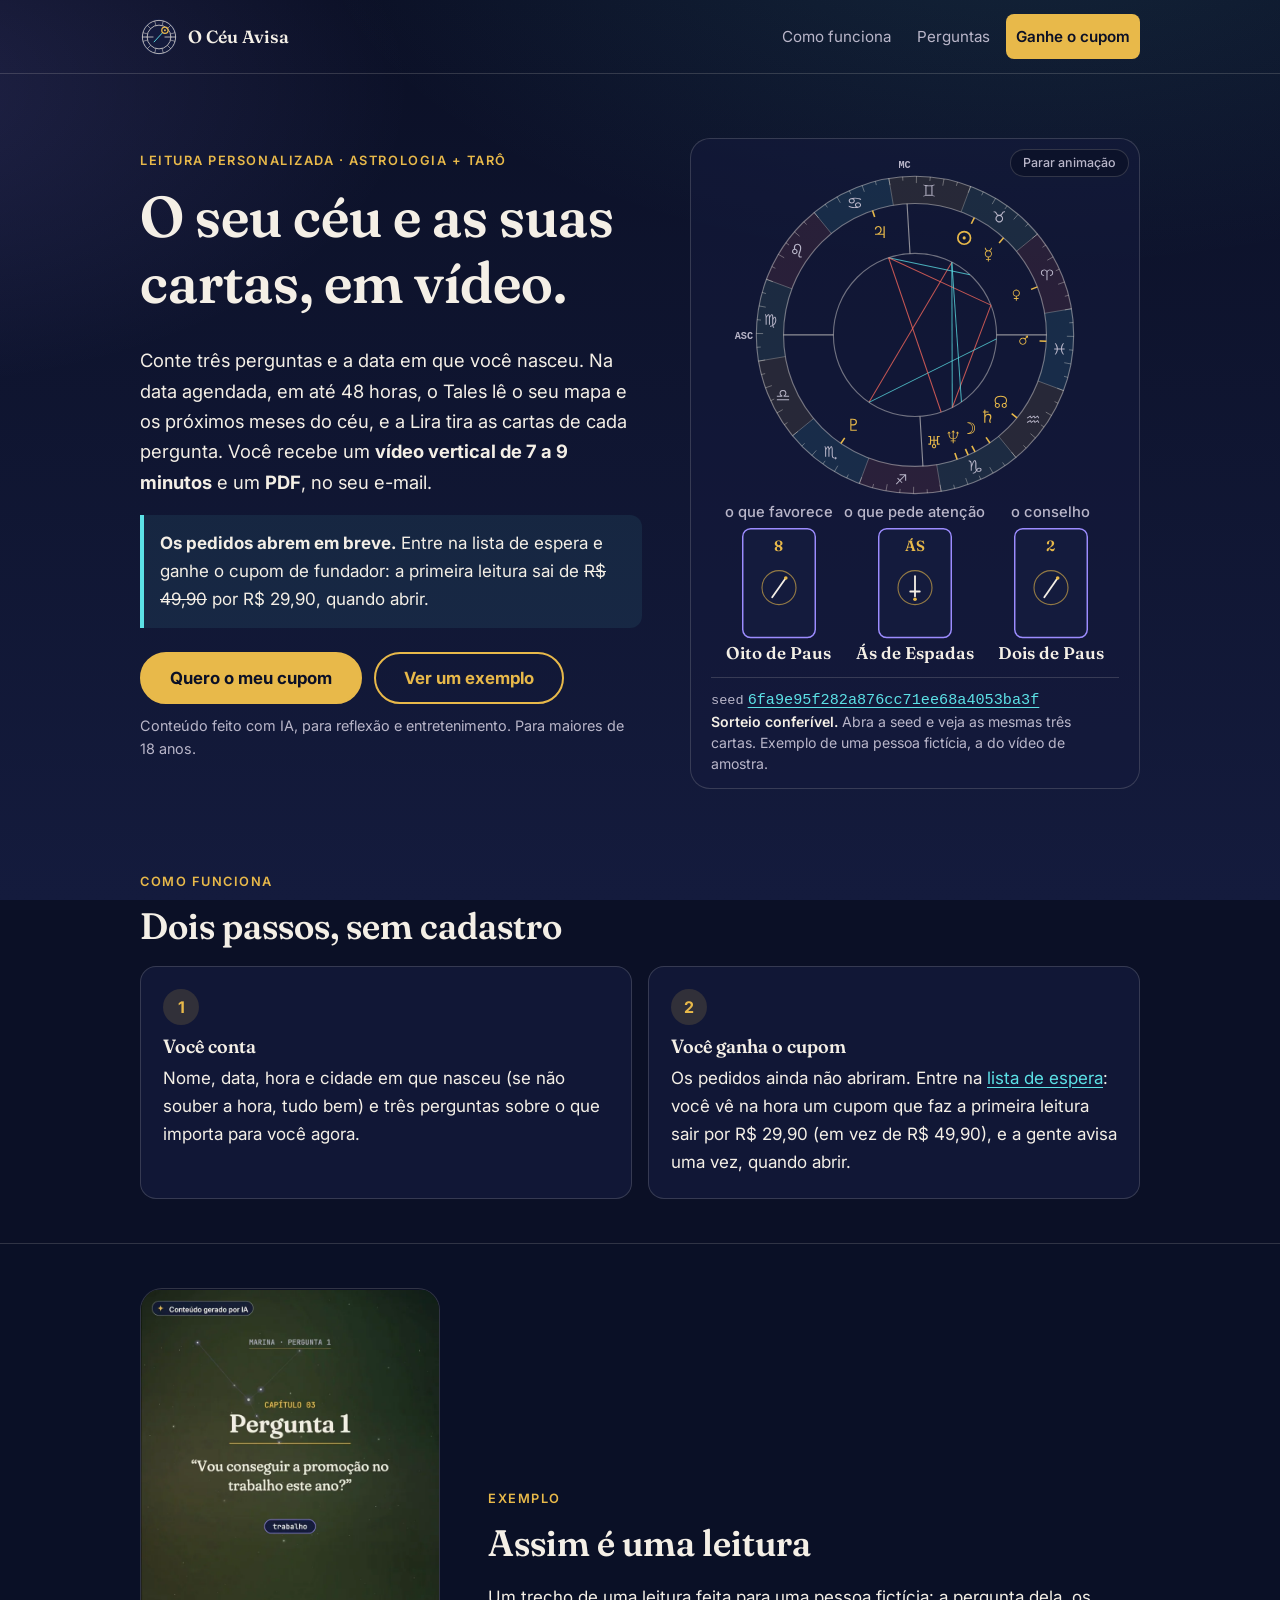
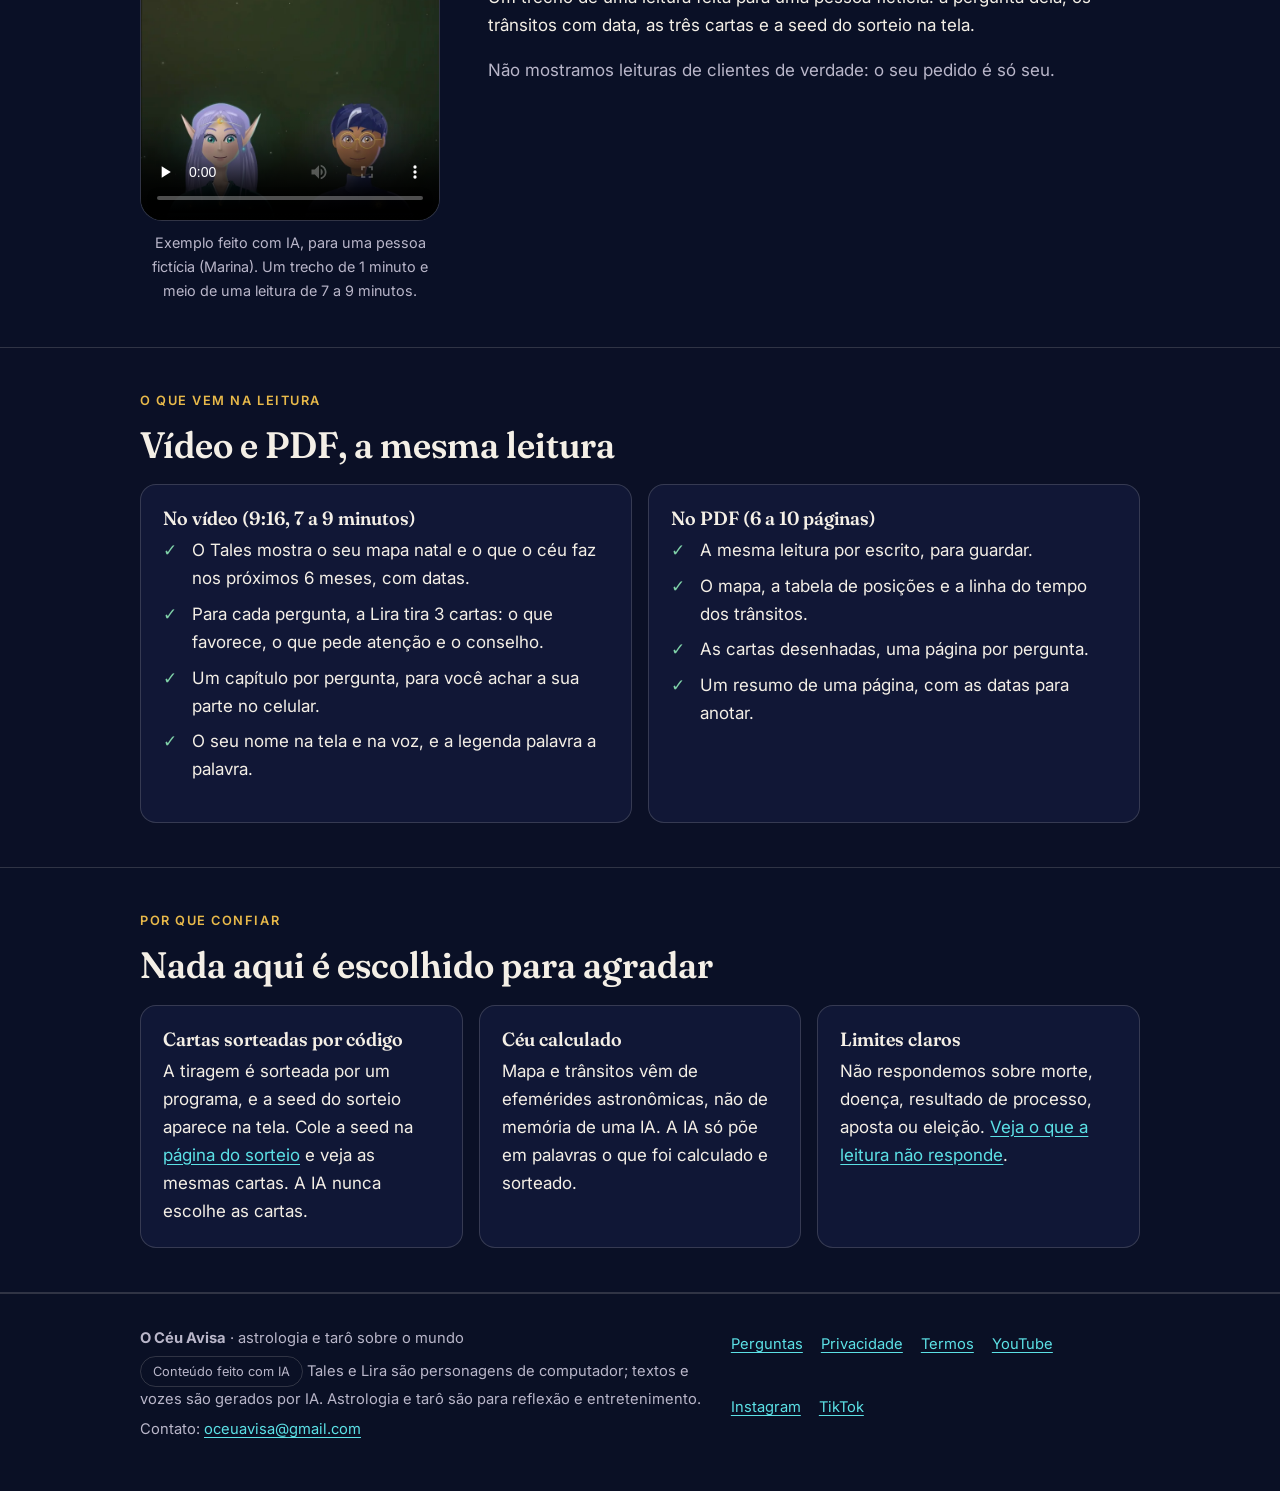
<file: index.html>
<!doctype html>
<html lang="pt-BR">
<head>
<meta charset="utf-8">
<meta name="viewport" content="width=device-width, initial-scale=1">
<title>O Céu Avisa — a sua leitura de astrologia e tarô em vídeo e PDF</title>
<meta name="description" content="Leitura personalizada com 3 perguntas: o Tales lê o seu mapa, a Lira tira as cartas. Vídeo de 7 a 9 minutos e PDF, entregues na data agendada, em até 48 horas. Conteúdo feito com IA.">

<meta name="referrer" content="no-referrer-when-downgrade">
<meta name="theme-color" content="#0B1026">
<link rel="canonical" href="https://oceuavisa.com.br/">
<meta property="og:site_name" content="O Céu Avisa">
<meta property="og:type" content="website">
<meta property="og:url" content="https://oceuavisa.com.br/">
<meta property="og:title" content="O Céu Avisa — a sua leitura de astrologia e tarô em vídeo e PDF">
<meta property="og:description" content="Leitura personalizada com 3 perguntas: o Tales lê o seu mapa, a Lira tira as cartas. Vídeo de 7 a 9 minutos e PDF, entregues na data agendada, em até 48 horas. Conteúdo feito com IA.">
<meta property="og:image" content="https://oceuavisa.com.br/ativos/og.jpg">
<meta property="og:image:type" content="image/jpeg">
<meta property="og:image:width" content="1200">
<meta property="og:image:height" content="630">
<meta property="og:image:alt" content="Tales e Lira, os apresentadores de IA do canal O Céu Avisa, sobre um céu estrelado">
<meta property="og:locale" content="pt_BR">
<meta name="twitter:card" content="summary_large_image">
<meta name="twitter:title" content="O Céu Avisa — a sua leitura de astrologia e tarô em vídeo e PDF">
<meta name="twitter:description" content="Leitura personalizada com 3 perguntas: o Tales lê o seu mapa, a Lira tira as cartas. Vídeo de 7 a 9 minutos e PDF, entregues na data agendada, em até 48 horas. Conteúdo feito com IA.">
<meta name="twitter:image" content="https://oceuavisa.com.br/ativos/og.jpg">
<link rel="icon" href="/foto-perfil.png">
<link rel="preload" href="/ativos/fontes/fraunces.woff2" as="font" type="font/woff2" crossorigin>
<script src="/ativos/config.js"></script>
<script src="/ativos/metrica.js"></script>
<link rel="stylesheet" href="/ativos/site.css?v=20261117a">
</head>
<body>
<a class="pular" href="#conteudo">Ir para o conteúdo</a>
<header class="topo"><div class="wrap">
  <a class="marca" href="/"><img src="/ativos/marca.svg" width="38" height="38" alt="">O Céu Avisa</a>
  <nav aria-label="Principal">
    <a class="opc" href="/#como-funciona">Como funciona</a>
    <a class="opc" href="/perguntas/">Perguntas</a>
    <a class="cta-mini so-venda" href="/leitura/">Quero a minha leitura</a>
    <a class="cta-mini so-espera" href="/leitura/#lista">Ganhe o cupom</a>
  </nav>
</div></header>
<main id="conteudo">

<section class="hero com-abertura"><div class="wrap">
  <div>
    <span class="sobre">Leitura personalizada · astrologia + tarô</span>
    <h1>O seu céu e as suas cartas, em vídeo.</h1>
    <p class="lead">Conte três perguntas e a data em que você nasceu. Na data agendada, em até 48 horas, o Tales lê o seu mapa e os próximos meses do céu, e a Lira tira as cartas de cada pergunta. Você recebe um <strong>vídeo vertical de 7 a 9 minutos</strong> e um <strong>PDF</strong>, no seu e-mail.</p>
    <p class="preco so-venda"><b>R$ 29,90</b> <s>R$ 49,90</s> <span class="suave pequeno">preço de lançamento</span></p>
    <div class="aviso info so-espera"><strong>Os pedidos abrem em breve.</strong> Entre na lista de espera e ganhe o cupom de fundador: a primeira leitura sai de <s>R$ 49,90</s> por R$ 29,90, quando abrir.</div>
    <div class="aviso info so-fechada nao-espera"><strong>Em breve.</strong> Estamos preparando a abertura dos pedidos. Enquanto isso, acompanhe os vídeos do canal e veja abaixo como a leitura vai funcionar.</div>
    <div class="acoes">
      <a class="btn so-venda" href="/leitura/">Quero a minha leitura</a>
      <a class="btn so-espera" href="/leitura/#lista">Quero o meu cupom</a>
      <a class="btn sec" href="#amostra">Ver um exemplo</a>
    </div>
    <p class="pequeno suave">Conteúdo feito com IA, para reflexão e entretenimento. Para maiores de 18 anos.</p>
  </div>
<!-- abertura:inicio (gerado por ferramentas/site/gerar_abertura.py; não editar à mão) -->
<style>.abertura{margin:0;position:relative;background:rgba(20,27,61,.55);border:1px solid var(--borda);border-radius:20px;padding:18px 20px 14px}.abertura>svg{display:block;width:100%;height:auto}.abertura .aro{fill:none;stroke:rgba(244,239,230,.42);stroke-width:1}.abertura .regua{stroke:rgba(244,239,230,.38);stroke-width:.8}.abertura .div{stroke:rgba(244,239,230,.3);stroke-width:.8}.abertura .gs{fill:#B9B6C9}.abertura .gp{fill:#E8B94A}.abertura .sol{fill:none;stroke:#E8B94A;stroke-width:1.5}.abertura .pos{stroke:#E8B94A;stroke-width:1.4}.abertura .eixo{stroke:rgba(244,239,230,.55);stroke-width:1}.abertura .rot-eixo{font:600 9px ui-monospace,Menlo,monospace;fill:#B9B6C9;text-anchor:middle}.abertura .asp-h{stroke:#5CE1E6;stroke-width:.9;stroke-opacity:.75}.abertura .asp-t{stroke:#FF6B5E;stroke-width:.9;stroke-opacity:.75}.abertura .carta{fill:#141B3D;stroke:#9C8CFF;stroke-width:1.3}.abertura .moldura{fill:none;stroke:rgba(156,140,255,.45);stroke-width:.8}.abertura .medalha{fill:none;stroke:rgba(232,185,74,.6);stroke-width:1}.abertura .nai{stroke:#F4EFE6;stroke-width:1.6;stroke-linecap:round;fill:none}.abertura .nai-p{fill:#E8B94A}.abertura .rank{font:600 13px var(--serif);fill:#E8B94A;text-anchor:middle}.abertura .rot-pos{font:500 13px var(--sans);fill:#B9B6C9;text-anchor:middle}.abertura .nome{font:600 15px var(--serif);fill:#F4EFE6;text-anchor:middle}.abertura .pl{transform-box:view-box;transform-origin:50% 50%}.abertura .verso,.abertura .frente{transform-box:fill-box;transform-origin:50% 50%}.abertura .verso{opacity:0}.abertura .seed{margin:12px 0 0;padding-top:10px;border-top:1px solid var(--borda);font-size:.88rem;line-height:1.5;color:var(--suave)}.abertura .seed a{font:500 .95rem/1.4 ui-monospace,Menlo,monospace;color:var(--ciano);display:inline-block;word-break:break-all}.abertura .rot-seed{font:500 .85rem ui-monospace,Menlo,monospace;color:var(--suave)}.abertura .seed strong{color:var(--marfim);font-weight:600}.abertura .parar-chk{position:absolute;opacity:0;width:1px;height:1px;margin:0}.abertura .parar{display:none;position:absolute;top:10px;right:10px;font-size:.78rem;line-height:1.4;color:var(--suave);border:1px solid var(--borda);border-radius:999px;padding:4px 12px;cursor:pointer;background:rgba(11,16,38,.7);margin:0;font-weight:500}.abertura .parar:hover{color:var(--marfim)}.abertura .parar-chk:focus-visible~.parar{outline:3px solid var(--ouro);outline-offset:2px}.abertura .parar .retomar,.abertura .parar-chk:checked~.parar .pausa{display:none}.abertura .parar-chk:checked~.parar .retomar{display:inline}@media(max-width:520px){.abertura{padding:12px 10px 12px;border-radius:16px}}@media(prefers-reduced-motion:no-preference){@keyframes s0{0%,10%{opacity:0}13.5%,100%{opacity:1}}@keyframes s1{0%,10.7%{opacity:0}14.2%,100%{opacity:1}}@keyframes s2{0%,11.4%{opacity:0}14.9%,100%{opacity:1}}@keyframes s3{0%,12.1%{opacity:0}15.6%,100%{opacity:1}}@keyframes s4{0%,12.8%{opacity:0}16.3%,100%{opacity:1}}@keyframes s5{0%,13.5%{opacity:0}17%,100%{opacity:1}}@keyframes s6{0%,14.2%{opacity:0}17.7%,100%{opacity:1}}@keyframes s7{0%,14.9%{opacity:0}18.4%,100%{opacity:1}}@keyframes s8{0%,15.6%{opacity:0}19.1%,100%{opacity:1}}@keyframes s9{0%,16.3%{opacity:0}19.8%,100%{opacity:1}}@keyframes s10{0%,17%{opacity:0}20.5%,100%{opacity:1}}@keyframes s11{0%,17.7%{opacity:0}21.2%,100%{opacity:1}}@keyframes reg{0%,9%{opacity:0}15%,100%{opacity:1}}@keyframes c0{0%,1.5%{stroke-dasharray:880;stroke-dashoffset:880}11.5%,100%{stroke-dasharray:880;stroke-dashoffset:0}}@keyframes c1{0%,3.3%{stroke-dasharray:729;stroke-dashoffset:729}13.3%,100%{stroke-dasharray:729;stroke-dashoffset:0}}@keyframes c2{0%,5.1%{stroke-dasharray:452;stroke-dashoffset:452}15.1%,100%{stroke-dasharray:452;stroke-dashoffset:0}}@keyframes e0t{0%,32%{opacity:0}35%,100%{opacity:1}}@keyframes e0{0%,32%{stroke-dasharray:44;stroke-dashoffset:44}38%,100%{stroke-dasharray:44;stroke-dashoffset:0}}@keyframes e1t{0%,32%{opacity:0}35%,100%{opacity:1}}@keyframes e1{0%,32%{stroke-dasharray:44;stroke-dashoffset:44}38%,100%{stroke-dasharray:44;stroke-dashoffset:0}}@keyframes a0{0%,35%{stroke-dasharray:128;stroke-dashoffset:128}41%,100%{stroke-dasharray:128;stroke-dashoffset:0}}@keyframes a1{0%,35.7%{stroke-dasharray:144;stroke-dashoffset:144}41.7%,100%{stroke-dasharray:144;stroke-dashoffset:0}}@keyframes a2{0%,36.4%{stroke-dasharray:97;stroke-dashoffset:97}42.4%,100%{stroke-dasharray:97;stroke-dashoffset:0}}@keyframes a3{0%,37.1%{stroke-dasharray:73;stroke-dashoffset:73}43.1%,100%{stroke-dasharray:73;stroke-dashoffset:0}}@keyframes a4{0%,37.8%{stroke-dasharray:100;stroke-dashoffset:100}43.8%,100%{stroke-dasharray:100;stroke-dashoffset:0}}@keyframes a5{0%,38.5%{stroke-dasharray:126;stroke-dashoffset:126}44.5%,100%{stroke-dasharray:126;stroke-dashoffset:0}}@keyframes a6{0%,39.2%{stroke-dasharray:144;stroke-dashoffset:144}45.2%,100%{stroke-dasharray:144;stroke-dashoffset:0}}@keyframes a7{0%,39.9%{stroke-dasharray:124;stroke-dashoffset:124}45.9%,100%{stroke-dasharray:124;stroke-dashoffset:0}}@keyframes p0{0%,20%{opacity:0;transform:rotate(-28deg)}26%,100%{opacity:1;transform:rotate(0)}}@keyframes p1{0%,21.1%{opacity:0;transform:rotate(-28deg)}27.1%,100%{opacity:1;transform:rotate(0)}}@keyframes p2{0%,22.2%{opacity:0;transform:rotate(-28deg)}28.2%,100%{opacity:1;transform:rotate(0)}}@keyframes p3{0%,23.3%{opacity:0;transform:rotate(-28deg)}29.3%,100%{opacity:1;transform:rotate(0)}}@keyframes p4{0%,24.4%{opacity:0;transform:rotate(-28deg)}30.4%,100%{opacity:1;transform:rotate(0)}}@keyframes p5{0%,25.5%{opacity:0;transform:rotate(-28deg)}31.5%,100%{opacity:1;transform:rotate(0)}}@keyframes p6{0%,26.6%{opacity:0;transform:rotate(-28deg)}32.6%,100%{opacity:1;transform:rotate(0)}}@keyframes p7{0%,27.7%{opacity:0;transform:rotate(-28deg)}33.7%,100%{opacity:1;transform:rotate(0)}}@keyframes p8{0%,28.8%{opacity:0;transform:rotate(-28deg)}34.8%,100%{opacity:1;transform:rotate(0)}}@keyframes p9{0%,29.9%{opacity:0;transform:rotate(-28deg)}35.9%,100%{opacity:1;transform:rotate(0)}}@keyframes p10{0%,31%{opacity:0;transform:rotate(-28deg)}37%,100%{opacity:1;transform:rotate(0)}}@keyframes k0v{0%,44%{transform:scaleX(1);opacity:1}46%{transform:scaleX(0);opacity:1}46.1%,100%{opacity:0}}@keyframes k0f{0%,46%{transform:scaleX(0)}48.2%,100%{transform:scaleX(1)}}@keyframes r0{0%,44%{opacity:0}47%,100%{opacity:1}}@keyframes d0{0%,39%{opacity:0;transform:translateY(8px)}43%,100%{opacity:1;transform:translateY(0)}}@keyframes n0{0%,47.5%{opacity:0}50.5%,100%{opacity:1}}@keyframes k1v{0%,51.2%{transform:scaleX(1);opacity:1}53.2%{transform:scaleX(0);opacity:1}53.3%,100%{opacity:0}}@keyframes k1f{0%,53.2%{transform:scaleX(0)}55.4%,100%{transform:scaleX(1)}}@keyframes r1{0%,51.2%{opacity:0}54.2%,100%{opacity:1}}@keyframes d1{0%,39.8%{opacity:0;transform:translateY(8px)}43.8%,100%{opacity:1;transform:translateY(0)}}@keyframes n1{0%,54.7%{opacity:0}57.7%,100%{opacity:1}}@keyframes k2v{0%,58.4%{transform:scaleX(1);opacity:1}60.4%{transform:scaleX(0);opacity:1}60.5%,100%{opacity:0}}@keyframes k2f{0%,60.4%{transform:scaleX(0)}62.6%,100%{transform:scaleX(1)}}@keyframes r2{0%,58.4%{opacity:0}61.4%,100%{opacity:1}}@keyframes d2{0%,40.6%{opacity:0;transform:translateY(8px)}44.6%,100%{opacity:1;transform:translateY(0)}}@keyframes n2{0%,61.9%{opacity:0}64.9%,100%{opacity:1}}@keyframes sl{0%,64.5%{background-position:100% 0;animation-timing-function:steps(32,end)}73.5%,100%{background-position:0 0}}@keyframes sc{0%,74%{opacity:0}78%,93.5%{opacity:1}98.5%,100%{opacity:0}}.a,.anim-ciclo{animation:10s cubic-bezier(.2,.7,.2,1) infinite}.s0{animation-name:s0}.s1{animation-name:s1}.s2{animation-name:s2}.s3{animation-name:s3}.s4{animation-name:s4}.s5{animation-name:s5}.s6{animation-name:s6}.s7{animation-name:s7}.s8{animation-name:s8}.s9{animation-name:s9}.s10{animation-name:s10}.s11{animation-name:s11}.reg{animation-name:reg}.c0{animation-name:c0}.c1{animation-name:c1}.c2{animation-name:c2}.e0t{animation-name:e0t}.e0{animation-name:e0}.e1t{animation-name:e1t}.e1{animation-name:e1}.a0{animation-name:a0}.a1{animation-name:a1}.a2{animation-name:a2}.a3{animation-name:a3}.a4{animation-name:a4}.a5{animation-name:a5}.a6{animation-name:a6}.a7{animation-name:a7}.p0{animation-name:p0}.p1{animation-name:p1}.p2{animation-name:p2}.p3{animation-name:p3}.p4{animation-name:p4}.p5{animation-name:p5}.p6{animation-name:p6}.p7{animation-name:p7}.p8{animation-name:p8}.p9{animation-name:p9}.p10{animation-name:p10}.k0v{animation-name:k0v;animation-timing-function:ease-in}.k0f{animation-name:k0f;animation-timing-function:ease-out}.r0{animation-name:r0}.d0{animation-name:d0}.n0{animation-name:n0}.k1v{animation-name:k1v;animation-timing-function:ease-in}.k1f{animation-name:k1f;animation-timing-function:ease-out}.r1{animation-name:r1}.d1{animation-name:d1}.n1{animation-name:n1}.k2v{animation-name:k2v;animation-timing-function:ease-in}.k2f{animation-name:k2f;animation-timing-function:ease-out}.r2{animation-name:r2}.d2{animation-name:d2}.n2{animation-name:n2}.sl{animation-name:sl}.sc{animation-name:sc}@keyframes ciclo{0%{opacity:0}2.5%,93.5%{opacity:1}98.5%,100%{opacity:0}}.abertura .anim-ciclo{animation-name:ciclo;animation-timing-function:linear}.abertura .parar{display:block}.abertura .seed a{background:linear-gradient(90deg,#5CE1E6 50%,#B9B6C9 50%) 0 0/200% 100%;-webkit-background-clip:text;background-clip:text;color:transparent;text-decoration-color:#5CE1E6}.abertura .parar-chk:checked~* *,.abertura .parar-chk:checked~*{animation:none!important}}</style>
<figure class="abertura">
<input type="checkbox" id="parar-anim" class="parar-chk">
<svg class="anim-ciclo" viewBox="0 0 360 448" role="img" aria-labelledby="ab-t ab-d" focusable="false"><title id="ab-t">Exemplo de leitura: o mapa e as cartas de uma pessoa fictícia</title><desc id="ab-d">A roda do mapa de nascimento, com os doze signos e os planetas nas posições calculadas (Sol em Touro, Lua em Capricórnio, Ascendente em Virgem), e as três cartas que a seed do sorteio tira: Oito de Paus no que favorece, Ás de Espadas no que pede atenção e Dois de Paus no conselho.</desc><svg x="0" y="0" width="360" height="304" viewBox="-180 -157 360 304" overflow="visible"><g class="a s0"><path d="M138.1 -23.1A140 140 0 0 0 108.1 -89L89.5 -73.8A116 116 0 0 1 114.4 -19.1Z" fill="#FF6B5E" fill-opacity=".1"/><path d="M114.4 -19.1L138.1 -23.1" class="div"/><path d="m116-48.3l0-6.4q0-1.1-.5-1.7q-.5-.6-1.5-.6q-.5 0-1 .3q-.4.3-.7.8q-.3.5-.3 1.1q0 .5.2 1q.3.4.8.7q.4.2.9.2l0 .8q-.8 0-1.5-.4q-.6-.3-1-.9q-.3-.6-.3-1.4q0-.9.3-1.6q.4-.6 1.1-1q.7-.3 1.5-.3q1 0 1.6.4q.6.4.9 1.3q.3-.9.9-1.3q.6-.4 1.6-.4q.8 0 1.4.3q.7.4 1.1 1q.4.7.4 1.6q0 .8-.3 1.4q-.4.6-1 .9q-.7.4-1.5.4l0-.8q.5 0 .9-.2q.5-.3.8-.7q.2-.5.2-1q0-.6-.3-1.1q-.3-.5-.7-.8q-.5-.3-1-.3q-1 0-1.5.6q-.6.7-.6 1.7l0 6.4z" class="gs"/></g><g class="a s1"><path d="M108.1 -89A140 140 0 0 0 49.1 -131.1L40.7 -108.6A116 116 0 0 1 89.5 -73.8Z" fill="#7FD1A8" fill-opacity=".1"/><path d="M89.5 -73.8L108.1 -89" class="div"/><path d="m74.4-99.3q-.7 0-1.3-.2q-.6-.3-1.1-.7q-.5-.5-.8-1.1q-.2-.6-.2-1.3q0-.6.2-1.2q.2-.5.6-1q.4-.4.9-.7q-.5-.3-.8-.7q-.3-.3-.5-.8q-.3-.6-.6-.8q-.2-.3-.6-.4q-.3-.1-.8-.1l0-.8q.6 0 1.1.1q.5 0 .9.4q.1.2.3.4q.1.2.3.5q.2.5.6.9q.3.4.7.6q.5.2 1.1.2q.5 0 1-.2q.5-.2.8-.7q.2-.2.4-.4q.1-.2.2-.4q.2-.5.6-.9q.4-.4.9-.4q.3-.1.5-.1q.3 0 .6 0l0 .8q-.6 0-.9.1q-.3.1-.5.4q-.3.2-.6.8q-.2.4-.6.8q-.3.4-.8.7q.6.3.9.7q.4.5.6 1q.2.6.2 1.2q0 .7-.2 1.3q-.3.6-.7 1.1q-.5.4-1.1.7q-.6.2-1.3.2zm0-.9q.6 0 1.1-.4q.6-.3.9-.9q.4-.5.4-1.1q0-.7-.4-1.2q-.3-.6-.9-.9q-.5-.3-1.1-.3q-.7 0-1.2.3q-.6.3-.9.9q-.3.5-.3 1.2q0 .6.3 1.1q.3.6.9.9q.5.4 1.2.4z" class="gs"/></g><g class="a s2"><path d="M49.1 -131.1A140 140 0 0 0 -23.1 -138.1L-19.1 -114.4A116 116 0 0 1 40.7 -108.6Z" fill="#E8B94A" fill-opacity=".1"/><path d="M40.7 -108.6L49.1 -131.1" class="div"/><path d="m7.5-122l0-.8q.4-.2.9-.3q.4-.1.8-.2l0-8.2q-.5-.1-1-.3q-.4-.1-.7-.2l0-.8q1 .4 2.2.6q1.2.3 2.6.3q2.8 0 4.9-.9l0 .8q-.8.3-1.8.5l0 8.2q.5.1.9.2q.4.1.9.3l0 .8q-1.2-.5-2.4-.7q-1.1-.2-2.5-.2q-1.3 0-2.5.2q-1.2.2-2.3.7zm2.6-1.5q.6-.1 1.1-.2q.5 0 1.1 0q.6 0 1.1 0q.6.1 1.1.2l0-7.8q-.5.1-1.1.2q-.5 0-1.1 0q-.5 0-1.1 0q-.5-.1-1.1-.2z" class="gs"/></g><g class="a s3"><path d="M-23.1 -138.1A140 140 0 0 0 -89 -108.1L-73.8 -89.5A116 116 0 0 1 -19.1 -114.4Z" fill="#5CE1E6" fill-opacity=".1"/><path d="M-19.1 -114.4L-23.1 -138.1" class="div"/><path d="m-55.8-116q-1.2 0-2-.7q-.7-.6-.7-1.6q0-.7.3-1.2q.3-.6 1-.9q.7-.4 1.7-.5q1.1-.2 2.6-.2q.9 0 1.9.2q.9.1 1.8.4q.9.2 1.6.5l0 .9q-1.1-.6-2.5-.9q-1.4-.3-2.8-.3q-.5 0-.9.1q-.3 0-.6.1q.6.1.9.6q.4.4.4 1.2q0 1-.8 1.6q-.7.7-1.9.7zm2.6 4.1q-.7 0-1.4-.1q-.8 0-1.5-.2q-.7-.2-1.4-.4q-.6-.2-1-.4l0-.9q1.2.6 2.5.9q1.4.3 2.8.3q.5 0 .9-.1q.4 0 .6-.1q-.5 0-.9-.5q-.4-.5-.4-1.3q0-.7.4-1.2q.3-.5.9-.8q.6-.3 1.4-.3q1.3 0 2 .7q.7.6.7 1.6q0 .7-.3 1.2q-.3.6-1 .9q-.6.4-1.7.5q-1.1.2-2.6.2zm-2.6-4.9q.8 0 1.3-.4q.4-.4.4-1.1q0-.7-.4-1.1q-.5-.4-1.3-.4q-.8 0-1.2.4q-.5.4-.5 1.1q0 .7.5 1.1q.4.4 1.2.4zm5.5 3.6q.8 0 1.3-.4q.4-.4.4-1.1q0-.7-.4-1.1q-.5-.4-1.3-.4q-.8 0-1.2.4q-.5.4-.5 1.1q0 .7.5 1.1q.5.4 1.2.4z" class="gs"/></g><g class="a s4"><path d="M-89 -108.1A140 140 0 0 0 -131.1 -49.1L-108.6 -40.7A116 116 0 0 1 -73.8 -89.5Z" fill="#FF6B5E" fill-opacity=".1"/><path d="M-73.8 -89.5L-89 -108.1" class="div"/><path d="m-101.1-68.3q-.8 0-1.4-.5q-.5-.6-.5-1.5q0-.6.2-1.4q.3-.7.6-1.6q.4-.9.6-1.8q.2-.8.2-1.6q0-.9-.3-1.5q-.3-.7-.8-1q-.5-.4-1.2-.4q-1 0-1.5.7q-.6.6-.6 1.8q0 .2 0 .5q0 .3.1.5q.6.1 1 .4q.5.4.8.9q.3.5.3 1.1q0 .7-.3 1.2q-.4.6-.9.9q-.6.4-1.2.4q-.7 0-1.2-.4q-.6-.3-1-.9q-.3-.5-.3-1.2q0-.5.3-1q.2-.5.6-.9q.4-.3.9-.4q-.1-.3-.1-.5q-.1-.3-.1-.6q0-1 .4-1.7q.5-.8 1.2-1.2q.7-.5 1.7-.5q.9 0 1.6.5q.8.5 1.2 1.3q.4.8.4 2q0 .5-.1 1.1q0 .6-.3 1.3q-.2.7-.6 1.7q-.2.7-.4 1.3q-.1.5-.1.9q0 .6.2.9q.3.2.8.2q.2 0 .3 0q.2-.1.4-.1l.3.8q-.3.2-.6.3q-.3 0-.6 0zm-4.9-3.9q.3 0 .7-.2q.3-.2.5-.5q.2-.4.2-.8q0-.4-.2-.7q-.2-.3-.5-.5q-.4-.2-.7-.2q-.4 0-.8.2q-.3.2-.5.5q-.2.3-.2.7q0 .4.2.8q.2.3.5.5q.4.2.8.2z" class="gs"/></g><g class="a s5"><path d="M-131.1 -49.1A140 140 0 0 0 -138.1 23.1L-114.4 19.1A116 116 0 0 1 -108.6 -40.7Z" fill="#7FD1A8" fill-opacity=".1"/><path d="M-108.6 -40.7L-131.1 -49.1" class="div"/><path d="m-125.1-6.3q-.2-.2-.4-.6q-.2-.4-.3-.9q-.5.2-1 .4q-.5.2-1 .3l0-.9q.5 0 1-.2q.4-.2.9-.4q-.1-.3-.1-.5q0-.2 0-.4l0-6.4q0-.5-.1-1q-.1-.5-.3-.7q-.1.1-.3.4q-.2.2-.4.5q-.2.3-.4.7q-.2.3-.3.6q-.2.2-.2.4l0 6l-.9 0l0-6.7q0-.5-.1-1q-.1-.5-.3-.9q-.1.1-.3.4q-.2.2-.4.5q-.2.3-.4.7q-.2.3-.4.6q-.1.2-.1.4l0 6l-.9 0l0-6.8q0-.4-.1-.7q0-.4-.2-.9q-.1-.4-.3-.9l.7 0q.2.3.4.7q.2.5.3 1.1q.1-.2.3-.5q.3-.4.6-.8q.3-.3.5-.5l.8 0q.2.3.4.9q.2.5.3.9q.1-.2.3-.5q.3-.4.6-.8q.3-.3.5-.5l.8 0q.5.6.7 1.2q.1.6.1 1.2l0 1.1q.2-.3.5-.7q.3-.4.6-.6l.7 0q.4.4.6 1.2q.3.8.3 1.8q0 .9-.3 1.8q-.3.9-.8 1.6q-.6.8-1.5 1.4q.1.5.3 1q.2.5.6 1zm0-3q.6-.5 1-1.1q.4-.6.6-1.3q.2-.6.2-1.4q0-.8-.1-1.3q-.1-.6-.4-1q-.1.1-.3.3q-.2.3-.4.6q-.2.3-.3.6q-.2.3-.3.5z" class="gs"/></g><g class="a s6"><path d="M-138.1 23.1A140 140 0 0 0 -108.1 89L-89.5 73.8A116 116 0 0 1 -114.4 19.1Z" fill="#E8B94A" fill-opacity=".1"/><path d="M-114.4 19.1L-138.1 23.1" class="div"/><path d="m-121.9 54.5l0-.9l3.4 0q-.5-.4-.7-.9q-.3-.6-.3-1.2q0-.8.4-1.5q.4-.7 1.1-1.1q.7-.4 1.5-.4q.9 0 1.6.4q.6.4 1 1.1q.4.7.4 1.5q0 .5-.3 1.1q-.2.6-.7 1l3.4 0l0 .9l-4.8 0l0-1q.5-.1.8-.4q.3-.3.5-.8q.2-.4.2-.8q0-.6-.3-1.1q-.2-.5-.7-.8q-.5-.2-1.1-.2q-.6 0-1.1.2q-.5.3-.7.8q-.3.5-.3 1.1q0 .4.2.8q.2.5.6.8q.3.3.7.4l0 1zm0 3.1l0-.9l10.8 0l0 .9z" class="gs"/></g><g class="a s7"><path d="M-108.1 89A140 140 0 0 0 -49.1 131.1L-40.7 108.6A116 116 0 0 1 -89.5 73.8Z" fill="#5CE1E6" fill-opacity=".1"/><path d="M-89.5 73.8L-108.1 89" class="div"/><path d="m-70.6 110.1l.2-1l-.5 0q-1 0-1.6-.4q-.5-.4-.7-1.2q-.3-.8-.3-2.2l0-4.6q0-.5-.1-1q-.1-.5-.3-.7q-.1.1-.3.3q-.2.3-.4.6q-.2.3-.4.7q-.2.3-.3.6q-.2.2-.2.4l0 6l-.9 0l0-6.7q0-.5-.1-1q-.1-.5-.3-.9q-.2.1-.4.4q-.3.4-.6.8q-.2.4-.4.8q-.2.4-.2.6l0 6l-.9 0l0-6.8q0-.4-.1-.7q-.1-.4-.2-.9q-.1-.4-.3-.9l.7 0q.2.3.4.7q.1.5.3 1.1q.1-.2.3-.5q.3-.4.6-.8q.3-.3.5-.5l.8 0q.2.3.4.9q.2.5.3.9q.1-.2.4-.5q.2-.4.5-.8q.3-.3.5-.5l.8 0q.4.6.6 1.2q.2.6.2 1.2l0 4.6q0 1.1.2 1.8q.1.7.5.9q.4.3 1 .3l.5 0l-.2-.9l1.8 1.3z" class="gs"/></g><g class="a s8"><path d="M-49.1 131.1A140 140 0 0 0 23.1 138.1L19.1 114.4A116 116 0 0 1 -40.7 108.6Z" fill="#FF6B5E" fill-opacity=".1"/><path d="M-40.7 108.6L-49.1 131.1" class="div"/><path d="m-16.2 131.9l-.6-.6l2.8-2.9l-1.7-1.7l.6-.6l1.7 1.7l4.1-4l-4.3 0l0-.9l5.5 0l.3.3l0 5.4l-.9 0l0-4.3l-4.1 4.1l1.7 1.8l-.5.5l-1.8-1.7z" class="gs"/></g><g class="a s9"><path d="M23.1 138.1A140 140 0 0 0 89 108.1L73.8 89.5A116 116 0 0 1 19.1 114.4Z" fill="#7FD1A8" fill-opacity=".1"/><path d="M19.1 114.4L23.1 138.1" class="div"/><path d="m51 122.4l0-.7q.6 0 1.1-.2q.5-.3.9-.8q.4-.5.8-1.3q-.3-.5-.4-1.2q-.2-.7-.2-1.4l0-3.6q0-.6-.1-1q-.1-.5-.5-.9q-.2.1-.5.5q-.2.5-.5 1q-.2.6-.5 1.2q-.3.6-.5 1.2q-.2.7-.4 1.2q-.1.5-.1.8l0 2.7l-.9 0l0-4.7q0-.9 0-1.4q-.1-.6-.2-1q-.2-.7-.6-1q-.4-.4-1-.4l0-.8q.9 0 1.5.4q.6.4.9 1.3q.3.9.3 2.3l0 0q.1-.4.4-1q.2-.7.5-1.3q.4-.6.7-1.1q.3-.4.4-.6l1.2 0q.2.3.4.7q.2.4.3.9q.2.4.2.7l0 3.8q0 .7 0 1.1q.1.4.2.7q.5-.8 1.1-1q.5-.3 1.2-.3q.9 0 1.5.5q.5.4.5 1.2q0 .9-.7 1.4q-.6.5-1.6.5q-.6 0-1.1-.1q-.4-.2-.9-.7q-.3.8-.9 1.3q-.5.5-1.1.8q-.7.3-1.4.3zm5.4-2.4q.7 0 1.1-.3q.3-.3.3-.8q0-.4-.3-.7q-.3-.3-.8-.3q-.4 0-.7.2q-.3.1-.6.4q-.3.3-.6.8q.3.2.7.5q.5.2.9.2z" class="gs"/></g><g class="a s10"><path d="M89 108.1A140 140 0 0 0 131.1 49.1L108.6 40.7A116 116 0 0 1 73.8 89.5Z" fill="#E8B94A" fill-opacity=".1"/><path d="M73.8 89.5L89 108.1" class="div"/><path d="m99.1 73.8l-.4-.8l3.2-1.9l.8 1.5l2.4-1.5l.9 1.5l2.4-1.5l1.2 2.2l-.7.5l-.8-1.6l-2.4 1.6l-.9-1.6l-2.4 1.6l-.8-1.6zm0 3.9l-.4-.8l3.2-1.9l.8 1.5l2.4-1.5l.9 1.5l2.4-1.5l1.2 2.2l-.7.5l-.8-1.6l-2.4 1.6l-.9-1.6l-2.4 1.6l-.8-1.6z" class="gs"/></g><g class="a s11"><path d="M131.1 49.1A140 140 0 0 0 138.1 -23.1L114.4 -19.1A116 116 0 0 1 108.6 40.7Z" fill="#5CE1E6" fill-opacity=".1"/><path d="M108.6 40.7L131.1 49.1" class="div"/><path d="m123.3 17.2q.8-1.1 1.2-2.2q.5-1.1.6-2.2l-2.3 0l0-.9l2.3 0q-.1-1.1-.6-2.2q-.4-1.1-1.2-2.3l.9 0q.9 1 1.3 2.2q.5 1.1.6 2.3l2.7 0q0-1.2.4-2.3q.5-1.2 1.4-2.2l.9 0q-.8 1.1-1.3 2.3q-.4 1.1-.5 2.2l2.3 0l0 .9l-2.3 0q.1 1 .5 2.2q.5 1.1 1.3 2.2l-.9 0q-.9-1-1.4-2.1q-.4-1.1-.4-2.3l-2.7 0q-.1 1.2-.6 2.3q-.4 1.1-1.3 2.1z" class="gs"/></g><path class="a reg regua" d="M138.1 -23.1L132.2 -22.1M135.6 -35L132.2 -34.1M132 -46.7L126.3 -44.7M127.4 -58L124.2 -56.6M121.9 -68.9L116.7 -65.9M115.4 -79.3L112.5 -77.3M108.1 -89L103.4 -85.2M99.9 -98.1L97.4 -95.6M91 -106.4L87.1 -101.9M81.3 -113.9L79.3 -111.1M71.1 -120.6L68.1 -115.4M60.3 -126.3L58.8 -123.2M49.1 -131.1L47 -125.5M37.5 -134.9L36.5 -131.5M25.6 -137.6L24.5 -131.7M13.5 -139.4L13.1 -135.9M1.3 -140L1.2 -134M-10.9 -139.6L-10.7 -136.1M-23.1 -138.1L-22.1 -132.2M-35 -135.6L-34.1 -132.2M-46.7 -132L-44.7 -126.3M-58 -127.4L-56.6 -124.2M-68.9 -121.9L-65.9 -116.7M-79.3 -115.4L-77.3 -112.5M-89 -108.1L-85.2 -103.4M-98.1 -99.9L-95.6 -97.4M-106.4 -91L-101.9 -87.1M-113.9 -81.3L-111.1 -79.3M-120.6 -71.1L-115.4 -68.1M-126.3 -60.3L-123.2 -58.8M-131.1 -49.1L-125.5 -47M-134.9 -37.5L-131.5 -36.5M-137.6 -25.6L-131.7 -24.5M-139.4 -13.5L-135.9 -13.1M-140 -1.3L-134 -1.2M-139.6 10.9L-136.1 10.7M-138.1 23.1L-132.2 22.1M-135.6 35L-132.2 34.1M-132 46.7L-126.3 44.7M-127.4 58L-124.2 56.6M-121.9 68.9L-116.7 65.9M-115.4 79.3L-112.5 77.3M-108.1 89L-103.4 85.2M-99.9 98.1L-97.4 95.6M-91 106.4L-87.1 101.9M-81.3 113.9L-79.3 111.1M-71.1 120.6L-68.1 115.4M-60.3 126.3L-58.8 123.2M-49.1 131.1L-47 125.5M-37.5 134.9L-36.5 131.5M-25.6 137.6L-24.5 131.7M-13.5 139.4L-13.1 135.9M-1.3 140L-1.2 134M10.9 139.6L10.7 136.1M23.1 138.1L22.1 132.2M35 135.6L34.1 132.2M46.7 132L44.7 126.3M58 127.4L56.6 124.2M68.9 121.9L65.9 116.7M79.3 115.4L77.3 112.5M89 108.1L85.2 103.4M98.1 99.9L95.6 97.4M106.4 91L101.9 87.1M113.9 81.3L111.1 79.3M120.6 71.1L115.4 68.1M126.3 60.3L123.2 58.8M131.1 49.1L125.5 47M134.9 37.5L131.5 36.5M137.6 25.6L131.7 24.5M139.4 13.5L135.9 13.1M140 1.3L134 1.2M139.6 -10.9L136.1 -10.7"/><circle r="140" class="aro a c0"/><circle r="116" class="aro a c1"/><circle r="72" class="aro a c2"/><g class="a e0t"><path class="eixo a e0" d="M-72 0L-116 0M72 0L116 0"/><text x="-151" y="3.5" class="rot-eixo">ASC</text></g><g class="a e1t"><path class="eixo a e1" d="M-4.4 -71.9L-7 -115.8M4.4 71.9L7 115.8"/><text x="-9.2" y="-147.2" class="rot-eixo">MC</text></g><path class="asp-h a a0" d="M32.5 -64.2L32.9 64"/><path class="asp-t a a1" d="M32.5 -64.2L-40.6 59.5"/><path class="asp-t a a2" d="M32.9 64L67 -26.3"/><path class="asp-h a a3" d="M48.5 -53.2L-23.3 -68.1"/><path class="asp-t a a4" d="M67 -26.3L-23.3 -68.1"/><path class="asp-h a a5" d="M71.9 3.5L-40.6 59.5"/><path class="asp-t a a6" d="M-23.3 -68.1L23.1 68.2"/><path class="asp-h a a7" d="M32.5 -64.2L41 59.2"/><g class="pl a p0"><path d="M-65.4 95.8L-62 90.8" class="pos"/><path d="m-57.1 84.6l0-10.7l2.1 0q2 0 2.9.7q.9.7.9 2.3q0 1-.5 1.7q-.4.7-1.3 1q-.9.3-2.3.3l-.8 0l0 3.8l4.8 0l0 .9zm1-5.7l1 0q.9 0 1.6-.2q.6-.2.9-.7q.3-.4.3-1.1q0-1-.7-1.6q-.6-.5-1.8-.5l-1.3 0z" class="gp"/></g><g class="pl a p1"><path d="M37.2 109.9L35.2 104.2" class="pos"/><path d="m16.8 100q-.5 0-.9-.2q-.5-.3-.7-.8q-.3-.4-.3-.9q0-.7.4-1.2q.4-.5 1-.6l0-3l-2.1 0l0 3.5l-2.4 0l0-1l1.4 0l0-5.7l-1.4 0l0-1l2.4 0l0 3.3l2.1 0l0-3.3l1 0l0 3.3l2 0l0-3.3l2.5 0l0 1l-1.4 0l0 5.7l1.4 0l0 1l-2.5 0l0-3.5l-2 0l0 2.9q.6.2 1 .7q.4.5.4 1.2q0 .5-.3.9q-.2.4-.6.7q-.5.3-1 .3zm0-1q.4 0 .7-.2q.3-.3.3-.7q0-.4-.3-.7q-.3-.3-.7-.3q-.4 0-.7.3q-.3.3-.3.7q0 .4.3.7q.3.2.7.2z" class="gp"/></g><g class="pl a p2"><path d="M46.9 106.1L44.5 100.6" class="pos"/><path d="m33.3 95.6l0-1.7l-1.8 0l0-.7l1.8 0l0-1.2q-1.8-.1-2.7-1.2q-1-1.2-1-3.3l0-.8l-1.2.2l1.6-1.7l1.6 1.7l-1.2-.2l0 .8q0 1.7.7 2.7q.8 1 2.2 1.1l0-5.5l-1.2.2l1.6-1.8l1.6 1.8l-1.2-.2l0 5.5q1.4-.1 2.2-1.1q.8-1 .8-2.7l0-.8l-1.2.2l1.6-1.7l1.5 1.7l-1.2-.2l0 .8q0 2.1-1 3.3q-.9 1.1-2.7 1.2l0 1.2l1.8 0l0 .7l-1.8 0l0 1.7z" class="gp"/></g><g class="pl a p3"><path d="M53 103.2L50.2 97.9" class="pos"/><path d="m47.6 87.4q-.4 0-.8 0q-.4 0-.7-.2l0-.4q1.3 0 2.3-.6q1-.6 1.6-1.6q.5-1 .5-2.4q0-1.3-.5-2.3q-.6-1-1.6-1.6q-1-.6-2.3-.6l0-.5q.7-.2 1.5-.2q1.2 0 2.2.4q1 .4 1.7 1q.7.7 1.1 1.7q.4 1 .4 2.1q0 1.6-.7 2.7q-.7 1.2-1.9 1.9q-1.2.6-2.8.6zm0-.4q1 0 1.9-.4q.8-.4 1.5-1q.6-.7 1-1.5q.3-.9.3-1.9q0-1-.3-1.9q-.4-.8-1-1.5q-.7-.6-1.5-1q-.9-.3-1.9-.3q1.1.2 1.9.9q.8.7 1.2 1.7q.4 1 .4 2.1q0 1.2-.4 2.2q-.4 1-1.2 1.7q-.8.7-1.9.9z" class="gp"/></g><g class="pl a p4"><path d="M66.1 95.3L62.7 90.4" class="pos"/><path d="m61.1 77.5l0-9.1l-1.2 0l0-.8l1.2 0l0-1.5l1 0l0 1.5l2.8 0l0 .8l-2.8 0l0 1.4q0 .3 0 .5q0 .3 0 .6l0 0q.4-.6 1-1q.7-.3 1.6-.3q1.4 0 2.1.7q.6.8.6 2.2q0 .3-.1.7q-.1.5-.3 1q-.3.5-.4.9q-.1.4-.1.6q0 .5.2 1q.2.5.4.8l-1.1 0q-.3-.3-.4-.8q-.2-.6-.2-1.1q0-.3.2-.7q.1-.4.3-.9q.2-.5.3-.9q.1-.4.1-.6q0-1.1-.5-1.5q-.4-.4-1.3-.4q-.8 0-1.3.3q-.5.3-.8 1q-.3.7-.3 1.8l0 3.8z" class="gp"/></g><g class="pl a p5"><path d="M90 73.2L85.3 69.4" class="pos"/><path d="m72.7 64.4q-.6 0-1.1-.3q-.5-.3-.8-.8q-.4-.5-.4-1.1q0-.5.2-.9q.2-.4.5-.7q-.9-1.4-.9-2.7q0-1.3.6-2.2q.7-1 2-1.5q1.2-.6 2.9-.6q1.8 0 3 .6q1.2.5 1.9 1.5q.6.9.6 2.2q0 1.3-.9 2.7q.3.3.5.7q.2.4.2.9q0 .6-.3 1.1q-.3.5-.8.8q-.5.3-1.1.3q-.6 0-1.1-.3q-.5-.3-.9-.8q-.3-.5-.3-1.1q0-.6.3-1.2q.4-.5.9-.8q.5-.2 1.1-.2q.1 0 .3 0q.2 0 .5.1q.3-.5.5-1.1q.2-.6.2-1.1q0-1-.5-1.8q-.6-.7-1.6-1.1q-1-.4-2.5-.4q-1.4 0-2.5.4q-1 .4-1.5 1.1q-.5.8-.5 1.8q0 .5.1 1.1q.2.5.6 1.1q.2-.1.4-.1q.2 0 .4 0q.6 0 1.1.2q.5.3.8.8q.3.6.3 1.2q0 .6-.3 1.1q-.3.5-.8.8q-.5.3-1.1.3zm0-.9q.3 0 .6-.1q.3-.2.5-.5q.2-.3.2-.7q0-.4-.2-.7q-.2-.3-.5-.5q-.3-.1-.6-.1q-.4 0-.7.1q-.3.2-.5.5q-.2.3-.2.7q0 .3.2.6q.2.3.5.5q.3.2.7.2zm6.1 0q.3 0 .6-.2q.3-.2.5-.5q.2-.3.2-.6q0-.4-.2-.7q-.2-.3-.5-.5q-.3-.1-.6-.1q-.4 0-.7.1q-.3.2-.5.5q-.2.3-.2.7q0 .3.2.6q.2.3.5.5q.3.2.7.2z" class="gp"/></g><g class="pl a p6"><path d="M115.9 5.6L109.9 5.3" class="pos"/><path d="m95.1 8.6q-.8 0-1.5-.4q-.7-.4-1.1-1.1q-.5-.7-.5-1.6q0-.8.5-1.5q.4-.7 1.1-1.2q.7-.4 1.5-.4q.6 0 1.1.1q.4.2.8.5l1.4-1.5l-1.2-.6l2.5-.3l.1 2.6l-.8-1.2l-1.4 1.6q.3.4.5.9q.2.5.2 1q0 .9-.5 1.6q-.4.7-1.1 1.1q-.7.4-1.6.4zm0-.7q.7 0 1.2-.3q.6-.4.9-.9q.3-.5.3-1.2q0-.6-.3-1.2q-.3-.5-.9-.8q-.5-.3-1.2-.3q-.6 0-1.1.3q-.6.3-.9.8q-.3.6-.3 1.2q0 .7.3 1.2q.3.5.9.9q.5.3 1.1.3z" class="gp"/></g><g class="pl a p7"><path d="M108 -42.4L102.4 -40.2" class="pos"/><path d="m89-30.1l0-1.7l-1.8 0l0-.7l1.8 0l0-1.3q-.8-.1-1.4-.5q-.6-.5-.9-1.2q-.4-.6-.4-1.4q0-.8.4-1.5q.4-.7 1.1-1.1q.7-.5 1.6-.5q.8 0 1.6.5q.7.4 1.1 1.1q.4.7.4 1.5q0 .8-.3 1.4q-.4.7-1 1.2q-.6.4-1.4.5l0 1.3l1.6 0l0 .7l-1.6 0l0 1.7zm.4-4.4q.6 0 1.1-.4q.6-.3.9-.8q.3-.5.3-1.2q0-.6-.3-1.1q-.3-.6-.9-.9q-.5-.3-1.1-.3q-.7 0-1.2.3q-.6.3-.9.9q-.3.5-.3 1.1q0 .7.3 1.2q.3.5.9.8q.5.4 1.2.4z" class="gp"/></g><g class="pl a p8"><path d="M78.2 -85.7L74.2 -81.2" class="pos"/><path d="m64.3-64.8l0-1.6l-1.7 0l0-.7l1.7 0l0-1.3q-.7-.2-1.3-.6q-.7-.4-1-1.1q-.4-.7-.4-1.5q0-.8.4-1.5q.5-.7 1.2-1.2q-.7-.4-1.2-1.1q-.4-.7-.4-1.6l.8 0q0 .6.3 1.2q.3.5.8.9q.6.3 1.2.3q.7 0 1.3-.3q.5-.4.8-.9q.3-.6.3-1.2l.7 0q0 .9-.4 1.6q-.4.7-1.2 1.1q.8.5 1.2 1.2q.4.7.4 1.5q0 .8-.4 1.5q-.3.7-.9 1.1q-.6.4-1.4.6l0 1.3l1.8 0l0 .7l-1.8 0l0 1.6zm.4-4.4q.7 0 1.3-.3q.5-.3.8-.8q.3-.6.3-1.3q0-.6-.3-1.1q-.3-.5-.8-.9q-.6-.3-1.3-.3q-.6 0-1.2.3q-.5.4-.8.9q-.3.5-.3 1.1q0 .7.3 1.3q.3.5.8.8q.6.3 1.2.3z" class="gp"/></g><g class="pl a p9"><path d="M52.4 -103.5L49.7 -98.1" class="pos"/><circle cx="43.4" cy="-85.6" r="5.6" class="sol"/><circle cx="43.4" cy="-85.6" r="1.4" class="gp"/></g><g class="pl a p10"><path d="M-37.5 -109.8L-35.6 -104.1" class="pos"/><path d="m-27.8-85.5l0-2.8l-7.5 0l0-1l.7 0q1 0 1.7-.2q.8-.3 1.3-.8q.6-.5.8-1.1q.3-.7.3-1.5q0-1.1-.6-1.7q-.5-.6-1.3-.6q-.8 0-1.4.6q-.5.6-.5 1.5l-1.1 0q0-.9.4-1.6q.3-.6 1-1q.7-.4 1.6-.4q.9 0 1.6.4q.7.4 1 1.1q.4.7.4 1.6q0 .7-.2 1.3q-.2.7-.6 1.4q-.5.6-1.3 1l3.7 0l0-6.7l1.1 0l0 10.5z" class="gp"/></g></svg><text x="60" y="318" class="rot-pos a r0">o que favorece</text><g class="dorso a d0"><g class="verso a k0v"><rect x="28" y="328" width="64" height="96" rx="7" class="carta"/><rect x="34" y="334" width="52" height="84" rx="4" class="moldura"/><circle cx="60" cy="376" r="3" class="nai-p"/></g><g class="frente a k0f"><rect x="28" y="328" width="64" height="96" rx="7" class="carta"/><text x="60" y="348" class="rank">8</text><circle cx="60" cy="380" r="15" class="medalha"/><path d="M54 388.5L66 371.5" class="nai"/><circle cx="66" cy="371.5" r="1.6" class="nai-p"/></g></g><text x="60" y="443" class="nome a n0">Oito de Paus</text><text x="180" y="318" class="rot-pos a r1">o que pede atenção</text><g class="dorso a d1"><g class="verso a k1v"><rect x="148" y="328" width="64" height="96" rx="7" class="carta"/><rect x="154" y="334" width="52" height="84" rx="4" class="moldura"/><circle cx="180" cy="376" r="3" class="nai-p"/></g><g class="frente a k1f"><rect x="148" y="328" width="64" height="96" rx="7" class="carta"/><text x="180" y="348" class="rank">ÁS</text><circle cx="180" cy="380" r="15" class="medalha"/><path d="M180 369.8L180 387.6M175.8 383.4L184.2 383.4" class="nai"/><circle cx="180" cy="390.2" r="1.6" class="nai-p"/></g></g><text x="180" y="443" class="nome a n1">Ás de Espadas</text><text x="300" y="318" class="rot-pos a r2">o conselho</text><g class="dorso a d2"><g class="verso a k2v"><rect x="268" y="328" width="64" height="96" rx="7" class="carta"/><rect x="274" y="334" width="52" height="84" rx="4" class="moldura"/><circle cx="300" cy="376" r="3" class="nai-p"/></g><g class="frente a k2f"><rect x="268" y="328" width="64" height="96" rx="7" class="carta"/><text x="300" y="348" class="rank">2</text><circle cx="300" cy="380" r="15" class="medalha"/><path d="M294.1 388.5L305.9 371.5" class="nai"/><circle cx="305.9" cy="371.5" r="1.6" class="nai-p"/></g></g><text x="300" y="443" class="nome a n2">Dois de Paus</text></svg>
<figcaption><p class="seed"><span class="rot-seed">seed</span> <a class="a sl" href="/sorteio/?seed=6fa9e95f282a876cc71ee68a4053ba3f&amp;n=3&amp;pos=O%20que%20favorece,O%20que%20pede%20aten%C3%A7%C3%A3o,O%20conselho" aria-label="Conferir o sorteio da seed 6fa9e95f282a876cc71ee68a4053ba3f">6fa9e95f282a876cc71ee68a4053ba3f</a><br><span class="a sc"><strong>Sorteio conferível.</strong> Abra a seed e veja as mesmas três cartas. Exemplo de uma pessoa fictícia, a do vídeo de amostra.</span></p></figcaption>
<label for="parar-anim" class="parar"><span class="pausa">Parar animação</span><span class="retomar">Animar de novo</span></label>
</figure>
<!-- abertura:fim -->
</div></section>

<section id="como-funciona"><div class="wrap">
  <span class="sobre">Como funciona</span>
  <h2 class="so-venda">Três passos, sem cadastro</h2>
  <h2 class="so-espera">Dois passos, sem cadastro</h2>
  <div class="grade tres por-modo">
    <div class="cartao"><span class="passo-n" aria-hidden="true">1</span><h3>Você conta</h3><p>Nome, data, hora e cidade em que nasceu (se não souber a hora, tudo bem) e três perguntas sobre o que importa para você agora.</p></div>
    <div class="cartao so-venda"><span class="passo-n" aria-hidden="true">2</span><h3>Você paga</h3><p>Pix ou cartão, com o preço final na tela. Se a leitura não puder ser feita, o dinheiro volta.</p></div>
    <div class="cartao so-venda"><span class="passo-n" aria-hidden="true">3</span><h3>Você recebe</h3><p>Na data agendada, que você vê antes de pagar (em até 48 horas), chega um e-mail com o link do vídeo e do PDF. O link vale 30 dias.</p></div>
    <div class="cartao so-espera"><span class="passo-n" aria-hidden="true">2</span><h3>Você ganha o cupom</h3><p>Os pedidos ainda não abriram. Entre na <a href="/leitura/#lista">lista de espera</a>: você vê na hora um cupom que faz a primeira leitura sair por R$ 29,90 (em vez de R$ 49,90), e a gente avisa uma vez, quando abrir.</p></div>
  </div>
</div></section>

<section id="amostra" class="faixa"><div class="wrap amostra">
  <figure style="margin:0">
    <video class="amostra-video" style="width:min(100%,300px);height:auto" controls preload="none" playsinline poster="/ativos/amostra/amostra-marina-capa.webp" width="720" height="1280" aria-describedby="amostra-legenda">
      <source src="/ativos/amostra/amostra-marina.mp4" type="video/mp4">
      <track kind="captions" srclang="pt-BR" label="Português (Brasil)" src="/ativos/amostra/amostra-marina.vtt">
      Seu navegador não toca vídeo. O exemplo é um trecho de uma leitura de 7 a 9 minutos, feito com IA para uma pessoa fictícia.
    </video>
    <figcaption id="amostra-legenda" class="suave pequeno">Exemplo feito com IA, para uma pessoa fictícia (Marina). Um trecho de 1 minuto e meio de uma leitura de 7 a 9 minutos.</figcaption>
  </figure>
  <div>
    <span class="sobre">Exemplo</span>
    <h2>Assim é uma leitura</h2>
    <p>Um trecho de uma leitura feita para uma pessoa fictícia: a pergunta dela, os trânsitos com data, as três cartas e a seed do sorteio na tela.</p>
    <p class="suave">Não mostramos leituras de clientes de verdade: o seu pedido é só seu.</p>
  </div>
</div></section>

<section><div class="wrap">
  <span class="sobre">O que vem na leitura</span>
  <h2>Vídeo e PDF, a mesma leitura</h2>
  <div class="grade dois">
    <div class="cartao"><h3>No vídeo (9:16, 7 a 9 minutos)</h3>
      <ul class="lista ok">
        <li>O Tales mostra o seu mapa natal e o que o céu faz nos próximos 6 meses, com datas.</li>
        <li>Para cada pergunta, a Lira tira 3 cartas: o que favorece, o que pede atenção e o conselho.</li>
        <li>Um capítulo por pergunta, para você achar a sua parte no celular.</li>
        <li>O seu nome na tela e na voz, e a legenda palavra a palavra.</li>
      </ul></div>
    <div class="cartao"><h3>No PDF (6 a 10 páginas)</h3>
      <ul class="lista ok">
        <li>A mesma leitura por escrito, para guardar.</li>
        <li>O mapa, a tabela de posições e a linha do tempo dos trânsitos.</li>
        <li>As cartas desenhadas, uma página por pergunta.</li>
        <li>Um resumo de uma página, com as datas para anotar.</li>
      </ul></div>
  </div>
</div></section>

<section class="faixa"><div class="wrap">
  <span class="sobre">Por que confiar</span>
  <h2>Nada aqui é escolhido para agradar</h2>
  <div class="grade tres">
    <div class="cartao"><h3>Cartas sorteadas por código</h3><p>A tiragem é sorteada por um programa, e a seed do sorteio aparece na tela. Cole a seed na <a href="/sorteio/">página do sorteio</a> e veja as mesmas cartas. A IA nunca escolhe as cartas.</p></div>
    <div class="cartao"><h3>Céu calculado</h3><p>Mapa e trânsitos vêm de efemérides astronômicas, não de memória de uma IA. A IA só põe em palavras o que foi calculado e sorteado.</p></div>
    <div class="cartao"><h3>Limites claros</h3><p>Não respondemos sobre morte, doença, resultado de processo, aposta ou eleição. <a href="/perguntas/">Veja o que a leitura não responde</a>.</p></div>
  </div>
</div></section>

<section class="so-venda"><div class="wrap estreito">
  <h2>Quanto custa</h2>
  <div class="cartao">
    <p class="preco"><b>R$ 29,90</b> <s>R$ 49,90</s></p>
    <p>Preço de lançamento por tempo limitado. Inclui o vídeo, o PDF e as 3 perguntas. Sem assinatura e sem taxa escondida. Reembolso integral se a leitura não for entregue.</p>
    <a class="btn cheio" href="/leitura/">Quero a minha leitura</a>
  </div>
  <p class="pequeno suave" style="margin-top:20px">O canal também publica, de graça, vídeos de astrologia e tarô sobre o mundo:
    <a href="https://www.youtube.com/channel/UC0RSvlqVQVnGeF4RLn_7RAg">YouTube</a> · <a href="https://www.instagram.com/oceuavisa">Instagram</a> · <a href="https://www.tiktok.com/@oceuavisa">TikTok</a>.</p>
</div></section>

</main>
<footer class="rodape-site"><div class="wrap">
  <div>
    <p><strong>O Céu Avisa</strong> · astrologia e tarô sobre o mundo</p>
    <p><span class="selo">Conteúdo feito com IA</span> Tales e Lira são personagens de computador; textos e vozes são gerados por IA. Astrologia e tarô são para reflexão e entretenimento.</p>
    <p>Contato: <a href="mailto:oceuavisa@gmail.com">oceuavisa@gmail.com</a></p>
  </div>
  <nav aria-label="Rodapé">
    <a class="so-venda" href="/leitura/">Pedir leitura</a>
    <a href="/perguntas/">Perguntas</a>
    <a href="/privacidade.html">Privacidade</a>
    <a href="/termos.html">Termos</a>
    <a href="https://www.youtube.com/channel/UC0RSvlqVQVnGeF4RLn_7RAg">YouTube</a>
    <a href="https://www.instagram.com/oceuavisa">Instagram</a>
    <a href="https://www.tiktok.com/@oceuavisa">TikTok</a>
  </nav>
</div></footer>

</body>
</html>
</file>
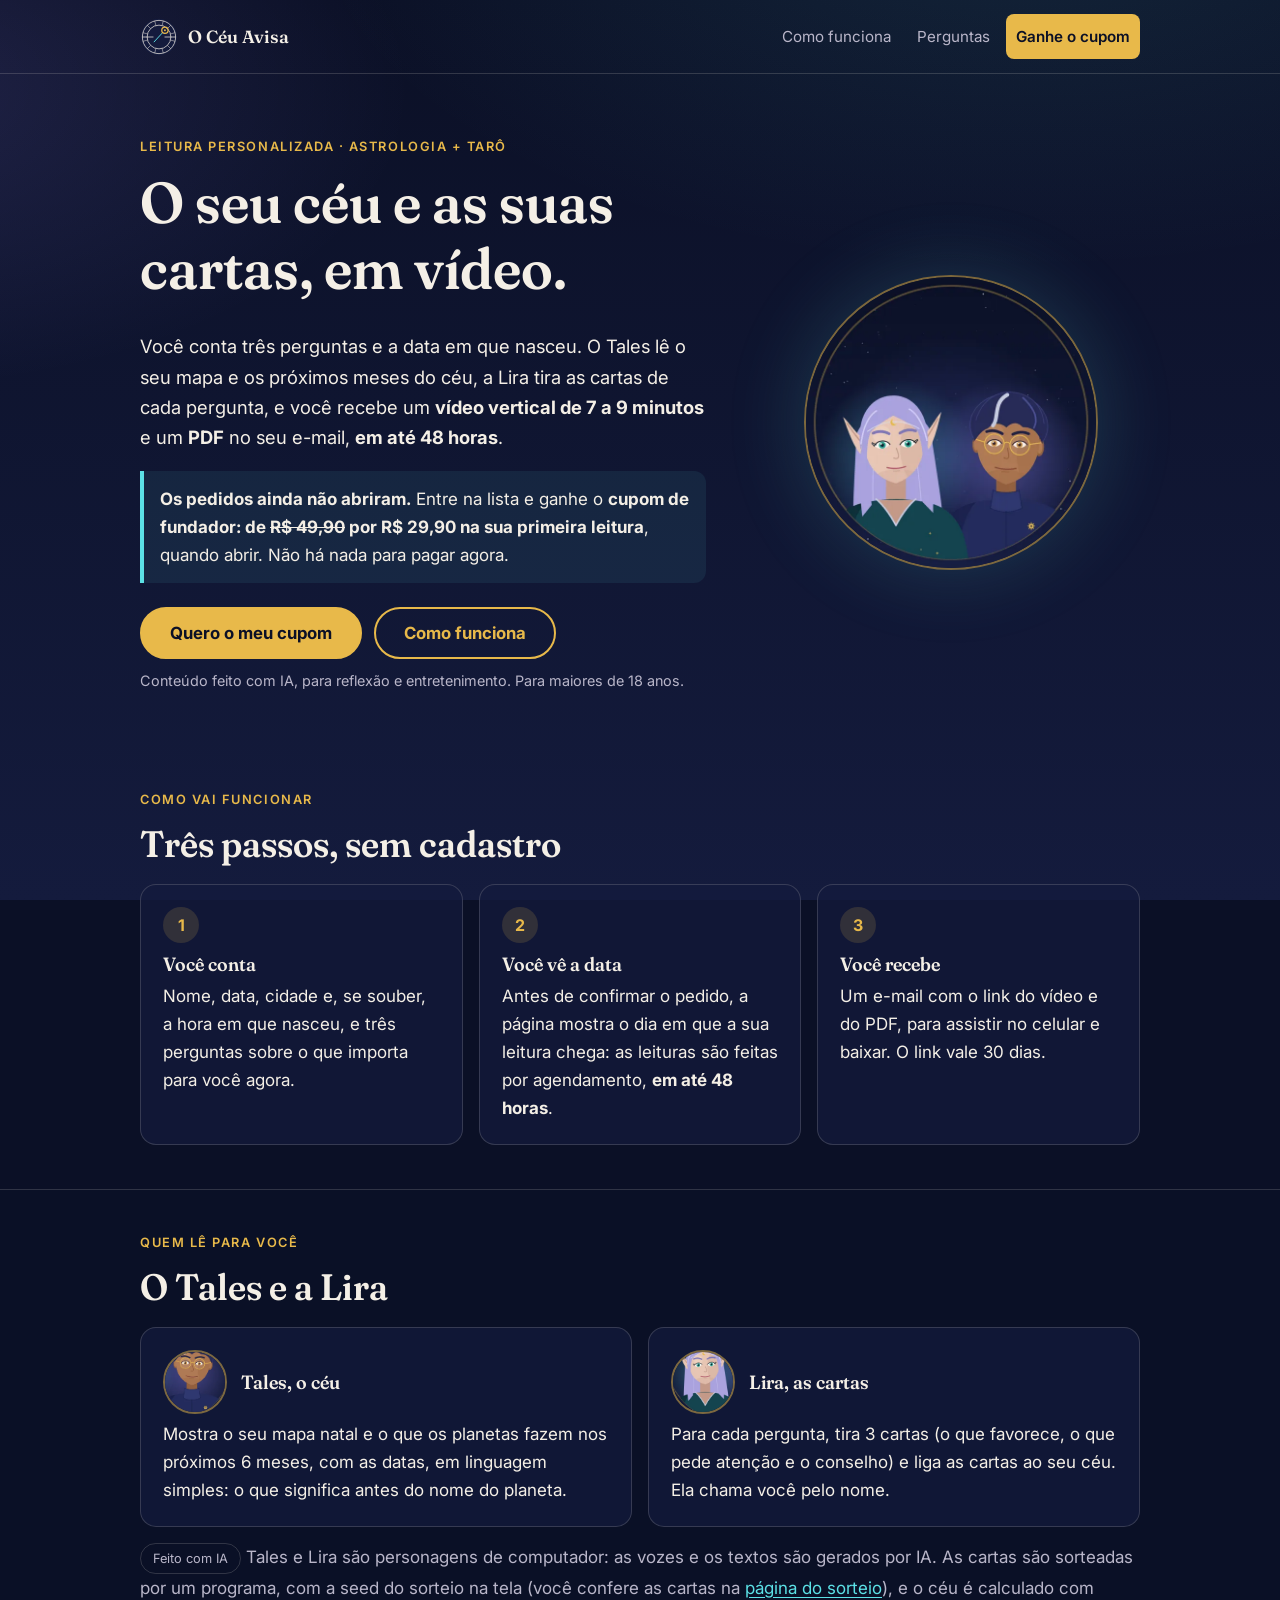
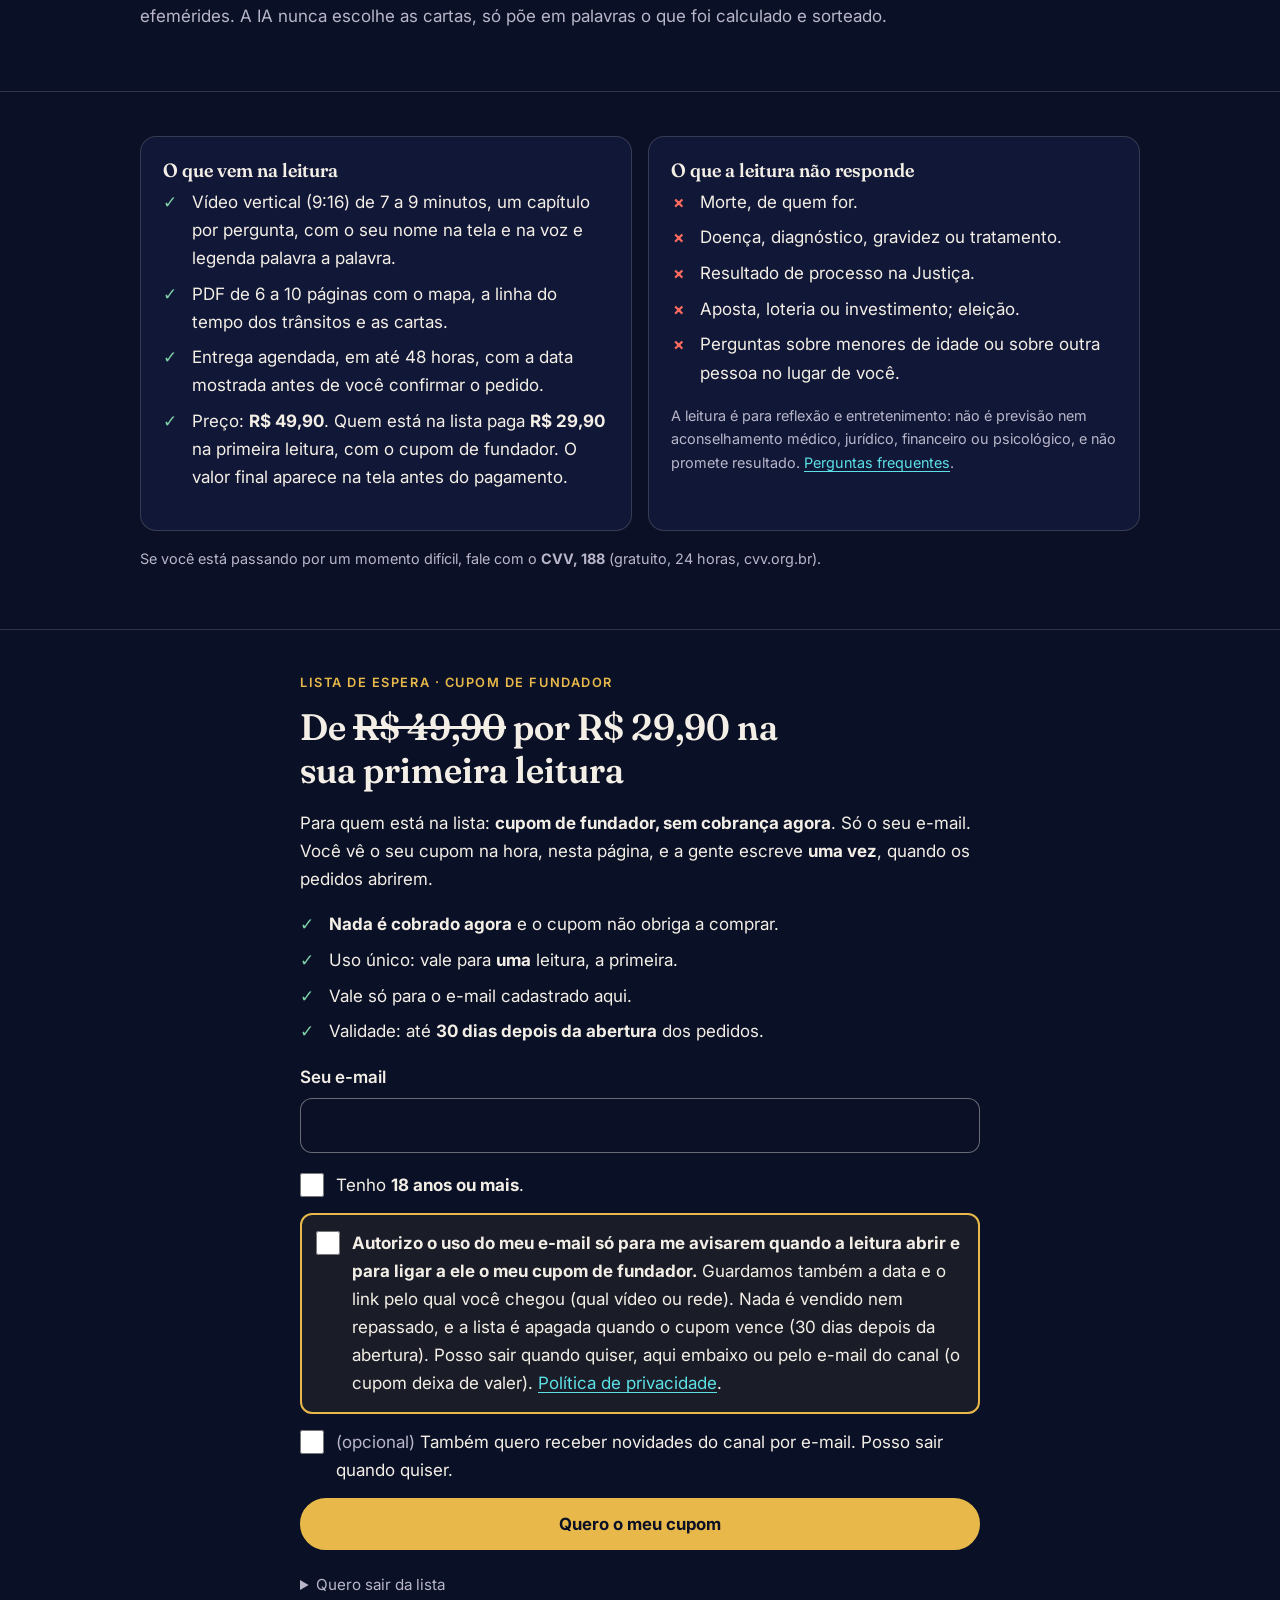
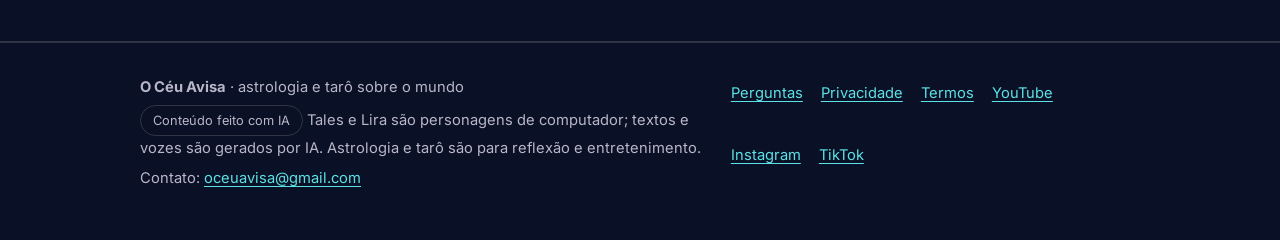
<file: leitura/index.html>
<!doctype html>
<html lang="pt-BR">
<head>
<meta charset="utf-8">
<meta name="viewport" content="width=device-width, initial-scale=1">
<title>Sua leitura de astrologia e tarô — O Céu Avisa</title>
<meta name="description" content="Leitura personalizada com 3 perguntas: o Tales lê o seu mapa, a Lira tira as cartas. Vídeo vertical e PDF, entregues em até 48 horas. Feita com IA.">
<meta name="referrer" content="no-referrer-when-downgrade">
<meta name="theme-color" content="#0B1026">
<link rel="canonical" href="https://oceuavisa.com.br/leitura/">
<meta property="og:site_name" content="O Céu Avisa">
<meta property="og:type" content="website">
<meta property="og:url" content="https://oceuavisa.com.br/leitura/">
<meta property="og:title" content="Sua leitura de astrologia e tarô — O Céu Avisa">
<meta property="og:description" content="Leitura personalizada com 3 perguntas: o Tales lê o seu mapa, a Lira tira as cartas. Vídeo vertical e PDF, entregues em até 48 horas. Feita com IA.">
<meta property="og:image" content="https://oceuavisa.com.br/ativos/og.jpg">
<meta property="og:image:type" content="image/jpeg">
<meta property="og:image:width" content="1200">
<meta property="og:image:height" content="630">
<meta property="og:image:alt" content="Tales e Lira, os apresentadores de IA do canal O Céu Avisa, sobre um céu estrelado">
<meta property="og:locale" content="pt_BR">
<meta name="twitter:card" content="summary_large_image">
<meta name="twitter:title" content="Sua leitura de astrologia e tarô — O Céu Avisa">
<meta name="twitter:description" content="Leitura personalizada com 3 perguntas: o Tales lê o seu mapa, a Lira tira as cartas. Vídeo vertical e PDF, entregues em até 48 horas. Feita com IA.">
<meta name="twitter:image" content="https://oceuavisa.com.br/ativos/og.jpg">
<link rel="icon" href="/foto-perfil.png">
<link rel="preload" href="/ativos/fontes/fraunces.woff2" as="font" type="font/woff2" crossorigin>
<script src="/ativos/config.js"></script>
<script src="/ativos/metrica.js"></script>
<link rel="stylesheet" href="/ativos/site.css?v=20261120a">
</head>
<body>
<a class="pular" href="#conteudo">Ir para o conteúdo</a>
<header class="topo"><div class="wrap">
  <a class="marca" href="/"><img src="/ativos/marca.svg" width="38" height="38" alt="">O Céu Avisa</a>
  <nav aria-label="Principal">
    <a class="opc" href="/#como-funciona">Como funciona</a>
    <a class="opc" href="/perguntas/">Perguntas</a>
    <a class="cta-mini so-venda" href="/leitura/">Quero a minha leitura</a>
    <a class="cta-mini so-espera" href="#lista">Ganhe o cupom</a>
  </nav>
</div></header>
<main id="conteudo">

<div class="modo-demo so-venda" id="demo" hidden>Modo demonstração: nada é enviado e nada é cobrado. O pagamento ainda não está ligado.</div>
<section class="so-fechada nao-espera"><div class="wrap estreito"><span class="sobre">Sua leitura</span><h1>Ainda não abrimos os pedidos</h1><p class="lead">A leitura personalizada (3 perguntas, vídeo e PDF) está em preparação. Os pedidos abrem em breve, e por enquanto não há como comprar.</p><p><a class="btn" href="/">Voltar ao início</a> <a class="btn sec" href="/perguntas/">Ver as perguntas frequentes</a></p></div></section>
<!-- LISTA DE ESPERA (config.js MODO "espera"). Quando a venda abrir (MODO "aberta"), este bloco some sozinho
     e o formulário do pedido, logo abaixo, aparece no mesmo endereço /leitura/. -->
<section class="hero so-espera"><div class="wrap">
  <div>
    <span class="sobre">Leitura personalizada · astrologia + tarô</span>
    <h1>O seu céu e as suas cartas, em vídeo.</h1>
    <p class="lead">Você conta três perguntas e a data em que nasceu. O Tales lê o seu mapa e os próximos meses do céu, a Lira tira as cartas de cada pergunta, e você recebe um <strong>vídeo vertical de 7 a 9 minutos</strong> e um <strong>PDF</strong> no seu e-mail, <strong>em até 48 horas</strong>.</p>
    <div class="aviso info"><strong>Os pedidos ainda não abriram.</strong> Entre na lista e ganhe o <strong>cupom de fundador: de <s><span class="cupom-cheio">R$ 49,90</span></s> por <span class="cupom-preco">R$ 29,90</span> na sua primeira leitura</strong>, quando abrir. Não há nada para pagar agora.</div>
    <div class="acoes"><a class="btn" href="#lista">Quero o meu cupom</a><a class="btn sec" href="#como">Como funciona</a></div>
    <p class="pequeno suave">Conteúdo feito com IA, para reflexão e entretenimento. Para maiores de 18 anos.</p>
  </div>
  <div class="dupla"><img src="/ativos/dupla-grande.webp" width="600" height="600" alt="Tales e Lira, os dois apresentadores do canal, desenhados em estilo ilustrado, diante de um céu estrelado"></div>
</div></section>

<section id="como" class="so-espera"><div class="wrap">
  <span class="sobre">Como vai funcionar</span>
  <h2>Três passos, sem cadastro</h2>
  <div class="grade tres">
    <div class="cartao"><span class="passo-n" aria-hidden="true">1</span><h3>Você conta</h3><p>Nome, data, cidade e, se souber, a hora em que nasceu, e três perguntas sobre o que importa para você agora.</p></div>
    <div class="cartao"><span class="passo-n" aria-hidden="true">2</span><h3>Você vê a data</h3><p>Antes de confirmar o pedido, a página mostra o dia em que a sua leitura chega: as leituras são feitas por agendamento, <strong>em até 48 horas</strong>.</p></div>
    <div class="cartao"><span class="passo-n" aria-hidden="true">3</span><h3>Você recebe</h3><p>Um e-mail com o link do vídeo e do PDF, para assistir no celular e baixar. O link vale 30 dias.</p></div>
  </div>
</div></section>

<section class="faixa so-espera"><div class="wrap">
  <span class="sobre">Quem lê para você</span>
  <h2>O Tales e a Lira</h2>
  <div class="grade dois">
    <div class="cartao"><div class="dupla-mini"><img src="/ativos/tales.webp" width="64" height="64" alt=""><h3 style="margin:0">Tales, o céu</h3></div>
      <p>Mostra o seu mapa natal e o que os planetas fazem nos próximos 6 meses, com as datas, em linguagem simples: o que significa antes do nome do planeta.</p></div>
    <div class="cartao"><div class="dupla-mini"><img src="/ativos/lira.webp" width="64" height="64" alt=""><h3 style="margin:0">Lira, as cartas</h3></div>
      <p>Para cada pergunta, tira 3 cartas (o que favorece, o que pede atenção e o conselho) e liga as cartas ao seu céu. Ela chama você pelo nome.</p></div>
  </div>
  <p class="suave" style="margin-top:16px"><span class="selo">Feito com IA</span> Tales e Lira são personagens de computador: as vozes e os textos são gerados por IA. As cartas são sorteadas por um programa, com a seed do sorteio na tela (você confere as cartas na <a href="/sorteio/">página do sorteio</a>), e o céu é calculado com efemérides. A IA nunca escolhe as cartas, só põe em palavras o que foi calculado e sorteado.</p>
</div></section>

<section class="so-espera"><div class="wrap">
  <div class="grade dois">
    <div class="cartao"><h3>O que vem na leitura</h3>
      <ul class="lista ok">
        <li>Vídeo vertical (9:16) de 7 a 9 minutos, um capítulo por pergunta, com o seu nome na tela e na voz e legenda palavra a palavra.</li>
        <li>PDF de 6 a 10 páginas com o mapa, a linha do tempo dos trânsitos e as cartas.</li>
        <li>Entrega agendada, em até 48 horas, com a data mostrada antes de você confirmar o pedido.</li>
        <li class="so-preco">Preço: <strong><span class="cupom-cheio">R$ 49,90</span></strong>. Quem está na lista paga <strong><span class="cupom-preco">R$ 29,90</span></strong> na primeira leitura, com o cupom de fundador. O valor final aparece na tela antes do pagamento.</li>
        <li class="sem-preco">O valor e a forma de pagamento serão informados quando os pedidos abrirem, e quem está na lista é avisado primeiro.</li>
      </ul></div>
    <div class="cartao"><h3>O que a leitura não responde</h3>
      <ul class="lista nao">
        <li>Morte, de quem for.</li>
        <li>Doença, diagnóstico, gravidez ou tratamento.</li>
        <li>Resultado de processo na Justiça.</li>
        <li>Aposta, loteria ou investimento; eleição.</li>
        <li>Perguntas sobre menores de idade ou sobre outra pessoa no lugar de você.</li>
      </ul>
      <p class="pequeno suave">A leitura é para reflexão e entretenimento: não é previsão nem aconselhamento médico, jurídico, financeiro ou psicológico, e não promete resultado. <a href="/perguntas/">Perguntas frequentes</a>.</p></div>
  </div>
  <p class="pequeno suave" style="margin-top:16px">Se você está passando por um momento difícil, fale com o <strong>CVV, 188</strong> (gratuito, 24 horas, cvv.org.br).</p>
</div></section>

<section id="lista" class="faixa so-espera"><div class="wrap estreito lista-espera">
  <span class="sobre">Lista de espera · cupom de fundador</span>
  <h2>De <s><span class="cupom-cheio">R$ 49,90</span></s> por <span class="cupom-preco">R$ 29,90</span> na sua primeira leitura</h2>
  <p>Para quem está na lista: <strong>cupom de fundador, sem cobrança agora</strong>. Só o seu e-mail. Você vê o seu cupom na hora, nesta página, e a gente escreve <strong>uma vez</strong>, quando os pedidos abrirem.</p>
  <!-- Os preços e a validade vêm de PRECO_CHEIO, PRECO_LANCAMENTO e CUPOM_DIAS em /ativos/config.js (lista.js troca os números). -->
  <ul class="lista ok regras-cupom">
    <li><strong>Nada é cobrado agora</strong> e o cupom não obriga a comprar.</li>
    <li>Uso único: vale para <strong>uma</strong> leitura, a primeira.</li>
    <li>Vale só para o e-mail cadastrado aqui.</li>
    <li>Validade: até <strong><span class="cupom-dias">30</span> dias depois da abertura</strong> dos pedidos.</li>
  </ul>
  <div class="modo-demo" id="lista-demo" style="border-radius:10px;margin-bottom:16px" hidden>Modo demonstração: nada é enviado.</div>

  <form id="form-lista" novalidate>
    <div class="campo"><label for="lista-email">Seu e-mail</label>
      <input id="lista-email" name="email" type="email" autocomplete="email" inputmode="email" maxlength="254" required aria-describedby="e-lista-email"><div class="erro" id="e-lista-email" role="alert"></div></div>
    <div class="isca" aria-hidden="true"><label for="lista-site">Não preencha este campo</label><input id="lista-site" name="site" type="text" tabindex="-1" autocomplete="off"></div>
    <label class="marca-check" for="lista-18"><input type="checkbox" id="lista-18" name="maior18" aria-describedby="e-lista-18"><span>Tenho <strong>18 anos ou mais</strong>.</span></label><div class="erro" id="e-lista-18" role="alert"></div>
    <div class="destaque"><label class="marca-check" for="lista-consent"><input type="checkbox" id="lista-consent" name="consentimento" aria-describedby="e-lista-consent"><span><strong>Autorizo o uso do meu e-mail só para me avisarem quando a leitura abrir e para ligar a ele o meu cupom de fundador.</strong> Guardamos também a data e o link pelo qual você chegou (qual vídeo ou rede). Nada é vendido nem repassado, e a lista é apagada quando o cupom vence (<span class="cupom-dias">30</span> dias depois da abertura). Posso sair quando quiser, aqui embaixo ou pelo e-mail do canal (o cupom deixa de valer). <a href="/privacidade.html#lista-de-espera" target="_blank" rel="noopener">Política de privacidade</a>.</span></label></div>
    <div class="erro" id="e-lista-consent" role="alert"></div>
    <label class="marca-check" for="lista-novidades"><input type="checkbox" id="lista-novidades" name="novidades"><span><span class="suave">(opcional)</span> Também quero receber novidades do canal por e-mail. Posso sair quando quiser.</span></label>
    <div class="aviso info" id="lista-erro" role="alert" hidden></div>
    <button class="btn cheio" type="submit" id="lista-btn">Quero o meu cupom</button>
  </form>
  <div class="ok-lista" id="lista-ok" role="status" tabindex="-1" hidden>
    <strong>Pronto, você está na lista.</strong>
    <div class="cupom" id="lista-cupom" hidden>
      <span class="cupom-rotulo">Seu cupom de fundador</span>
      <code class="cupom-codigo" id="lista-cupom-codigo"></code>
      <button class="btn sec" type="button" id="lista-cupom-copiar">Copiar o código</button>
      <span class="cupom-pct-linha">A sua primeira leitura sai por <strong id="lista-cupom-preco">R$ 29,90</strong> em vez de <s id="lista-cupom-cheio">R$ 49,90</s> · uso único · só para este e-mail · até <span class="cupom-dias">30</span> dias depois da abertura.</span>
    </div>
    <p><strong>Anote o código ou tire um print.</strong> Ele fica ligado ao seu e-mail: se você esquecer, é só se inscrever de novo com o mesmo e-mail que o mesmo cupom aparece. Quando os pedidos abrirem, você recebe um e-mail do O Céu Avisa.</p>
    <span id="lista-ok-demo" hidden>(Demonstração: nada foi enviado e o código é de exemplo.)</span>
  </div>

  <details class="sair-lista" style="margin-top:22px"><summary>Quero sair da lista</summary>
    <form id="form-sair" novalidate>
      <div class="campo"><label for="sair-email">O e-mail que você cadastrou</label>
        <input id="sair-email" name="email" type="email" autocomplete="email" maxlength="254" required aria-describedby="e-sair-email"><div class="erro" id="e-sair-email" role="alert"></div></div>
      <button class="btn sec cheio" type="submit" id="sair-btn">Tirar o meu e-mail da lista</button>
    </form>
    <div class="ok-lista" id="sair-ok" role="status" hidden>Se este e-mail estava na lista, ele foi apagado, e o cupom ligado a ele deixou de valer. Você não vai receber o aviso.</div>
  </details>
</div></section>

<section class="so-venda"><div class="wrap estreito">
  <span class="sobre">Sua leitura</span>
  <h1>Conte o seu céu e as suas três perguntas</h1>
  <p class="lead">Leva uns 3 minutos. Você vê um resumo antes de pagar.</p>
  <p class="preco" style="margin-bottom:24px"><b>R$ 29,90</b> <s>R$ 49,90</s> <span class="suave pequeno">preço de lançamento · vídeo + PDF · entrega agendada, em até 48 horas</span></p>

  <form id="form" novalidate autocomplete="on">
    <fieldset><legend>Sobre você</legend>
      <div class="campo"><label for="nome">Como quer ser chamada(o)?<span class="dica">A leitura vai chamar você por este nome.</span></label>
        <input id="nome" name="nome" type="text" autocomplete="given-name" maxlength="60" required aria-describedby="e-nome"><div class="erro" id="e-nome" role="alert"></div></div>
      <div class="campo"><label for="pron">Como se pronuncia? <span class="suave">(opcional)</span><span class="dica">Só se for um nome difícil. O nome aparece escrito na tela de qualquer jeito.</span></label>
        <input id="pron" name="pron" type="text" maxlength="60"></div>
      <div class="campo"><label for="email">E-mail<span class="dica">A leitura chega aqui.</span></label>
        <input id="email" name="email" type="email" autocomplete="email" maxlength="120" required aria-describedby="e-email"><div class="erro" id="e-email" role="alert"></div></div>
    </fieldset>

    <fieldset><legend>Quando e onde você nasceu</legend>
      <div class="linha dois">
        <div class="campo"><label for="data">Data de nascimento</label>
          <input id="data" name="data" type="date" min="1900-01-01" required aria-describedby="e-data"><div class="erro" id="e-data" role="alert"></div></div>
        <div class="campo"><label for="hora">Hora de nascimento <span class="suave">(opcional)</span></label>
          <input id="hora" name="hora" type="time" aria-describedby="e-hora"><div class="erro" id="e-hora" role="alert"></div></div>
      </div>
      <label class="marca-check" for="semhora"><input type="checkbox" id="semhora" name="semhora"><span>Não sei a hora em que nasci</span></label>
      <div id="bloco-semhora" hidden>
        <div class="aviso"><strong>Sem a hora, a leitura fica menos precisa.</strong> Sem a hora, a parte do céu fica menos precisa: o mapa sai sem ascendente e sem casas, e a ligação entre as cartas e o seu céu fica mais geral. As cartas são sorteadas do mesmo jeito.</div>
        <div class="destaque"><label class="marca-check" for="ciente-hora"><input type="checkbox" id="ciente-hora" name="ciente-hora" aria-describedby="e-ciente-hora"><span><strong>Entendi que, sem a hora, a minha leitura fica prejudicada.</strong></span></label></div>
        <div class="erro" id="e-ciente-hora" role="alert"></div>
      </div>
      <div class="campo" style="margin-top:14px"><label for="cidade">Cidade de nascimento<span class="dica">Cidade e estado, por exemplo: Gravataí, RS.</span></label>
        <input id="cidade" name="cidade" type="text" autocomplete="off" maxlength="80" required aria-describedby="e-cidade"><div class="erro" id="e-cidade" role="alert"></div></div>
      <p class="suave pequeno">A leitura é só de quem pede: não peça por outra pessoa e não informe o nascimento de ninguém além do seu.</p>
    </fieldset>

    <fieldset><legend>Suas 3 perguntas</legend>
      <p class="suave pequeno">Pergunte pelo que você pode fazer. <a href="/perguntas/" target="_blank" rel="noopener">O que a leitura não responde (abre em outra aba)</a>.</p>
      <div class="campo">
  <label for="p1">Pergunta 1<span class="dica">Uma situação que você quer enxergar melhor. Ex.: “Como me preparar para a conversa sobre mudar de área?”</span></label>
  <textarea id="p1" name="p1" maxlength="200" rows="3" required aria-describedby="c1 e-p1"></textarea>
  <div class="contador" id="c1" aria-live="off">0/200</div>
  <div class="erro" id="e-p1" role="alert"></div>
</div><div class="campo">
  <label for="p2">Pergunta 2<span class="dica">Pergunte pelo que você pode fazer, não por sim ou não.</span></label>
  <textarea id="p2" name="p2" maxlength="200" rows="3" required aria-describedby="c2 e-p2"></textarea>
  <div class="contador" id="c2" aria-live="off">0/200</div>
  <div class="erro" id="e-p2" role="alert"></div>
</div><div class="campo">
  <label for="p3">Pergunta 3<span class="dica">Pode ser sobre amor, trabalho, casa, dinheiro ou um momento de dúvida.</span></label>
  <textarea id="p3" name="p3" maxlength="200" rows="3" required aria-describedby="c3 e-p3"></textarea>
  <div class="contador" id="c3" aria-live="off">0/200</div>
  <div class="erro" id="e-p3" role="alert"></div>
</div>
      <div class="aviso crise" id="crise" role="alert" hidden><strong>Pare um instante.</strong> Se você está pensando em se machucar ou em acabar com a sua vida, não faremos a leitura e não cobraremos nada. Fale com alguém agora: <strong>CVV, 188</strong> (gratuito, 24 horas, cvv.org.br). Em risco imediato, ligue <strong>190</strong> ou <strong>192</strong>.</div>
    </fieldset>

    <fieldset><legend>Para continuar</legend>
      <label class="marca-check" for="a18"><input type="checkbox" id="a18" name="a18" aria-describedby="e-a18"><span>Tenho <strong>18 anos ou mais</strong>.</span></label><div class="erro" id="e-a18" role="alert"></div>
      <label class="marca-check" for="aia"><input type="checkbox" id="aia" name="aia" aria-describedby="e-aia"><span>Entendi que a leitura é <strong>feita por IA, para reflexão e entretenimento</strong>, e não é previsão nem aconselhamento médico, jurídico, financeiro ou psicológico.</span></label><div class="erro" id="e-aia" role="alert"></div>
      <label class="marca-check" for="aprazo"><input type="checkbox" id="aprazo" name="aprazo" aria-describedby="e-aprazo"><span>Li o prazo (<strong>entrega agendada, em até 48 horas</strong>) e as regras de <a href="/termos.html#reembolso" target="_blank" rel="noopener">reembolso</a>.</span></label><div class="erro" id="e-aprazo" role="alert"></div>
      <div class="destaque"><label class="marca-check" for="aconsent"><input type="checkbox" id="aconsent" name="aconsent" aria-describedby="e-aconsent"><span><strong>Consentimento para os meus dados.</strong> Autorizo o uso do meu nome, e-mail, data, hora e cidade de nascimento e das minhas perguntas, que podem revelar dados sensíveis (como saúde, religião ou vida sexual), <strong>apenas para montar a minha leitura</strong>. Eles não serão usados para treinar IA nem para marketing e serão apagados em 30 dias. Posso pedir a exclusão antes, pelo e-mail do canal. <a href="/privacidade.html" target="_blank" rel="noopener">Política de privacidade</a>.</span></label></div>
      <div class="erro" id="e-aconsent" role="alert"></div>
      <label class="marca-check" for="anews"><input type="checkbox" id="anews" name="anews"><span><span class="suave">(opcional)</span> Quero receber novidades do canal por e-mail. Posso sair quando quiser.</span></label>
    </fieldset>

    <div class="aviso info" id="erro-geral" role="alert" hidden></div>
    <button class="btn cheio" type="submit" id="btn-revisar">Revisar o meu pedido</button>
    <p class="suave pequeno" style="margin-top:12px">Você ainda não paga nada nesta etapa.</p>
  </form>

  <div id="resumo" class="resumo" hidden>
    <h2>Confira antes de pagar</h2>
    <div class="cartao" style="margin-bottom:16px">
      <dl>
        <dt>Nome</dt><dd id="r-nome"></dd>
        <dt>E-mail</dt><dd id="r-email"></dd>
        <dt>Nascimento</dt><dd id="r-nasc"></dd>
        <dt>Cidade</dt><dd id="r-cidade"></dd>
      </dl>
      <div class="aviso" id="r-aviso-hora" style="margin:14px 0 0" hidden>Mapa <strong>sem hora de nascimento</strong>: sem ascendente e sem casas. Você confirmou que a leitura fica prejudicada.</div>
      <h3 style="margin-top:18px">Suas perguntas</h3>
      <ol id="r-perguntas"></ol>
    </div>
    <p>Total: <strong id="r-preco"></strong> · vídeo (9:16) + PDF</p>
    <p>Entrega até <strong id="r-entrega"></strong> no seu e-mail. <span class="suave pequeno">As leituras são feitas por agendamento, com um limite por dia.</span></p>
    <div style="display:grid;gap:12px">
      <button class="btn cheio" type="button" id="btn-pagar">Ir para o pagamento</button>
      <button class="btn sec cheio" type="button" id="btn-editar">Voltar e editar</button>
    </div>
    <div class="aviso info" id="aviso-demo" style="margin-top:16px" hidden>Modo demonstração: este botão leva à página de “obrigado” sem cobrar nada.</div>
    <div class="erro" id="erro-envio" role="alert"></div>
  </div>
</div></section>

</main>
<footer class="rodape-site"><div class="wrap">
  <div>
    <p><strong>O Céu Avisa</strong> · astrologia e tarô sobre o mundo</p>
    <p><span class="selo">Conteúdo feito com IA</span> Tales e Lira são personagens de computador; textos e vozes são gerados por IA. Astrologia e tarô são para reflexão e entretenimento.</p>
    <p>Contato: <a href="mailto:oceuavisa@gmail.com">oceuavisa@gmail.com</a></p>
  </div>
  <nav aria-label="Rodapé">
    <a class="so-venda" href="/leitura/">Pedir leitura</a>
    <a href="/perguntas/">Perguntas</a>
    <a href="/privacidade.html">Privacidade</a>
    <a href="/termos.html">Termos</a>
    <a href="https://www.youtube.com/channel/UC0RSvlqVQVnGeF4RLn_7RAg">YouTube</a>
    <a href="https://www.instagram.com/oceuavisa">Instagram</a>
    <a href="https://www.tiktok.com/@oceuavisa">TikTok</a>
  </nav>
</div></footer>
<script src="/ativos/config.js?v=20261120a"></script>
<script src="/ativos/leitura.js"></script>
<script src="/ativos/lista.js?v=20261120a"></script>
</body>
</html>
</file>
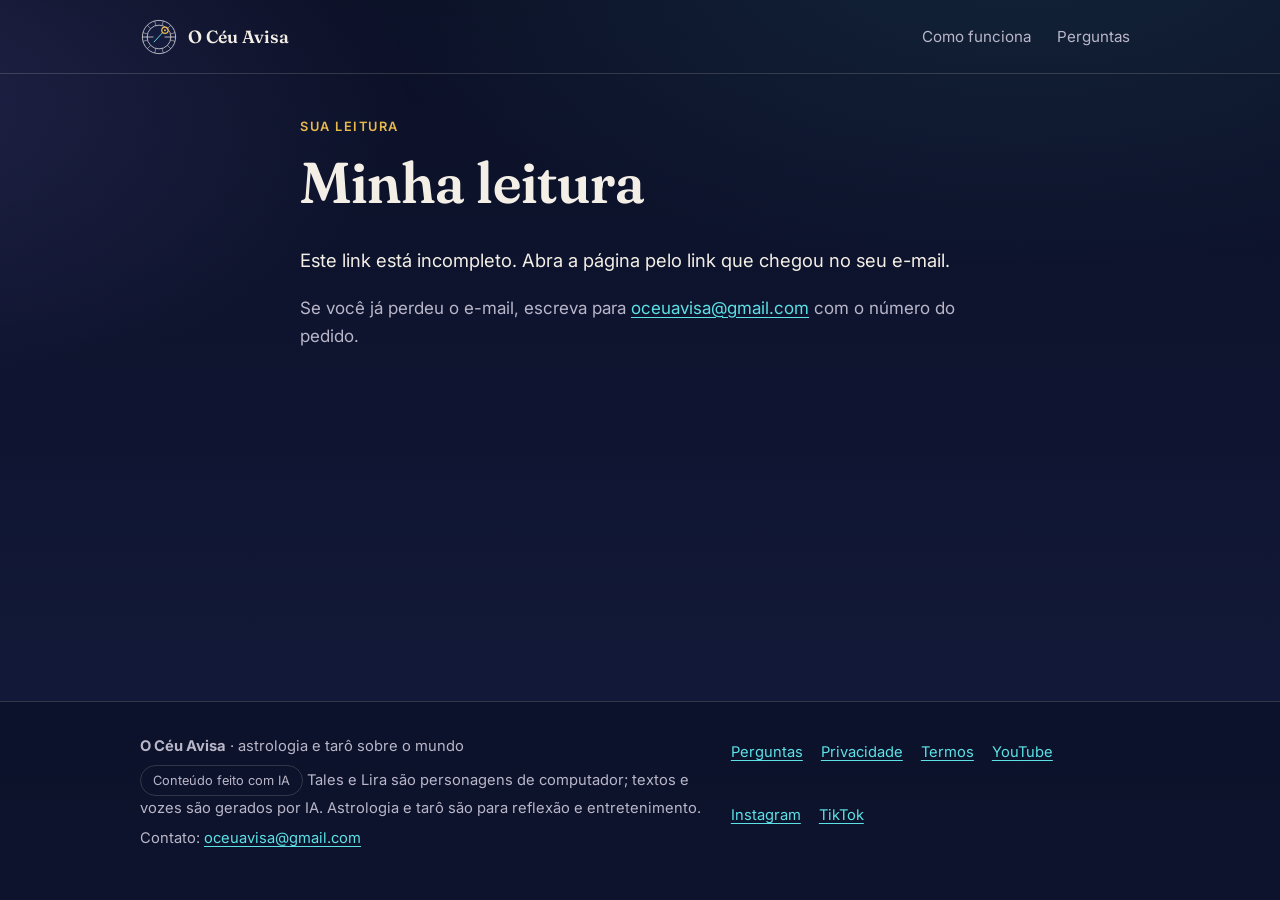
<file: minha-leitura/index.html>
<!doctype html>
<html lang="pt-BR">
<head>
<meta charset="utf-8">
<meta name="viewport" content="width=device-width, initial-scale=1">
<title>Minha leitura — O Céu Avisa</title>
<meta name="description" content="Página privada com o vídeo e o PDF da sua leitura.">
<meta name="robots" content="noindex">
<meta name="referrer" content="no-referrer">
<meta name="theme-color" content="#0B1026">
<link rel="canonical" href="https://oceuavisa.com.br/minha-leitura/">
<meta property="og:site_name" content="O Céu Avisa">
<meta property="og:type" content="website">
<meta property="og:url" content="https://oceuavisa.com.br/minha-leitura/">
<meta property="og:title" content="Minha leitura — O Céu Avisa">
<meta property="og:description" content="Página privada com o vídeo e o PDF da sua leitura.">
<meta property="og:image" content="https://oceuavisa.com.br/ativos/og.jpg">
<meta property="og:image:type" content="image/jpeg">
<meta property="og:image:width" content="1200">
<meta property="og:image:height" content="630">
<meta property="og:image:alt" content="Tales e Lira, os apresentadores de IA do canal O Céu Avisa, sobre um céu estrelado">
<meta property="og:locale" content="pt_BR">
<meta name="twitter:card" content="summary_large_image">
<meta name="twitter:title" content="Minha leitura — O Céu Avisa">
<meta name="twitter:description" content="Página privada com o vídeo e o PDF da sua leitura.">
<meta name="twitter:image" content="https://oceuavisa.com.br/ativos/og.jpg">
<link rel="icon" href="/foto-perfil.png">
<link rel="preload" href="/ativos/fontes/fraunces.woff2" as="font" type="font/woff2" crossorigin>
<script src="/ativos/config.js"></script>
<script src="/ativos/metrica.js"></script>
<link rel="stylesheet" href="/ativos/site.css?v=20261117a">
</head>
<body>
<a class="pular" href="#conteudo">Ir para o conteúdo</a>
<header class="topo"><div class="wrap">
  <a class="marca" href="/"><img src="/ativos/marca.svg" width="38" height="38" alt="">O Céu Avisa</a>
  <nav aria-label="Principal">
    <a class="opc" href="/#como-funciona">Como funciona</a>
    <a class="opc" href="/perguntas/">Perguntas</a>
    <a class="cta-mini so-venda" href="/leitura/">Quero a minha leitura</a>
  </nav>
</div></header>
<main id="conteudo">

<div class="modo-demo" id="demo" hidden>Modo demonstração: esta é uma página de exemplo, sem leitura de verdade.</div>
<section><div class="wrap estreito">
  <span class="sobre">Sua leitura</span>
  <h1>Minha leitura</h1>
  <div id="sem-token" hidden>
    <p class="lead">Este link está incompleto. Abra a página pelo link que chegou no seu e-mail.</p>
    <p class="suave">Se você já perdeu o e-mail, escreva para <a href="mailto:oceuavisa@gmail.com">oceuavisa@gmail.com</a> com o número do pedido.</p>
  </div>
  <div id="com-token" hidden>
    <p class="lead">Aqui estão o vídeo e o PDF da sua leitura. Este link vale por <strong id="validade">30 dias</strong>; depois disso, tudo é apagado. Baixe o vídeo e o PDF para guardar.</p>
    <div class="grade dois" style="margin:24px 0">
      <div class="cartao"><h3>Vídeo</h3>
        <div class="poster" id="video-area" role="img" aria-label="Espaço do vídeo da sua leitura" style="margin:0 auto 14px"><span class="tag">Conteúdo gerado por IA</span><div class="roda"></div><div class="rodape"><img src="/ativos/dupla.webp" width="256" height="256" alt=""></div></div>
        <p class="suave pequeno" id="video-estado">Quando a leitura estiver pronta, o vídeo toca aqui.</p>
        <a class="btn cheio" id="video-baixar" href="#" aria-disabled="true" download>Baixar o vídeo</a></div>
      <div class="cartao"><h3>PDF</h3><p>A mesma leitura por escrito, para guardar.</p>
        <a class="btn cheio" id="pdf-link" href="#" aria-disabled="true">Baixar o PDF</a>
        <p class="suave pequeno" style="margin-top:12px" id="pdf-estado">Disponível quando a leitura estiver pronta.</p></div>
    </div>
    <div class="aviso info"><strong>Feito por IA, para reflexão e entretenimento.</strong> A seed de cada sorteio aparece no vídeo e no PDF, e você confere as cartas na <a href="/sorteio/">página do sorteio</a>. Algo com defeito? Escreva para <a href="mailto:oceuavisa@gmail.com">oceuavisa@gmail.com</a>. Quer apagar os seus dados antes dos 30 dias? É só pedir por lá.</div>
  </div>
</div></section>

</main>
<footer class="rodape-site"><div class="wrap">
  <div>
    <p><strong>O Céu Avisa</strong> · astrologia e tarô sobre o mundo</p>
    <p><span class="selo">Conteúdo feito com IA</span> Tales e Lira são personagens de computador; textos e vozes são gerados por IA. Astrologia e tarô são para reflexão e entretenimento.</p>
    <p>Contato: <a href="mailto:oceuavisa@gmail.com">oceuavisa@gmail.com</a></p>
  </div>
  <nav aria-label="Rodapé">
    <a class="so-venda" href="/leitura/">Pedir leitura</a>
    <a href="/perguntas/">Perguntas</a>
    <a href="/privacidade.html">Privacidade</a>
    <a href="/termos.html">Termos</a>
    <a href="https://www.youtube.com/channel/UC0RSvlqVQVnGeF4RLn_7RAg">YouTube</a>
    <a href="https://www.instagram.com/oceuavisa">Instagram</a>
    <a href="https://www.tiktok.com/@oceuavisa">TikTok</a>
  </nav>
</div></footer>
<script src="/ativos/config.js"></script>
<script>
/* Página de entrega (ETAPA-32 §4, "Entrega segura e e-mail"). O token vem do e-mail no FRAGMENTO
   (/minha-leitura#t=…), que o navegador não manda a servidor nenhum. Um link antigo com ?t= é
   convertido para #t= na hora, para o token sair do endereço que vai a servidores e logs.
   Com API_URL configurada: POST {API_URL}/leitura com {"t": token} (nunca em query string) e espera
   {estado:"pronta"|"em_preparo"|"expirada", video_url, video_download_url, pdf_url, expira_em};
   as URLs são pré-assinadas e valem ~1 h. Sem API_URL (demonstração), só mostra o desenho da página. */
(function(){
 var cfg=window.OCA_CONFIG||{},q=new URLSearchParams(location.search),t=new URLSearchParams(location.hash.slice(1)).get("t");
 if(!t&&q.get("t")){t=q.get("t");try{history.replaceState(null,"",location.pathname+"#t="+encodeURIComponent(t))}catch(e){}}
 var sem=document.getElementById("sem-token"),com=document.getElementById("com-token");
 if(!t){sem.hidden=false;return}
 com.hidden=false;
 if(!cfg.API_URL){document.getElementById("demo").hidden=false;return}
 fetch(cfg.API_URL+"/leitura",{method:"POST",headers:{"Content-Type":"application/json"},body:JSON.stringify({t:t}),referrerPolicy:"no-referrer",cache:"no-store"})
 .then(function(r){return r.json()}).then(function(d){
  if(d.estado==="expirada"){com.hidden=true;sem.hidden=false;sem.querySelector(".lead").textContent="Este link expirou: a leitura foi apagada depois de 30 dias.";return}
  if(d.estado!=="pronta")return;
  var area=document.getElementById("video-area"),v=document.createElement("video");
  v.controls=true;v.preload="metadata";v.src=d.video_url;v.setAttribute("playsinline","");v.style.cssText="width:100%;border-radius:12px;max-height:70vh";
  area.replaceWith(v);document.getElementById("video-estado").textContent="";
  var b=document.getElementById("video-baixar");b.href=d.video_download_url||d.video_url;b.removeAttribute("aria-disabled");
  var a=document.getElementById("pdf-link");a.href=d.pdf_url;a.removeAttribute("aria-disabled");document.getElementById("pdf-estado").textContent="";
  if(d.expira_em)document.getElementById("validade").textContent="até "+new Date(d.expira_em).toLocaleDateString("pt-BR");
 }).catch(function(){});
})();
</script>
</body>
</html>
</file>
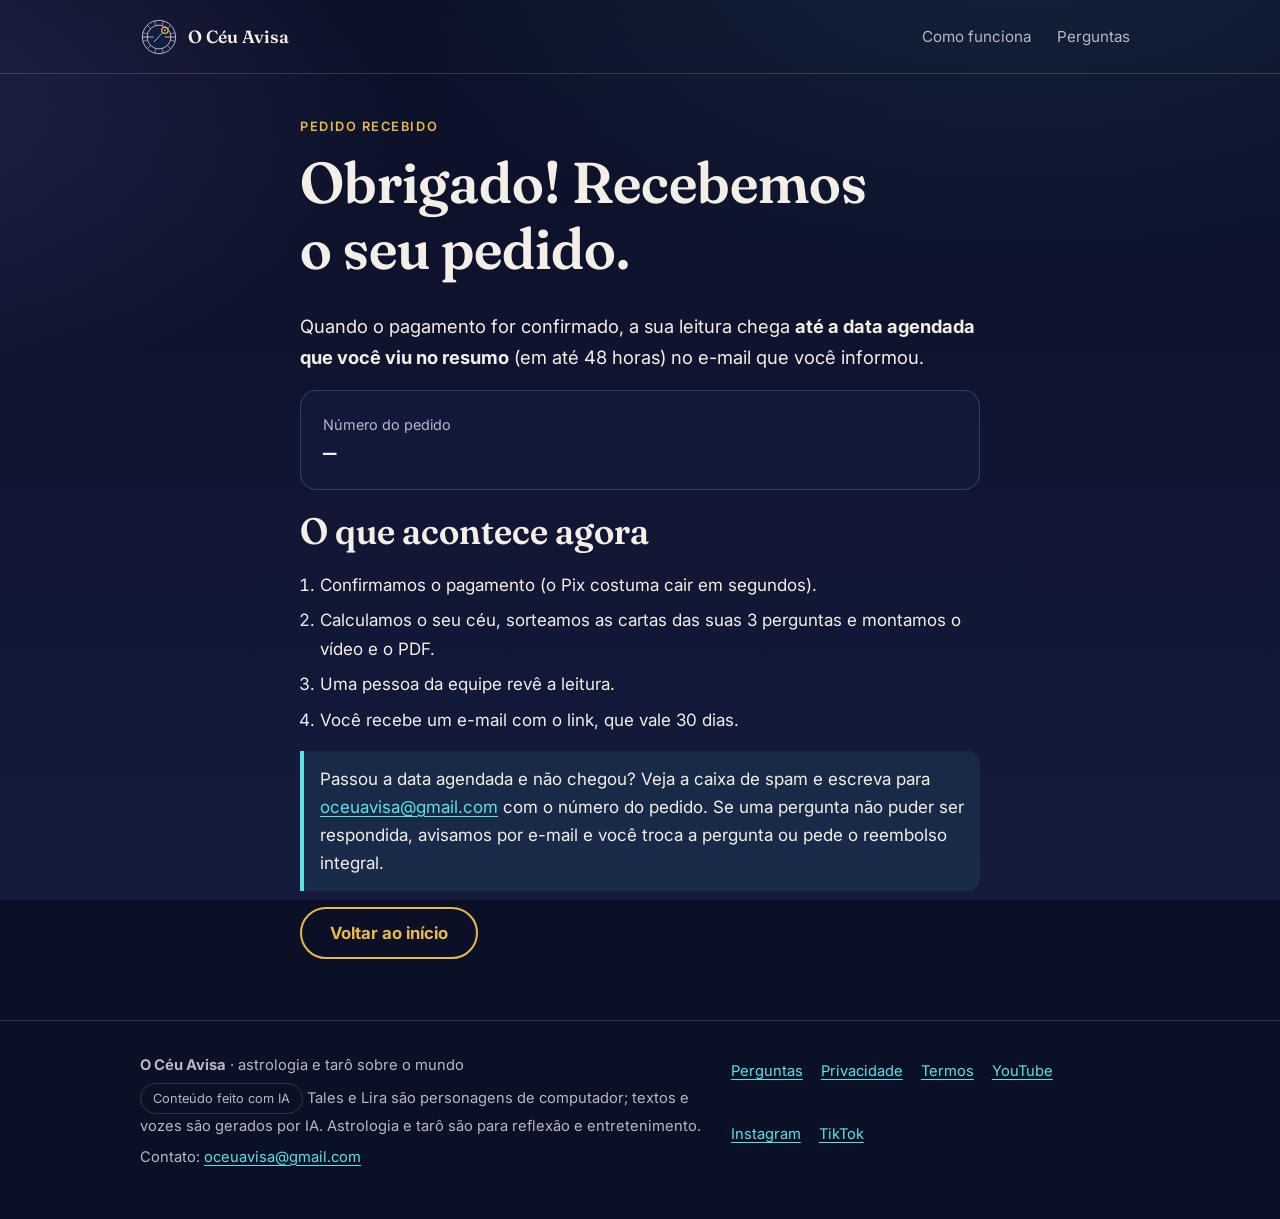
<file: obrigado/index.html>
<!doctype html>
<html lang="pt-BR">
<head>
<meta charset="utf-8">
<meta name="viewport" content="width=device-width, initial-scale=1">
<title>Obrigado — O Céu Avisa</title>
<meta name="description" content="Recebemos o seu pedido de leitura.">
<meta name="robots" content="noindex">
<meta name="referrer" content="no-referrer-when-downgrade">
<meta name="theme-color" content="#0B1026">
<link rel="canonical" href="https://oceuavisa.com.br/obrigado/">
<meta property="og:site_name" content="O Céu Avisa">
<meta property="og:type" content="website">
<meta property="og:url" content="https://oceuavisa.com.br/obrigado/">
<meta property="og:title" content="Obrigado — O Céu Avisa">
<meta property="og:description" content="Recebemos o seu pedido de leitura.">
<meta property="og:image" content="https://oceuavisa.com.br/ativos/og.jpg">
<meta property="og:image:type" content="image/jpeg">
<meta property="og:image:width" content="1200">
<meta property="og:image:height" content="630">
<meta property="og:image:alt" content="Tales e Lira, os apresentadores de IA do canal O Céu Avisa, sobre um céu estrelado">
<meta property="og:locale" content="pt_BR">
<meta name="twitter:card" content="summary_large_image">
<meta name="twitter:title" content="Obrigado — O Céu Avisa">
<meta name="twitter:description" content="Recebemos o seu pedido de leitura.">
<meta name="twitter:image" content="https://oceuavisa.com.br/ativos/og.jpg">
<link rel="icon" href="/foto-perfil.png">
<link rel="preload" href="/ativos/fontes/fraunces.woff2" as="font" type="font/woff2" crossorigin>
<script src="/ativos/config.js"></script>
<script src="/ativos/metrica.js"></script>
<link rel="stylesheet" href="/ativos/site.css?v=20261117a">
</head>
<body>
<a class="pular" href="#conteudo">Ir para o conteúdo</a>
<header class="topo"><div class="wrap">
  <a class="marca" href="/"><img src="/ativos/marca.svg" width="38" height="38" alt="">O Céu Avisa</a>
  <nav aria-label="Principal">
    <a class="opc" href="/#como-funciona">Como funciona</a>
    <a class="opc" href="/perguntas/">Perguntas</a>
    <a class="cta-mini so-venda" href="/leitura/">Quero a minha leitura</a>
  </nav>
</div></header>
<main id="conteudo">

<div class="modo-demo" id="demo" hidden>Modo demonstração: nada foi enviado e nada foi cobrado.</div>
<section><div class="wrap estreito">
  <span class="sobre">Pedido recebido</span>
  <h1>Obrigado! Recebemos o seu pedido.</h1>
  <p class="lead"><span class="so-preco">Quando o pagamento for confirmado,</span><span class="sem-preco">Quando o pedido for confirmado,</span> a sua leitura chega <strong>até a data agendada que você viu no resumo</strong> (em até 48 horas) no e-mail que você informou.</p>
  <div class="cartao" style="margin-bottom:20px">
    <p class="suave pequeno" style="margin-bottom:4px">Número do pedido</p>
    <p style="font:600 1.4rem ui-monospace,Menlo,monospace;margin:0" id="num">—</p>
  </div>
  <h2>O que acontece agora</h2>
  <ol class="lista">
    <li class="so-preco">Confirmamos o pagamento (o Pix costuma cair em segundos).</li>
    <li class="sem-preco">Confirmamos o seu pedido.</li>
    <li>Calculamos o seu céu, sorteamos as cartas das suas 3 perguntas e montamos o vídeo e o PDF.</li>
    <li>Uma pessoa da equipe revê a leitura.</li>
    <li>Você recebe um e-mail com o link, que vale 30 dias.</li>
  </ol>
  <div class="aviso info">Passou a data agendada e não chegou? Veja a caixa de spam e escreva para <a href="mailto:oceuavisa@gmail.com">oceuavisa@gmail.com</a> com o número do pedido. Se uma pergunta não puder ser respondida, avisamos por e-mail e você troca a pergunta ou pede o reembolso integral.</div>
  <p><a class="btn sec" href="/">Voltar ao início</a></p>
</div></section>

</main>
<footer class="rodape-site"><div class="wrap">
  <div>
    <p><strong>O Céu Avisa</strong> · astrologia e tarô sobre o mundo</p>
    <p><span class="selo">Conteúdo feito com IA</span> Tales e Lira são personagens de computador; textos e vozes são gerados por IA. Astrologia e tarô são para reflexão e entretenimento.</p>
    <p>Contato: <a href="mailto:oceuavisa@gmail.com">oceuavisa@gmail.com</a></p>
  </div>
  <nav aria-label="Rodapé">
    <a class="so-venda" href="/leitura/">Pedir leitura</a>
    <a href="/perguntas/">Perguntas</a>
    <a href="/privacidade.html">Privacidade</a>
    <a href="/termos.html">Termos</a>
    <a href="https://www.youtube.com/channel/UC0RSvlqVQVnGeF4RLn_7RAg">YouTube</a>
    <a href="https://www.instagram.com/oceuavisa">Instagram</a>
    <a href="https://www.tiktok.com/@oceuavisa">TikTok</a>
  </nav>
</div></footer>
<script src="/ativos/config.js"></script>
<script>
(function(){var q=new URLSearchParams(location.search);
 document.getElementById("num").textContent=(q.get("p")||"—").replace(/[^A-Za-z0-9-]/g,"").slice(0,40)||"—";
 if(q.get("demo")==="1")document.getElementById("demo").hidden=false;})();
</script>
</body>
</html>
</file>
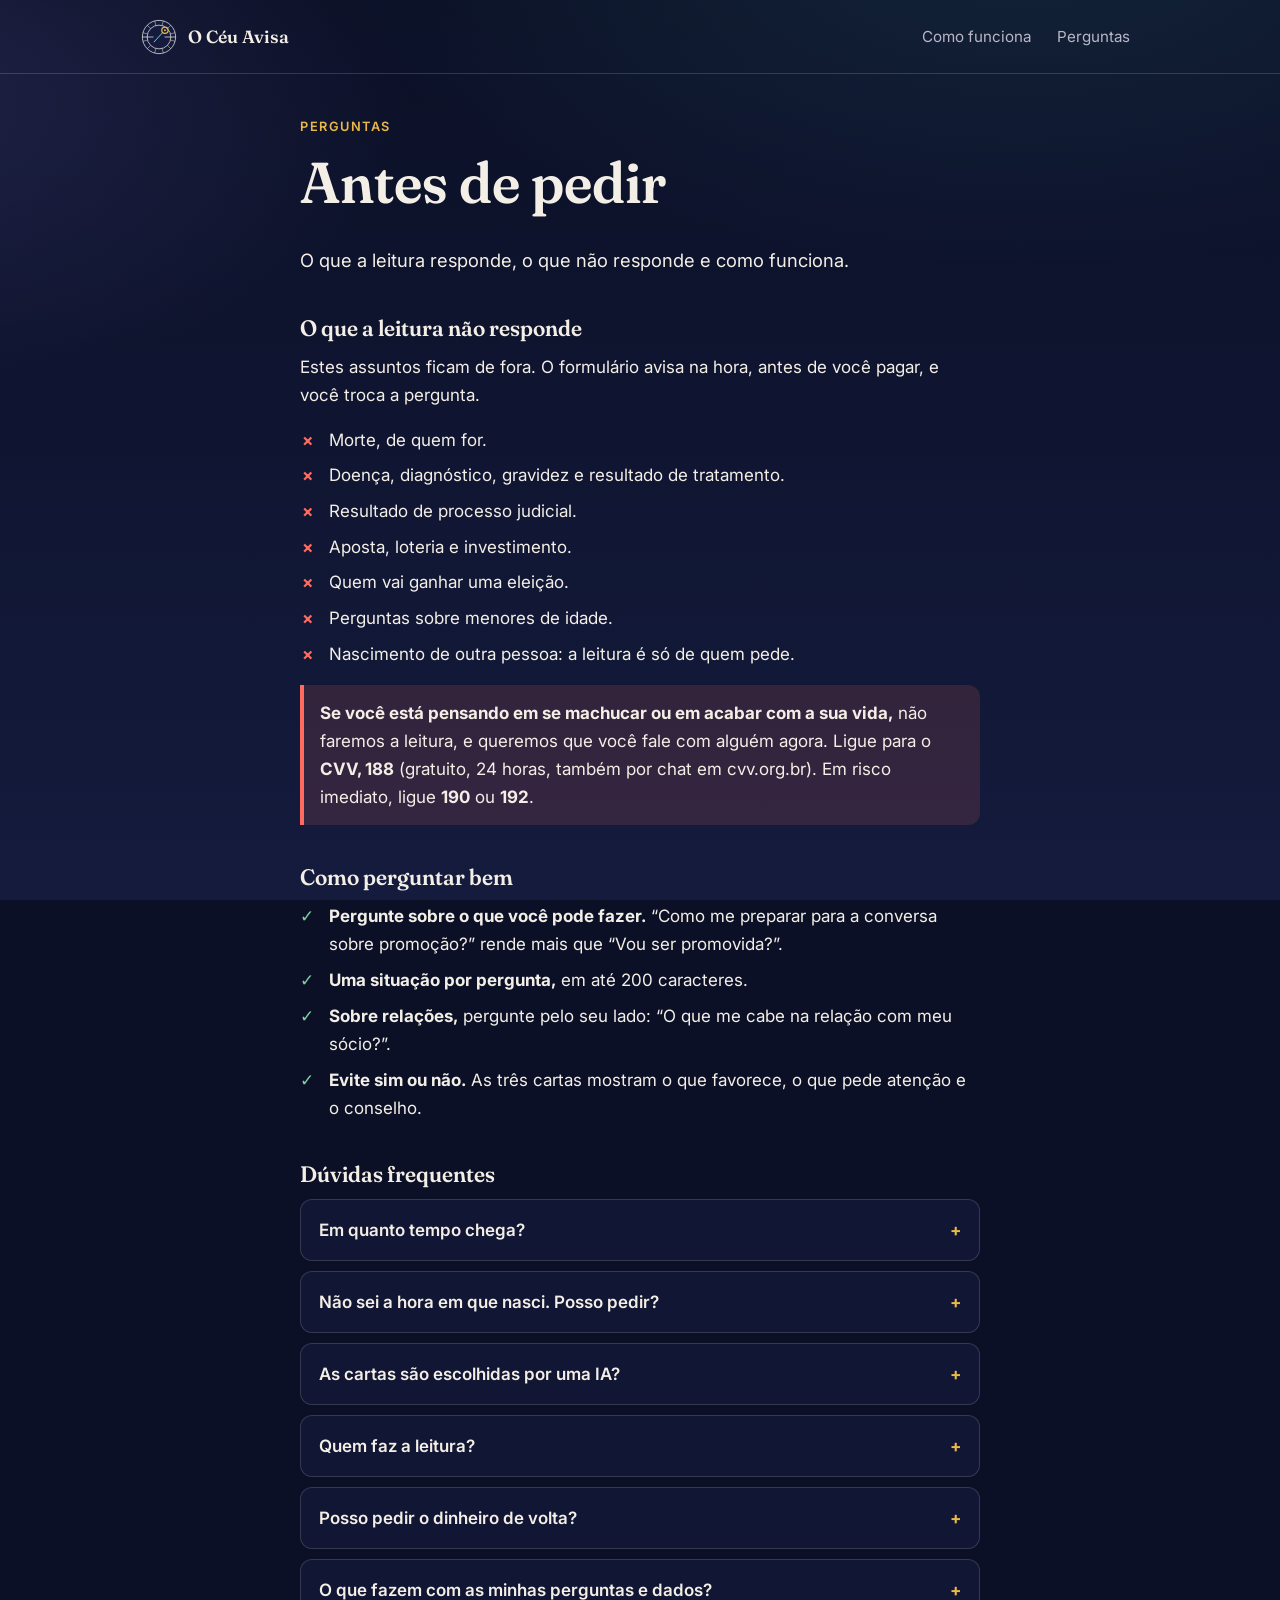
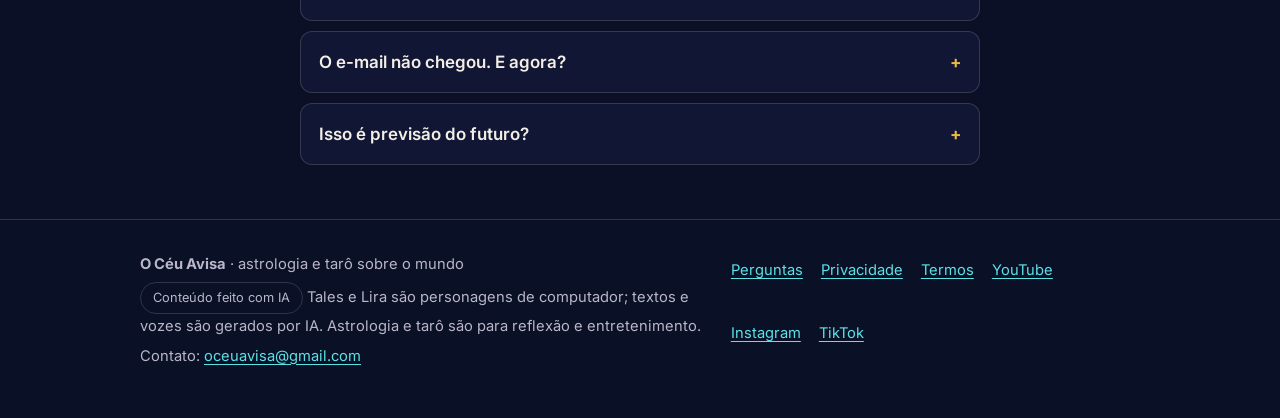
<file: perguntas/index.html>
<!doctype html>
<html lang="pt-BR">
<head>
<meta charset="utf-8">
<meta name="viewport" content="width=device-width, initial-scale=1">
<title>Perguntas — O Céu Avisa</title>
<meta name="description" content="O que a leitura não responde, como perguntar bem, prazo, reembolso, IA e dados.">

<meta name="referrer" content="no-referrer-when-downgrade">
<meta name="theme-color" content="#0B1026">
<link rel="canonical" href="https://oceuavisa.com.br/perguntas/">
<meta property="og:site_name" content="O Céu Avisa">
<meta property="og:type" content="website">
<meta property="og:url" content="https://oceuavisa.com.br/perguntas/">
<meta property="og:title" content="Perguntas — O Céu Avisa">
<meta property="og:description" content="O que a leitura não responde, como perguntar bem, prazo, reembolso, IA e dados.">
<meta property="og:image" content="https://oceuavisa.com.br/ativos/og.jpg">
<meta property="og:image:type" content="image/jpeg">
<meta property="og:image:width" content="1200">
<meta property="og:image:height" content="630">
<meta property="og:image:alt" content="Tales e Lira, os apresentadores de IA do canal O Céu Avisa, sobre um céu estrelado">
<meta property="og:locale" content="pt_BR">
<meta name="twitter:card" content="summary_large_image">
<meta name="twitter:title" content="Perguntas — O Céu Avisa">
<meta name="twitter:description" content="O que a leitura não responde, como perguntar bem, prazo, reembolso, IA e dados.">
<meta name="twitter:image" content="https://oceuavisa.com.br/ativos/og.jpg">
<link rel="icon" href="/foto-perfil.png">
<link rel="preload" href="/ativos/fontes/fraunces.woff2" as="font" type="font/woff2" crossorigin>
<script src="/ativos/config.js"></script>
<script src="/ativos/metrica.js"></script>
<link rel="stylesheet" href="/ativos/site.css?v=20261117a">
</head>
<body>
<a class="pular" href="#conteudo">Ir para o conteúdo</a>
<header class="topo"><div class="wrap">
  <a class="marca" href="/"><img src="/ativos/marca.svg" width="38" height="38" alt="">O Céu Avisa</a>
  <nav aria-label="Principal">
    <a class="opc" href="/#como-funciona">Como funciona</a>
    <a class="opc" href="/perguntas/">Perguntas</a>
    <a class="cta-mini so-venda" href="/leitura/">Quero a minha leitura</a>
  </nav>
</div></header>
<main id="conteudo">

<section><div class="wrap estreito texto faq">
  <span class="sobre">Perguntas</span>
  <h1>Antes de pedir</h1>
  <p class="lead">O que a leitura responde, o que não responde e como funciona.</p>

  <h2>O que a leitura não responde</h2>
  <p>Estes assuntos ficam de fora. O formulário avisa na hora, antes de você <span class="so-preco">pagar</span><span class="sem-preco">confirmar o pedido</span>, e você troca a pergunta.</p>
  <ul class="lista nao">
    <li>Morte, de quem for.</li>
    <li>Doença, diagnóstico, gravidez e resultado de tratamento.</li>
    <li>Resultado de processo judicial.</li>
    <li>Aposta, loteria e investimento.</li>
    <li>Quem vai ganhar uma eleição.</li>
    <li>Perguntas sobre menores de idade.</li>
    <li>Nascimento de outra pessoa: a leitura é só de quem pede.</li>
  </ul>
  <div class="aviso crise"><strong>Se você está pensando em se machucar ou em acabar com a sua vida,</strong> não faremos a leitura, e queremos que você fale com alguém agora. Ligue para o <strong>CVV, 188</strong> (gratuito, 24 horas, também por chat em cvv.org.br). Em risco imediato, ligue <strong>190</strong> ou <strong>192</strong>.</div>

  <h2>Como perguntar bem</h2>
  <ul class="lista ok">
    <li><strong>Pergunte sobre o que você pode fazer.</strong> “Como me preparar para a conversa sobre promoção?” rende mais que “Vou ser promovida?”.</li>
    <li><strong>Uma situação por pergunta,</strong> em até 200 caracteres.</li>
    <li><strong>Sobre relações,</strong> pergunte pelo seu lado: “O que me cabe na relação com meu sócio?”.</li>
    <li><strong>Evite sim ou não.</strong> As três cartas mostram o que favorece, o que pede atenção e o conselho.</li>
  </ul>

  <h2>Dúvidas frequentes</h2>
  <details><summary>Em quanto tempo chega?</summary><div><p>As leituras são feitas por agendamento, com um limite por dia, para cada uma ser escrita e revisada com cuidado. Antes de <span class="so-preco">pagar</span><span class="sem-preco">confirmar o pedido</span>, você vê a data de entrega, que fica em até 48 horas depois <span class="so-preco">do pagamento confirmado</span><span class="sem-preco">da confirmação do pedido</span>. A leitura chega por e-mail. Se atrasarmos, avisamos você por e-mail.</p></div></details>
  <details><summary>Não sei a hora em que nasci. Posso pedir?</summary><div><p>Pode. Sem a hora, o mapa sai sem ascendente e sem casas, e a ligação entre as cartas e o seu céu fica mais geral. As cartas são sorteadas do mesmo jeito. Por isso o formulário pede que você confirme que entendeu isso. Dá para achar a hora na certidão de nascimento ou na maternidade.</p></div></details>
  <details><summary>As cartas são escolhidas por uma IA?</summary><div><p>Não. Um programa sorteia as cartas e mostra a seed do sorteio, que reproduz a mesma tiragem. Você mesmo confere na <a href="/sorteio/">página do sorteio</a>. Os significados vêm de uma base curada. A IA só escreve a interpretação, e o roteiro passa por uma checagem automática.</p></div></details>
  <details><summary>Quem faz a leitura?</summary><div><p>Tales e Lira são personagens criados por computador. Textos e vozes são gerados por IA, e todo vídeo leva o selo “conteúdo gerado por IA”. Nas primeiras semanas, uma pessoa da equipe revê cada leitura antes de ela sair.</p></div></details>
  <details><summary>Posso pedir o dinheiro de volta?</summary><div><p>Sim, de forma integral: se a leitura não for entregue, se uma das suas perguntas for barrada depois do pagamento (e você preferir não trocá-la), se você pedir antes da entrega, ou se o vídeo ou o PDF vierem com defeito. Escreva para <a href="mailto:oceuavisa@gmail.com">oceuavisa@gmail.com</a> com o número do pedido. Sobre o direito de arrependimento depois da entrega, veja os <a href="/termos.html#reembolso">termos</a>.</p></div></details>
  <details><summary>O que fazem com as minhas perguntas e dados?</summary><div><p>Usam-se só para montar a sua leitura. Não servem para treinar IA nem para marketing. Tudo é apagado em 30 dias, e você pode pedir para apagar antes. Detalhes na <a href="/privacidade.html">política de privacidade</a>.</p></div></details>
  <details><summary>O e-mail não chegou. E agora?</summary><div><p>Olhe a caixa de spam e a aba de promoções. Se passar da data agendada, escreva para <a href="mailto:oceuavisa@gmail.com">oceuavisa@gmail.com</a> com o número do pedido.</p></div></details>
  <details><summary>Isso é previsão do futuro?</summary><div><p>Não. Astrologia e tarô são tradição simbólica, usadas aqui para reflexão e entretenimento. Não são aconselhamento médico, jurídico, financeiro nem psicológico, e não devem orientar decisões de saúde, dinheiro ou aposta.</p></div></details>
  <p class="so-venda" style="margin-top:28px"><a class="btn" href="/leitura/">Quero a minha leitura</a></p>
</div></section>

</main>
<footer class="rodape-site"><div class="wrap">
  <div>
    <p><strong>O Céu Avisa</strong> · astrologia e tarô sobre o mundo</p>
    <p><span class="selo">Conteúdo feito com IA</span> Tales e Lira são personagens de computador; textos e vozes são gerados por IA. Astrologia e tarô são para reflexão e entretenimento.</p>
    <p>Contato: <a href="mailto:oceuavisa@gmail.com">oceuavisa@gmail.com</a></p>
  </div>
  <nav aria-label="Rodapé">
    <a class="so-venda" href="/leitura/">Pedir leitura</a>
    <a href="/perguntas/">Perguntas</a>
    <a href="/privacidade.html">Privacidade</a>
    <a href="/termos.html">Termos</a>
    <a href="https://www.youtube.com/channel/UC0RSvlqVQVnGeF4RLn_7RAg">YouTube</a>
    <a href="https://www.instagram.com/oceuavisa">Instagram</a>
    <a href="https://www.tiktok.com/@oceuavisa">TikTok</a>
  </nav>
</div></footer>

</body>
</html>
</file>
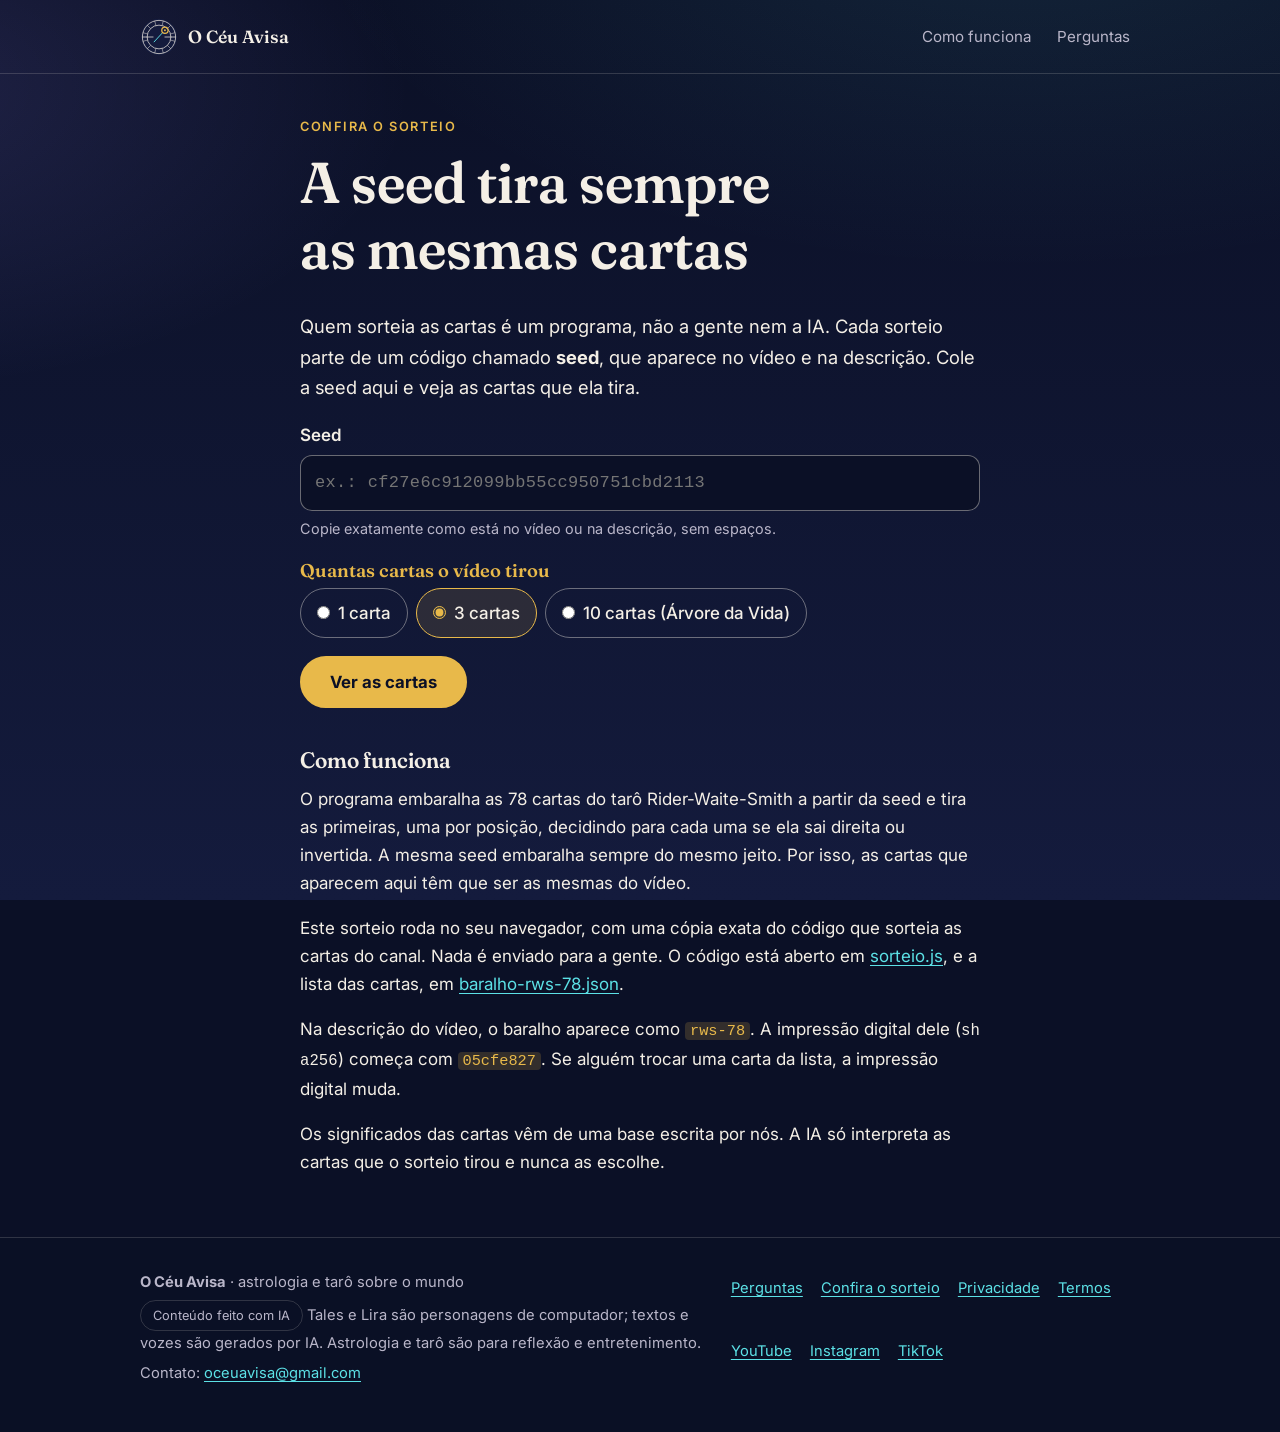
<file: sorteio/index.html>
<!doctype html>
<html lang="pt-BR">
<head>
<meta charset="utf-8">
<meta name="viewport" content="width=device-width, initial-scale=1">
<title>Confira o sorteio — O Céu Avisa</title>
<meta name="description" content="Cole a seed que aparece no vídeo e veja as cartas que ela tira. O sorteio roda no seu navegador, com o mesmo código do canal.">

<meta name="referrer" content="no-referrer-when-downgrade">
<meta name="theme-color" content="#0B1026">
<link rel="canonical" href="https://oceuavisa.com.br/sorteio/">
<meta property="og:site_name" content="O Céu Avisa">
<meta property="og:type" content="website">
<meta property="og:url" content="https://oceuavisa.com.br/sorteio/">
<meta property="og:title" content="Confira o sorteio — O Céu Avisa">
<meta property="og:description" content="Cole a seed do vídeo e veja as cartas que ela tira.">
<meta property="og:image" content="https://oceuavisa.com.br/ativos/og.jpg">
<meta property="og:image:type" content="image/jpeg">
<meta property="og:image:width" content="1200">
<meta property="og:image:height" content="630">
<meta property="og:image:alt" content="Tales e Lira, os apresentadores de IA do canal O Céu Avisa, sobre um céu estrelado">
<meta property="og:locale" content="pt_BR">
<meta name="twitter:card" content="summary_large_image">
<meta name="twitter:title" content="Confira o sorteio — O Céu Avisa">
<meta name="twitter:description" content="Cole a seed do vídeo e veja as cartas que ela tira.">
<meta name="twitter:image" content="https://oceuavisa.com.br/ativos/og.jpg">
<link rel="icon" href="/foto-perfil.png">
<link rel="preload" href="/ativos/fontes/fraunces.woff2" as="font" type="font/woff2" crossorigin>
<script src="/ativos/config.js"></script>
<script src="/ativos/metrica.js"></script>
<link rel="stylesheet" href="/ativos/site.css?v=20261117a">
<style>
  .seed-campo{font-family:ui-monospace,Menlo,monospace !important;letter-spacing:.02em}
  .opcoes{display:flex;flex-wrap:wrap;gap:8px;margin:0;padding:0;border:0}
  .opcoes legend{font-weight:600;margin-bottom:6px;padding:0}
  .opcoes label{display:inline-flex;align-items:center;gap:8px;font-weight:500;margin:0;padding:10px 16px;border:1.5px solid rgba(244,239,230,.4);border-radius:999px;cursor:pointer;min-height:44px}
  .opcoes input{accent-color:var(--ouro);margin:0}
  .opcoes label:has(input:checked){border-color:var(--ouro);background:rgba(232,185,74,.12)}
  .tiragem{list-style:none;margin:24px 0 0;padding:0;display:grid;gap:12px;grid-template-columns:repeat(auto-fill,minmax(210px,1fr))}
  .tiragem li{background:rgba(20,27,61,.72);border:1px solid var(--borda);border-radius:var(--raio);padding:16px 18px}
  .tiragem .pos{display:block;font:600 .78rem/1.4 var(--sans);letter-spacing:.1em;text-transform:uppercase;color:var(--suave);margin-bottom:4px}
  .tiragem .nome{display:block;font:600 1.2rem/1.3 var(--serif);color:var(--marfim)}
  .tiragem .ori{display:inline-block;margin-top:8px;font-size:.9rem;padding:2px 10px;border-radius:999px;background:rgba(92,225,230,.12);color:var(--ciano)}
  .tiragem .ori.inv{background:rgba(255,107,94,.12);color:var(--coral)}
  .tiragem .ori.inv::before{content:"↓ "}
  .mono{font-family:ui-monospace,Menlo,monospace;font-size:.92em;word-break:break-all}
  #resultado:empty{display:none}
</style>
</head>
<body>
<a class="pular" href="#conteudo">Ir para o conteúdo</a>
<header class="topo"><div class="wrap">
  <a class="marca" href="/"><img src="/ativos/marca.svg" width="38" height="38" alt="">O Céu Avisa</a>
  <nav aria-label="Principal">
    <a class="opc" href="/#como-funciona">Como funciona</a>
    <a class="opc" href="/perguntas/">Perguntas</a>
    <a class="cta-mini so-venda" href="/leitura/">Quero a minha leitura</a>
  </nav>
</div></header>
<main id="conteudo">

<section><div class="wrap estreito texto">
  <span class="sobre">Confira o sorteio</span>
  <h1>A seed tira sempre as mesmas cartas</h1>
  <p class="lead">Quem sorteia as cartas é um programa, não a gente nem a IA. Cada sorteio parte de um código chamado <strong>seed</strong>, que aparece no vídeo e na descrição. Cole a seed aqui e veja as cartas que ela tira.</p>

  <form id="form-sorteio" novalidate>
    <div class="campo">
      <label for="seed">Seed</label>
      <input type="text" id="seed" name="seed" class="seed-campo" autocomplete="off" autocapitalize="off" spellcheck="false" placeholder="ex.: cf27e6c912099bb55cc950751cbd2113" aria-describedby="seed-ajuda">
      <p id="seed-ajuda" class="pequeno" style="color:var(--suave);margin:6px 0 0">Copie exatamente como está no vídeo ou na descrição, sem espaços.</p>
    </div>
    <div class="campo">
      <fieldset class="opcoes">
        <legend>Quantas cartas o vídeo tirou</legend>
        <label><input type="radio" name="n" value="1"> 1 carta</label>
        <label><input type="radio" name="n" value="3" checked> 3 cartas</label>
        <label><input type="radio" name="n" value="10"> 10 cartas (Árvore da Vida)</label>
      </fieldset>
    </div>
    <button class="btn" type="submit">Ver as cartas</button>
  </form>

  <div id="resultado" aria-live="polite"></div>

  <h2>Como funciona</h2>
  <p>O programa embaralha as 78 cartas do tarô Rider-Waite-Smith a partir da seed e tira as primeiras, uma por posição, decidindo para cada uma se ela sai direita ou invertida. A mesma seed embaralha sempre do mesmo jeito. Por isso, as cartas que aparecem aqui têm que ser as mesmas do vídeo.</p>
  <p>Este sorteio roda no seu navegador, com uma cópia exata do código que sorteia as cartas do canal. Nada é enviado para a gente. O código está aberto em <a href="/ativos/sorteio.js">sorteio.js</a>, e a lista das cartas, em <a href="/ativos/baralho-rws-78.json">baralho-rws-78.json</a>.</p>
  <p>Na descrição do vídeo, o baralho aparece como <span class="marc">rws-78</span>. A impressão digital dele (<span class="mono">sha256</span>) começa com <span class="marc" id="hash-curto">05cfe827</span>. Se alguém trocar uma carta da lista, a impressão digital muda.</p>
  <p>Os significados das cartas vêm de uma base escrita por nós. A IA só interpreta as cartas que o sorteio tirou e nunca as escolhe.</p>
</div></section>

</main>
<footer class="rodape-site"><div class="wrap">
  <div>
    <p><strong>O Céu Avisa</strong> · astrologia e tarô sobre o mundo</p>
    <p><span class="selo">Conteúdo feito com IA</span> Tales e Lira são personagens de computador; textos e vozes são gerados por IA. Astrologia e tarô são para reflexão e entretenimento.</p>
    <p>Contato: <a href="mailto:oceuavisa@gmail.com">oceuavisa@gmail.com</a></p>
  </div>
  <nav aria-label="Rodapé">
    <a class="so-venda" href="/leitura/">Pedir leitura</a>
    <a href="/perguntas/">Perguntas</a>
    <a href="/sorteio/">Confira o sorteio</a>
    <a href="/privacidade.html">Privacidade</a>
    <a href="/termos.html">Termos</a>
    <a href="https://www.youtube.com/channel/UC0RSvlqVQVnGeF4RLn_7RAg">YouTube</a>
    <a href="https://www.instagram.com/oceuavisa">Instagram</a>
    <a href="https://www.tiktok.com/@oceuavisa">TikTok</a>
  </nav>
</div></footer>

<script src="/ativos/sorteio.js"></script>
<script>
(function () {
  "use strict";
  var BARALHO_SHA = "05cfe8275fd81f54d6f98c0434d6c851433ef7a5727da31e17104cbe60fef2a6";
  var form = document.getElementById("form-sorteio");
  var campo = document.getElementById("seed");
  var saida = document.getElementById("resultado");
  var baralho = null;

  function el(tag, cls, txt) { var e = document.createElement(tag); if (cls) e.className = cls; if (txt != null) e.textContent = txt; return e; }
  function aviso(txt) { saida.replaceChildren(el("p", "aviso", txt)); }

  function carregar() {
    if (baralho) return Promise.resolve(baralho);
    return fetch("/ativos/baralho-rws-78.json").then(function (r) {
      if (!r.ok) throw new Error("baralho");
      return r.json();
    }).then(function (d) {
      return SorteioOCA.hashBaralho(d.cartas).then(function (h) {
        if (h !== BARALHO_SHA) throw new Error("hash");
        baralho = d.cartas; return baralho;
      });
    });
  }

  function nomesPosicoes(n, pos) {
    var nomes = (pos || "").split(",").map(function (s) { return s.trim(); }).filter(Boolean);
    if (nomes.length === n) return nomes;
    return n === 10 ? ["Keter", "Chokmah", "Binah", "Chesed", "Geburah", "Tiferet", "Netzach", "Hod", "Yesod", "Malkuth"] : null;
  }

  function mostrar(seed, n, pos) {
    if (!seed) { aviso("Cole a seed do vídeo."); campo.focus(); return; }
    if (!(window.crypto && crypto.subtle && window.BigInt)) { aviso("Este navegador é antigo demais para o sorteio. Tente um Chrome, Safari ou Firefox atual."); return; }
    carregar().then(function (cartas) {
      return SorteioOCA.sortear(cartas, n, seed);
    }).then(function (tiradas) {
      var nomes = nomesPosicoes(n, pos);
      var titulo = el("h2", null, "As cartas desta seed");
      var info = el("p");
      info.append("Seed ", el("span", "marc mono", seed), ", baralho ", el("span", "marc", "rws-78"), ", " + n + (n === 1 ? " carta." : " cartas."));
      var lista = el("ol", "tiragem");
      tiradas.forEach(function (c, i) {
        var li = el("li");
        li.append(el("span", "pos", nomes ? nomes[i] : (i + 1) + "ª carta"), el("span", "nome", c.name));
        var inv = c.orientation === "invertida";
        li.append(el("span", "ori" + (inv ? " inv" : ""), inv ? "invertida" : "direita"));
        lista.append(li);
      });
      var dica = el("p", null, "As cartas não batem com o vídeo? Confira se a seed foi copiada inteira e se a quantidade de cartas está certa. Se ainda assim não bater, escreva para oceuavisa@gmail.com.");
      dica.style.color = "var(--suave)"; dica.style.marginTop = "16px";
      saida.replaceChildren(titulo, info, lista, dica);
    }).catch(function (e) {
      aviso(e && e.message === "hash"
        ? "A lista de cartas desta página não confere com o baralho rws-78. Não confie neste resultado e avise a gente em oceuavisa@gmail.com."
        : "Não foi possível carregar o baralho. Verifique a conexão e tente de novo.");
    });
  }

  form.addEventListener("submit", function (ev) {
    ev.preventDefault();
    var seed = campo.value.trim();
    var n = parseInt(form.querySelector("input[name=n]:checked").value, 10);
    var q = new URLSearchParams(location.search);
    q.set("seed", seed); q.set("n", String(n));
    var pos = (q.get("pos") || "").split(",").filter(function (s) { return s.trim(); });
    if (pos.length !== n) q.delete("pos");
    history.replaceState(null, "", "?" + q.toString());
    mostrar(seed, n, q.get("pos"));
  });

  // link direto: /sorteio/?seed=…&n=3&pos=O clima,O desafio,O conselho
  var q = new URLSearchParams(location.search);
  var n = parseInt(q.get("n") || "", 10);
  if ([1, 3, 10].indexOf(n) >= 0) form.querySelector("input[name=n][value='" + n + "']").checked = true;
  if (q.get("seed")) {
    campo.value = q.get("seed").trim();
    mostrar(campo.value, [1, 3, 10].indexOf(n) >= 0 ? n : 3, q.get("pos"));
  }
})();
</script>
</body>
</html>
</file>
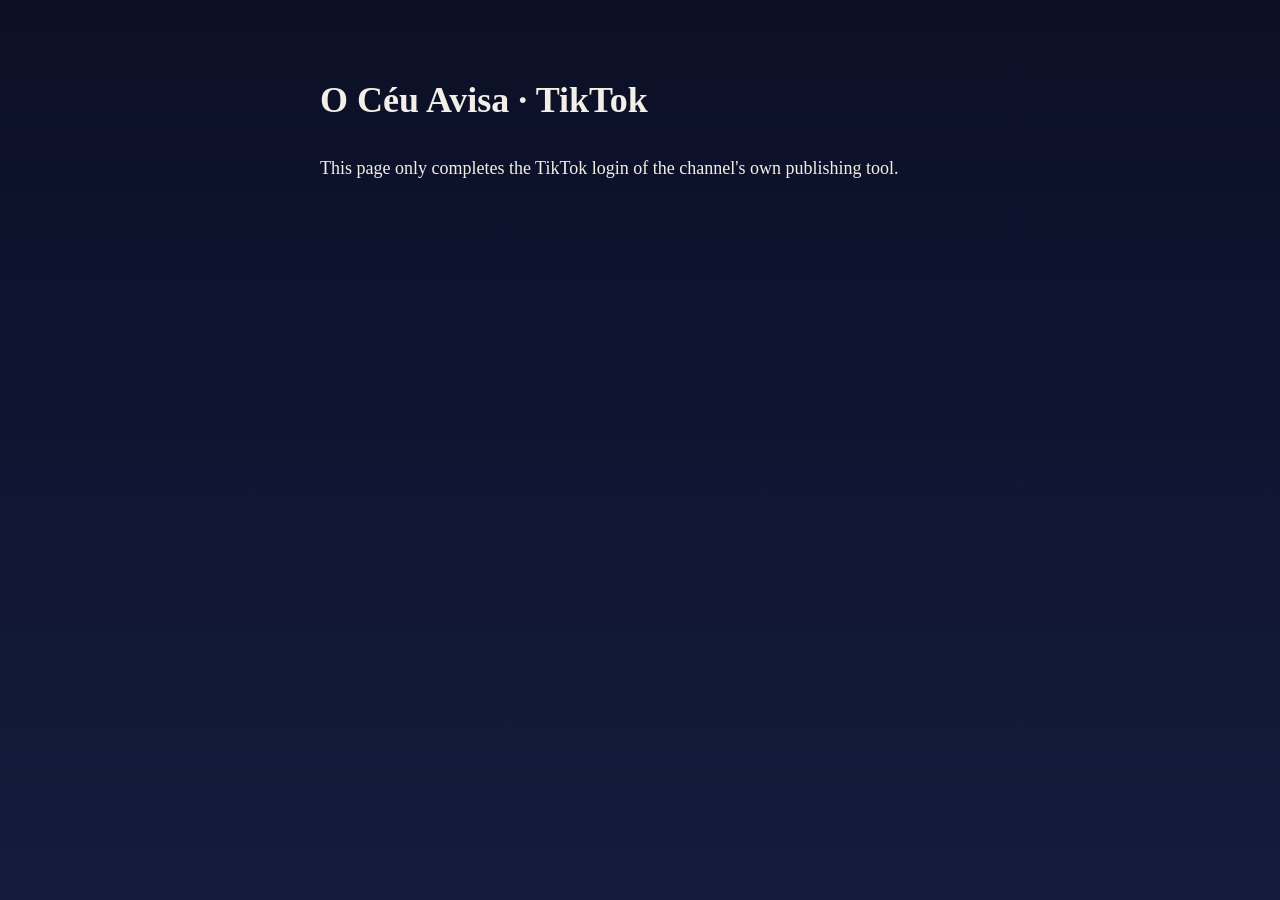
<file: tiktok/callback/index.html>
<!doctype html>
<html lang="en">
<head>
<meta charset="utf-8">
<meta name="viewport" content="width=device-width, initial-scale=1">
<meta name="referrer" content="no-referrer">
<meta name="robots" content="noindex">
<title>TikTok login · O Céu Avisa</title>
<!--
  Retorno do Login Kit do TikTok (ETAPA-31 E7). O app web do TikTok só aceita
  redirect https; o publicador roda no Mac. Esta página repassa o `code` e o
  `state` para o terminal que está esperando em http://127.0.0.1:8765/callback/.
  O código sozinho não vale nada: a troca pelo token exige o client secret e o
  code_verifier do PKCE, que só existem no Mac. Nada aqui é gravado ou enviado
  a terceiros (sem script externo, sem cookie, sem referrer).
-->
<style>
  :root { --noite:#0B1026; --noite2:#141B3D; --marfim:#F4EFE6; --suave:#B9B6C9; --ciano:#5CE1E6; }
  body { margin:0; background:linear-gradient(var(--noite),var(--noite2)); color:var(--marfim); font:18px/1.6 Georgia,"Times New Roman",serif; min-height:100vh }
  main { max-width:640px; margin:0 auto; padding:48px 20px 64px }
  a { color:var(--ciano) } .meta { color:var(--suave); font-size:.95rem }
</style>
</head>
<body>
<main>
  <h1>O Céu Avisa · TikTok</h1>
  <p id="msg">Returning to the publishing tool on this computer…</p>
  <p class="meta" id="extra"></p>
</main>
<script>
  (function () {
    var q = new URLSearchParams(location.search);
    var msg = document.getElementById("msg");
    var extra = document.getElementById("extra");
    if (!q.has("state") || !(q.has("code") || q.has("error"))) {
      msg.textContent = "This page only completes the TikTok login of the channel's own publishing tool.";
      return;
    }
    var destino = "http://127.0.0.1:8765/callback/" + location.search;
    history.replaceState(null, "", location.pathname);  // tira o código da barra e do histórico
    if (q.has("error")) {
      msg.textContent = "TikTok login was cancelled (" + q.get("error") + "). You can close this tab.";
    }
    extra.innerHTML = 'If nothing happens, make sure <code>publicar.py autorizar tiktok</code> is running, then <a id="ir">continue</a>.';
    document.getElementById("ir").href = destino;
    location.replace(destino);
  })();
</script>
</body>
</html>
</file>
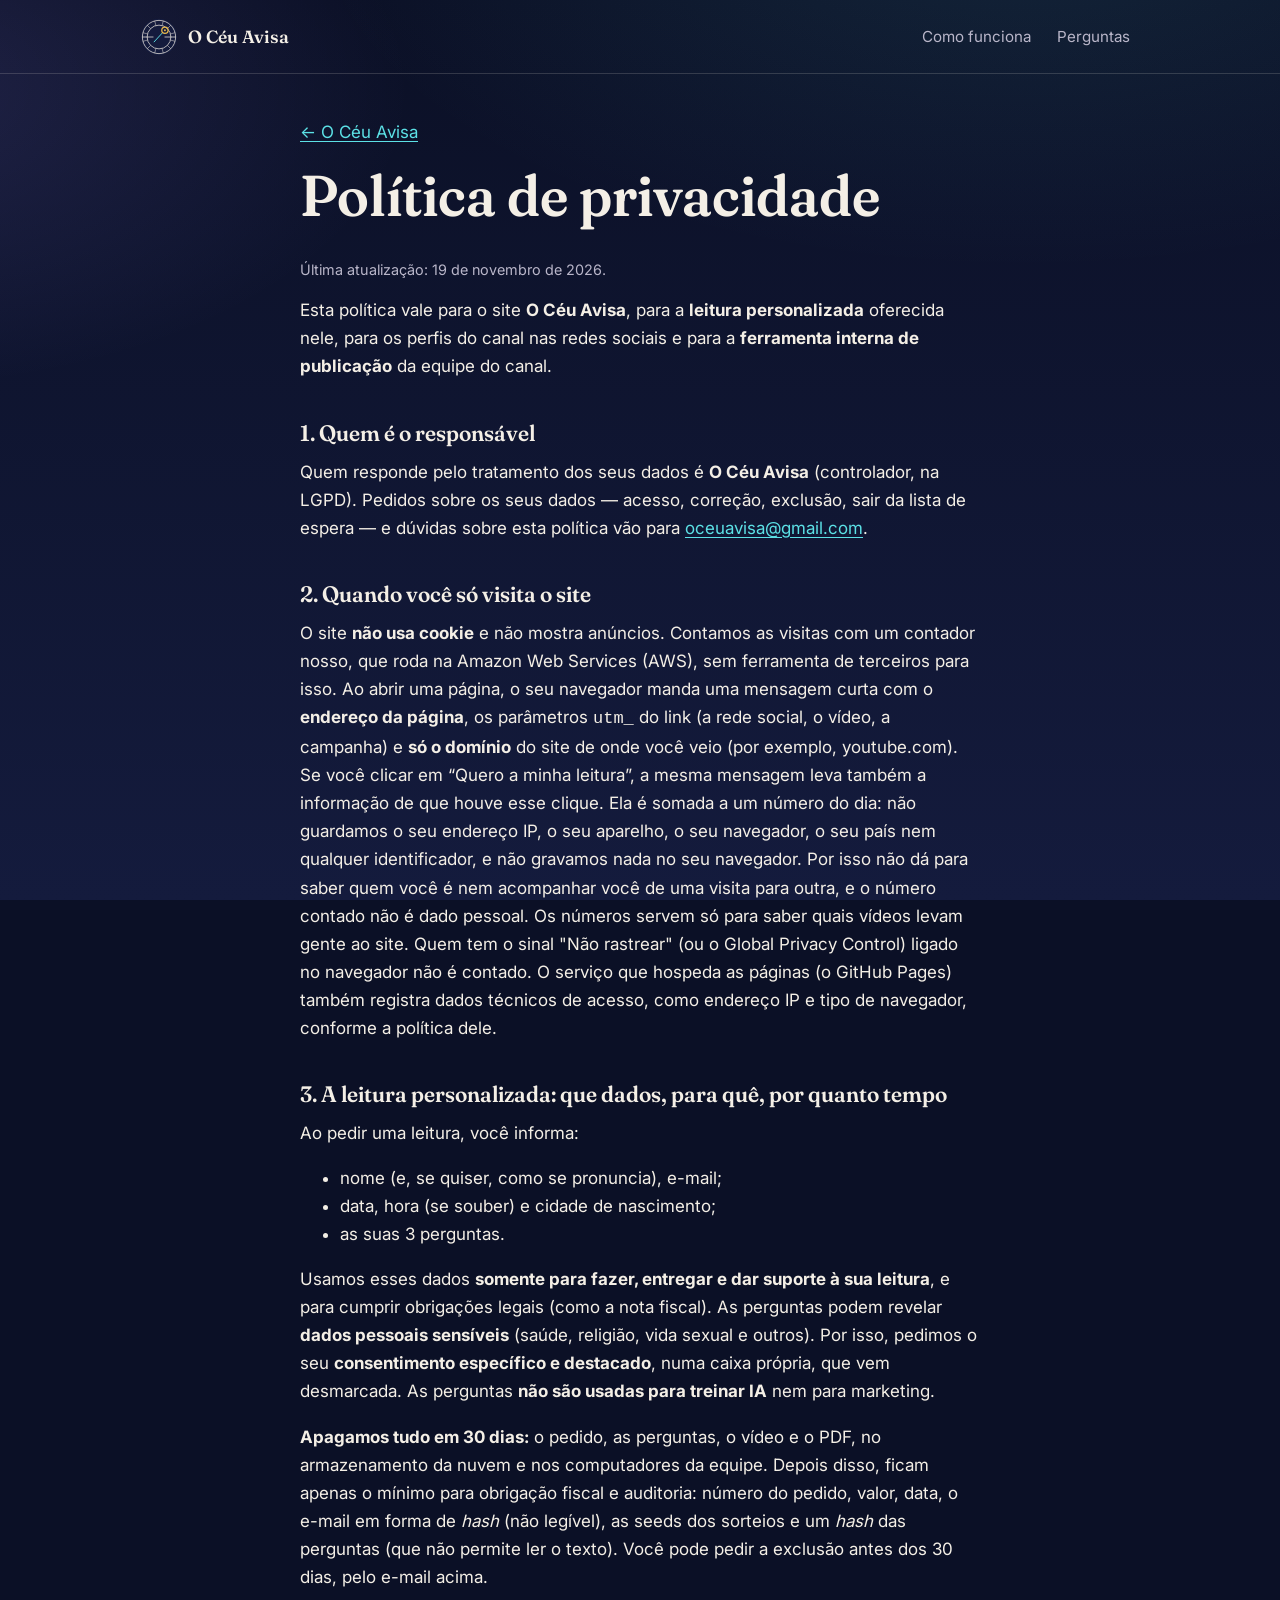
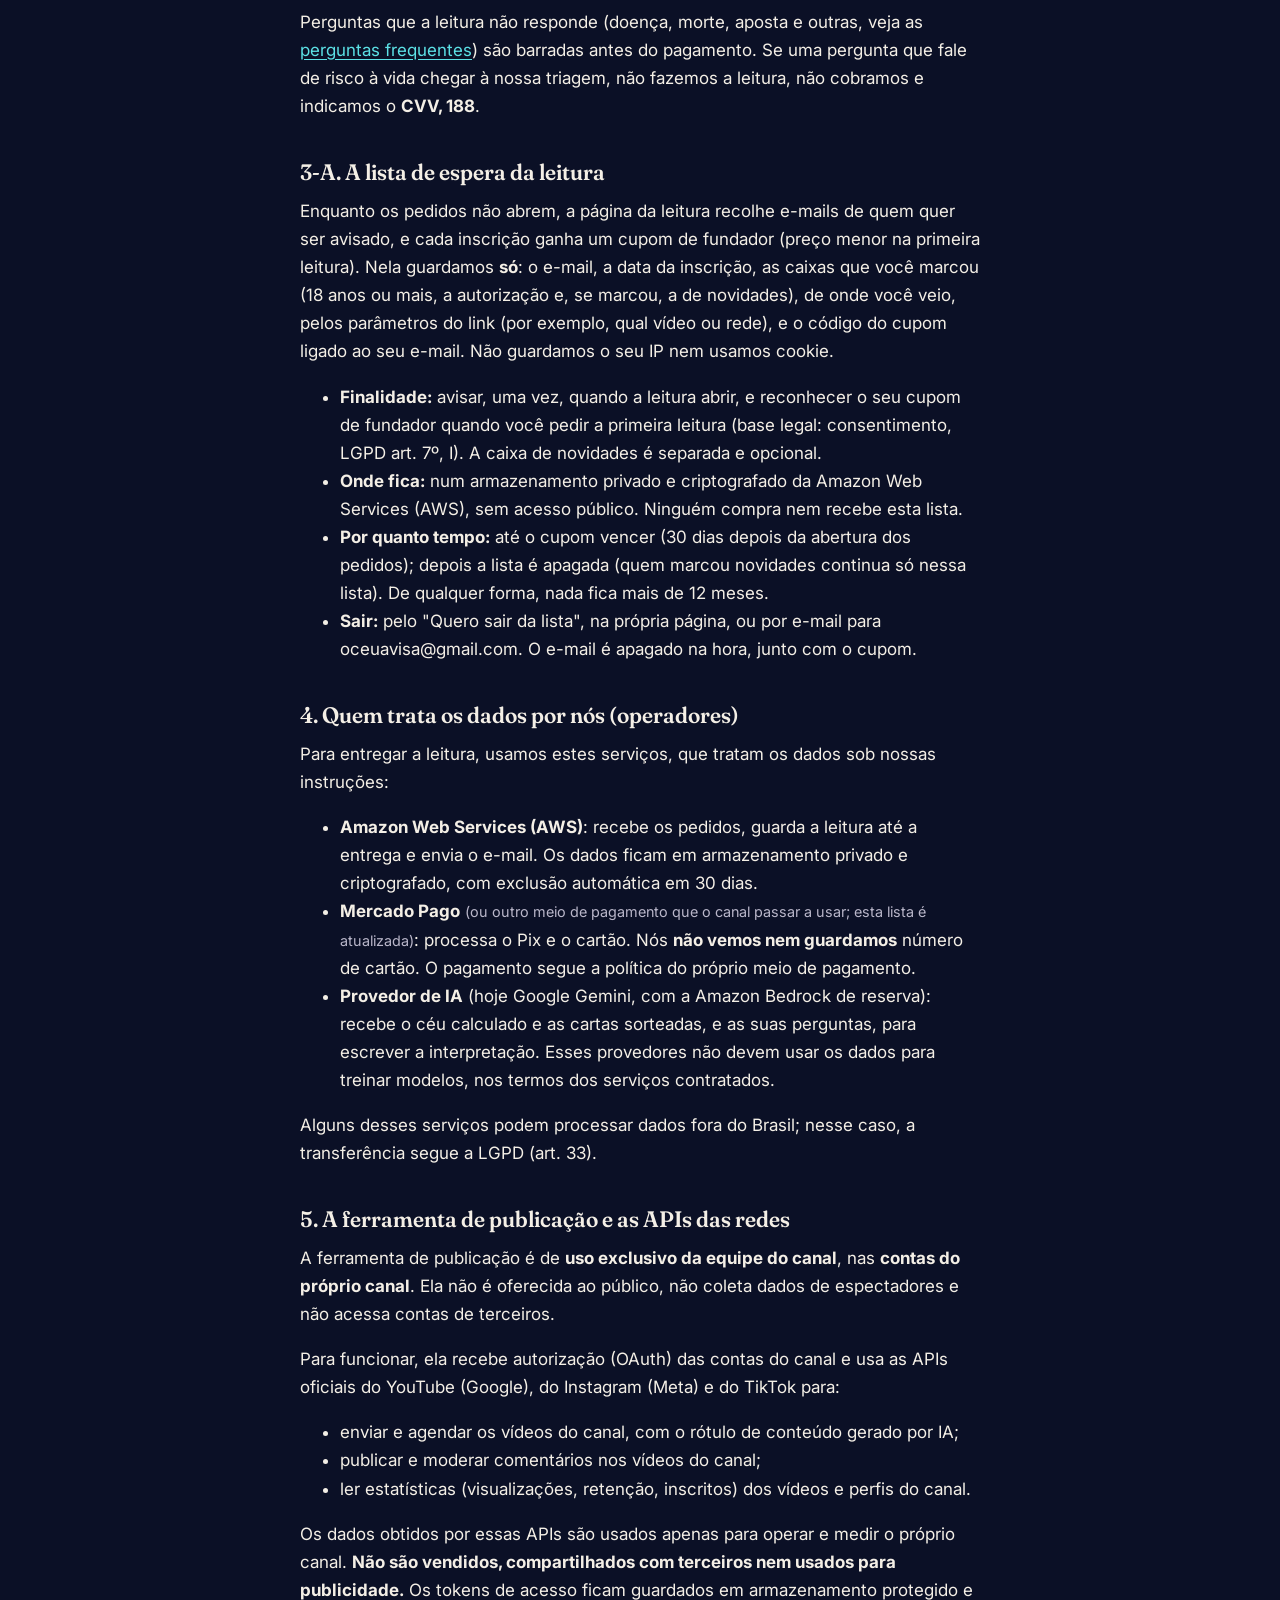
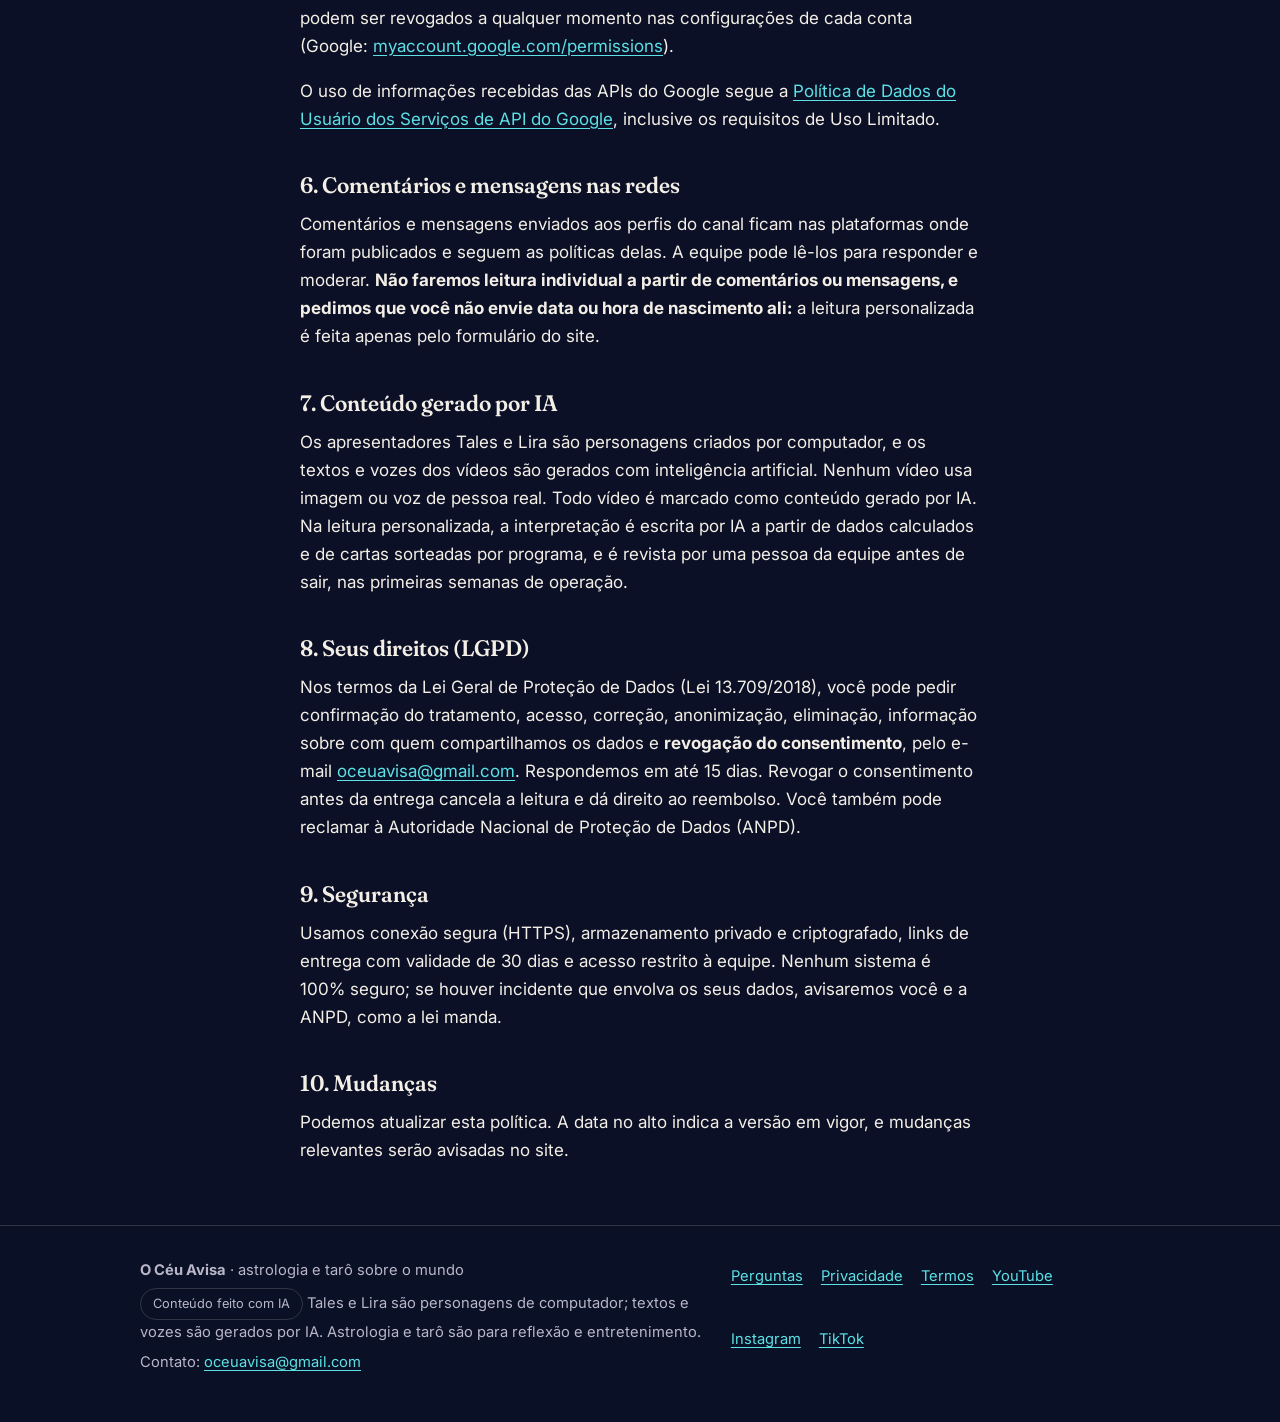
<file: privacidade.html>
<!doctype html>
<html lang="pt-BR">
<head>
<meta charset="utf-8">
<meta name="viewport" content="width=device-width, initial-scale=1">
<title>Política de privacidade · O Céu Avisa</title>
<meta name="description" content="Como o O Céu Avisa trata os seus dados na leitura personalizada: o que coleta, para quê, operadores e a exclusão em 30 dias.">

<meta name="referrer" content="no-referrer-when-downgrade">
<meta name="theme-color" content="#0B1026">
<link rel="canonical" href="https://oceuavisa.com.br/privacidade.html">
<meta property="og:site_name" content="O Céu Avisa">
<meta property="og:type" content="website">
<meta property="og:url" content="https://oceuavisa.com.br/privacidade.html">
<meta property="og:title" content="Política de privacidade · O Céu Avisa">
<meta property="og:description" content="Como o O Céu Avisa trata os seus dados na leitura personalizada: o que coleta, para quê, operadores e a exclusão em 30 dias.">
<meta property="og:image" content="https://oceuavisa.com.br/ativos/og.jpg">
<meta property="og:image:type" content="image/jpeg">
<meta property="og:image:width" content="1200">
<meta property="og:image:height" content="630">
<meta property="og:image:alt" content="Tales e Lira, os apresentadores de IA do canal O Céu Avisa, sobre um céu estrelado">
<meta property="og:locale" content="pt_BR">
<meta name="twitter:card" content="summary_large_image">
<meta name="twitter:title" content="Política de privacidade · O Céu Avisa">
<meta name="twitter:description" content="Como o O Céu Avisa trata os seus dados na leitura personalizada: o que coleta, para quê, operadores e a exclusão em 30 dias.">
<meta name="twitter:image" content="https://oceuavisa.com.br/ativos/og.jpg">
<link rel="icon" href="/foto-perfil.png">
<link rel="preload" href="/ativos/fontes/fraunces.woff2" as="font" type="font/woff2" crossorigin>
<script src="/ativos/config.js"></script>
<script src="/ativos/metrica.js"></script>
<link rel="stylesheet" href="/ativos/site.css?v=20261117a">
</head>
<body>
<a class="pular" href="#conteudo">Ir para o conteúdo</a>
<header class="topo"><div class="wrap">
  <a class="marca" href="/"><img src="/ativos/marca.svg" width="38" height="38" alt="">O Céu Avisa</a>
  <nav aria-label="Principal">
    <a class="opc" href="/#como-funciona">Como funciona</a>
    <a class="opc" href="/perguntas/">Perguntas</a>
    <a class="cta-mini so-venda" href="/leitura/">Quero a minha leitura</a>
  </nav>
</div></header>
<main id="conteudo">

<section><div class="wrap estreito texto">
  <p><a href="/">← O Céu Avisa</a></p>
  <h1>Política de privacidade</h1>
  <p class="suave pequeno">Última atualização: 19 de novembro de 2026. <!-- PENDENTE: revisar com advogado (lista no README do site) --></p>

  <p>Esta política vale para o site <strong>O Céu Avisa</strong>, para a <strong>leitura personalizada</strong> oferecida nele, para os perfis do canal nas redes sociais e para a <strong>ferramenta interna de publicação</strong> da equipe do canal.</p>

  <h2>1. Quem é o responsável</h2>
  <p>Quem responde pelo tratamento dos seus dados é <strong>O Céu Avisa</strong> (controlador, na LGPD). Pedidos sobre os seus dados — acesso, correção, exclusão, sair da lista de espera — e dúvidas sobre esta política vão para <a href="mailto:oceuavisa@gmail.com">oceuavisa@gmail.com</a>.</p>

  <h2>2. Quando você só visita o site</h2>
  <p>O site <strong>não usa cookie</strong> e não mostra anúncios. Contamos as visitas com um contador nosso, que roda na Amazon Web Services (AWS), sem ferramenta de terceiros para isso. Ao abrir uma página, o seu navegador manda uma mensagem curta com o <strong>endereço da página</strong>, os parâmetros <code>utm_</code> do link (a rede social, o vídeo, a campanha) e <strong>só o domínio</strong> do site de onde você veio (por exemplo, youtube.com). Se você clicar em “Quero a minha leitura”, a mesma mensagem leva também a informação de que houve esse clique. Ela é somada a um número do dia: não guardamos o seu endereço IP, o seu aparelho, o seu navegador, o seu país nem qualquer identificador, e não gravamos nada no seu navegador. Por isso não dá para saber quem você é nem acompanhar você de uma visita para outra, e o número contado não é dado pessoal. Os números servem só para saber quais vídeos levam gente ao site. Quem tem o sinal "Não rastrear" (ou o Global Privacy Control) ligado no navegador não é contado. O serviço que hospeda as páginas (o GitHub Pages) também registra dados técnicos de acesso, como endereço IP e tipo de navegador, conforme a política dele.</p>

  <h2>3. A leitura personalizada: que dados, para quê, por quanto tempo</h2>
  <p>Ao pedir uma leitura, você informa:</p>
  <ul>
    <li>nome (e, se quiser, como se pronuncia), e-mail;</li>
    <li>data, hora (se souber) e cidade de nascimento;</li>
    <li>as suas 3 perguntas.</li>
  </ul>
  <p>Usamos esses dados <strong>somente para fazer, entregar e dar suporte à sua leitura</strong>, e para cumprir obrigações legais (como a nota fiscal). As perguntas podem revelar <strong>dados pessoais sensíveis</strong> (saúde, religião, vida sexual e outros). Por isso, pedimos o seu <strong>consentimento específico e destacado</strong>, numa caixa própria, que vem desmarcada. As perguntas <strong>não são usadas para treinar IA</strong> nem para marketing.</p>
  <p><strong>Apagamos tudo em 30 dias:</strong> o pedido, as perguntas, o vídeo e o PDF, no armazenamento da nuvem e nos computadores da equipe. Depois disso, ficam apenas o mínimo para obrigação fiscal e auditoria: número do pedido, valor, data, o e-mail em forma de <em>hash</em> (não legível), as seeds dos sorteios e um <em>hash</em> das perguntas (que não permite ler o texto). Você pode pedir a exclusão antes dos 30 dias, pelo e-mail acima.</p>
  <p>Perguntas que a leitura não responde (doença, morte, aposta e outras, veja as <a href="/perguntas/">perguntas frequentes</a>) são barradas antes do pagamento. Se uma pergunta que fale de risco à vida chegar à nossa triagem, não fazemos a leitura, não cobramos e indicamos o <strong>CVV, 188</strong>.</p>

  <h2 id="lista-de-espera">3-A. A lista de espera da leitura</h2>
  <p>Enquanto os pedidos não abrem, a página da leitura recolhe e-mails de quem quer ser avisado, e cada inscrição ganha um cupom de fundador (preço menor na primeira leitura). Nela guardamos <strong>só</strong>: o e-mail, a data da inscrição, as caixas que você marcou (18 anos ou mais, a autorização e, se marcou, a de novidades), de onde você veio, pelos parâmetros do link (por exemplo, qual vídeo ou rede), e o código do cupom ligado ao seu e-mail. Não guardamos o seu IP nem usamos cookie.</p>
  <ul>
    <li><strong>Finalidade:</strong> avisar, uma vez, quando a leitura abrir, e reconhecer o seu cupom de fundador quando você pedir a primeira leitura (base legal: consentimento, LGPD art. 7º, I). A caixa de novidades é separada e opcional.</li>
    <li><strong>Onde fica:</strong> num armazenamento privado e criptografado da Amazon Web Services (AWS), sem acesso público. Ninguém compra nem recebe esta lista.</li>
    <li><strong>Por quanto tempo:</strong> até o cupom vencer (30 dias depois da abertura dos pedidos); depois a lista é apagada (quem marcou novidades continua só nessa lista). De qualquer forma, nada fica mais de 12 meses.</li>
    <li><strong>Sair:</strong> pelo "Quero sair da lista", na própria página, ou por e-mail para oceuavisa@gmail.com. O e-mail é apagado na hora, junto com o cupom.</li>
  </ul>
  <h2>4. Quem trata os dados por nós (operadores)</h2>
  <p>Para entregar a leitura, usamos estes serviços, que tratam os dados sob nossas instruções:</p>
  <ul>
    <li><strong>Amazon Web Services (AWS)</strong>: recebe os pedidos, guarda a leitura até a entrega e envia o e-mail. Os dados ficam em armazenamento privado e criptografado, com exclusão automática em 30 dias.</li>
    <li><strong>Mercado Pago</strong> <span class="suave pequeno">(ou outro meio de pagamento que o canal passar a usar; esta lista é atualizada)</span>: processa o Pix e o cartão. Nós <strong>não vemos nem guardamos</strong> número de cartão. O pagamento segue a política do próprio meio de pagamento.</li>
    <li><strong>Provedor de IA</strong> (hoje Google Gemini, com a Amazon Bedrock de reserva): recebe o céu calculado e as cartas sorteadas, e as suas perguntas, para escrever a interpretação. Esses provedores não devem usar os dados para treinar modelos, nos termos dos serviços contratados. <!-- PENDENTE: conferir o contrato de cada provedor (lista no README do site) --></li>
  </ul>
  <p>Alguns desses serviços podem processar dados fora do Brasil; nesse caso, a transferência segue a LGPD (art. 33). <!-- PENDENTE: revisar com advogado (lista no README do site) --></p>

  <h2>5. A ferramenta de publicação e as APIs das redes</h2>
  <p>A ferramenta de publicação é de <strong>uso exclusivo da equipe do canal</strong>, nas <strong>contas do próprio canal</strong>. Ela não é oferecida ao público, não coleta dados de espectadores e não acessa contas de terceiros.</p>
  <p>Para funcionar, ela recebe autorização (OAuth) das contas do canal e usa as APIs oficiais do YouTube (Google), do Instagram (Meta) e do TikTok para:</p>
  <ul>
    <li>enviar e agendar os vídeos do canal, com o rótulo de conteúdo gerado por IA;</li>
    <li>publicar e moderar comentários nos vídeos do canal;</li>
    <li>ler estatísticas (visualizações, retenção, inscritos) dos vídeos e perfis do canal.</li>
  </ul>
  <p>Os dados obtidos por essas APIs são usados apenas para operar e medir o próprio canal. <strong>Não são vendidos, compartilhados com terceiros nem usados para publicidade.</strong> Os tokens de acesso ficam guardados em armazenamento protegido e podem ser revogados a qualquer momento nas configurações de cada conta (Google: <a href="https://myaccount.google.com/permissions">myaccount.google.com/permissions</a>).</p>
  <p>O uso de informações recebidas das APIs do Google segue a <a href="https://developers.google.com/terms/api-services-user-data-policy">Política de Dados do Usuário dos Serviços de API do Google</a>, inclusive os requisitos de Uso Limitado.</p>

  <h2>6. Comentários e mensagens nas redes</h2>
  <p>Comentários e mensagens enviados aos perfis do canal ficam nas plataformas onde foram publicados e seguem as políticas delas. A equipe pode lê-los para responder e moderar. <strong>Não faremos leitura individual a partir de comentários ou mensagens, e pedimos que você não envie data ou hora de nascimento ali:</strong> a leitura personalizada é feita apenas pelo formulário do site.</p>

  <h2>7. Conteúdo gerado por IA</h2>
  <p>Os apresentadores Tales e Lira são personagens criados por computador, e os textos e vozes dos vídeos são gerados com inteligência artificial. Nenhum vídeo usa imagem ou voz de pessoa real. Todo vídeo é marcado como conteúdo gerado por IA. Na leitura personalizada, a interpretação é escrita por IA a partir de dados calculados e de cartas sorteadas por programa, e é revista por uma pessoa da equipe antes de sair, nas primeiras semanas de operação.</p>

  <h2>8. Seus direitos (LGPD)</h2>
  <p>Nos termos da Lei Geral de Proteção de Dados (Lei 13.709/2018), você pode pedir confirmação do tratamento, acesso, correção, anonimização, eliminação, informação sobre com quem compartilhamos os dados e <strong>revogação do consentimento</strong>, pelo e-mail <a href="mailto:oceuavisa@gmail.com">oceuavisa@gmail.com</a>. Respondemos em até 15 dias. Revogar o consentimento antes da entrega cancela a leitura e dá direito ao reembolso. Você também pode reclamar à Autoridade Nacional de Proteção de Dados (ANPD).</p>

  <h2>9. Segurança</h2>
  <p>Usamos conexão segura (HTTPS), armazenamento privado e criptografado, links de entrega com validade de 30 dias e acesso restrito à equipe. Nenhum sistema é 100% seguro; se houver incidente que envolva os seus dados, avisaremos você e a ANPD, como a lei manda.</p>

  <h2>10. Mudanças</h2>
  <p>Podemos atualizar esta política. A data no alto indica a versão em vigor, e mudanças relevantes serão avisadas no site.</p>
</div></section>

</main>
<footer class="rodape-site"><div class="wrap">
  <div>
    <p><strong>O Céu Avisa</strong> · astrologia e tarô sobre o mundo</p>
    <p><span class="selo">Conteúdo feito com IA</span> Tales e Lira são personagens de computador; textos e vozes são gerados por IA. Astrologia e tarô são para reflexão e entretenimento.</p>
    <p>Contato: <a href="mailto:oceuavisa@gmail.com">oceuavisa@gmail.com</a></p>
  </div>
  <nav aria-label="Rodapé">
    <a class="so-venda" href="/leitura/">Pedir leitura</a>
    <a href="/perguntas/">Perguntas</a>
    <a href="/privacidade.html">Privacidade</a>
    <a href="/termos.html">Termos</a>
    <a href="https://www.youtube.com/channel/UC0RSvlqVQVnGeF4RLn_7RAg">YouTube</a>
    <a href="https://www.instagram.com/oceuavisa">Instagram</a>
    <a href="https://www.tiktok.com/@oceuavisa">TikTok</a>
  </nav>
</div></footer>

</body>
</html>
</file>
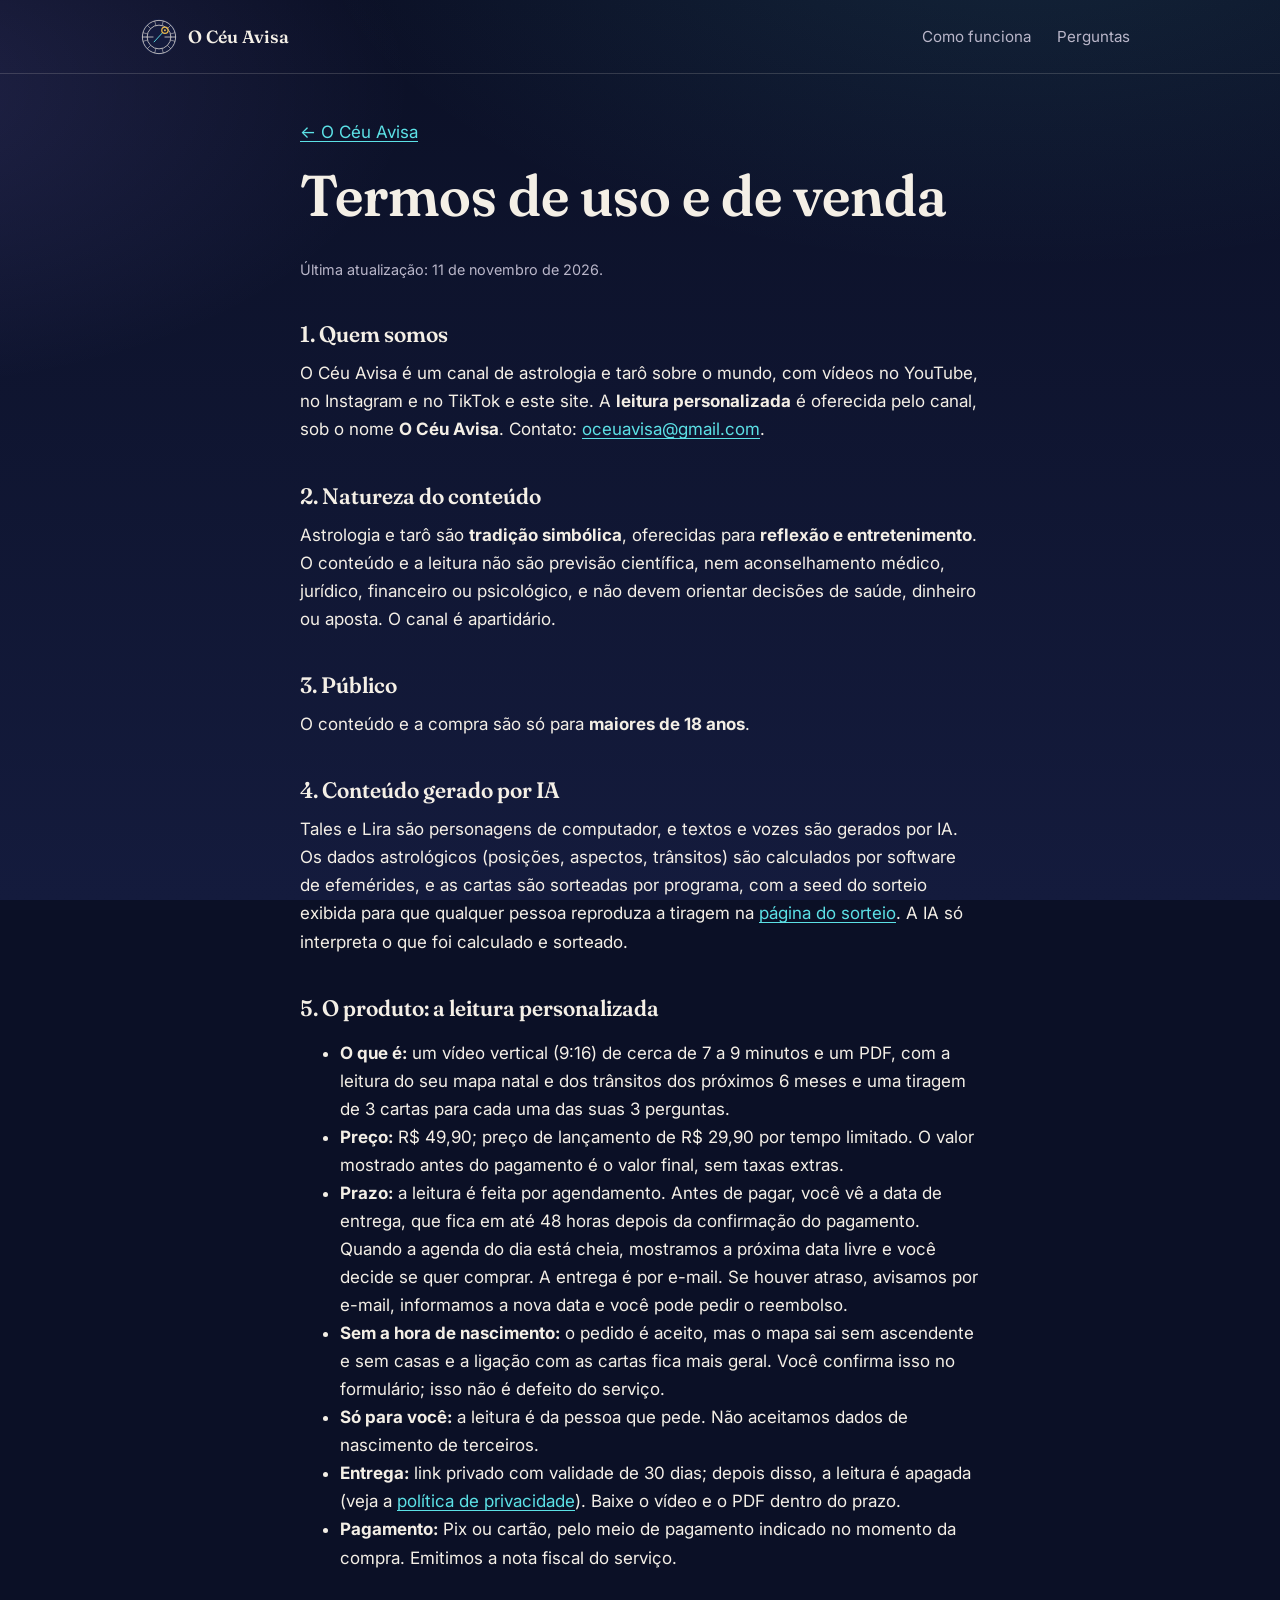
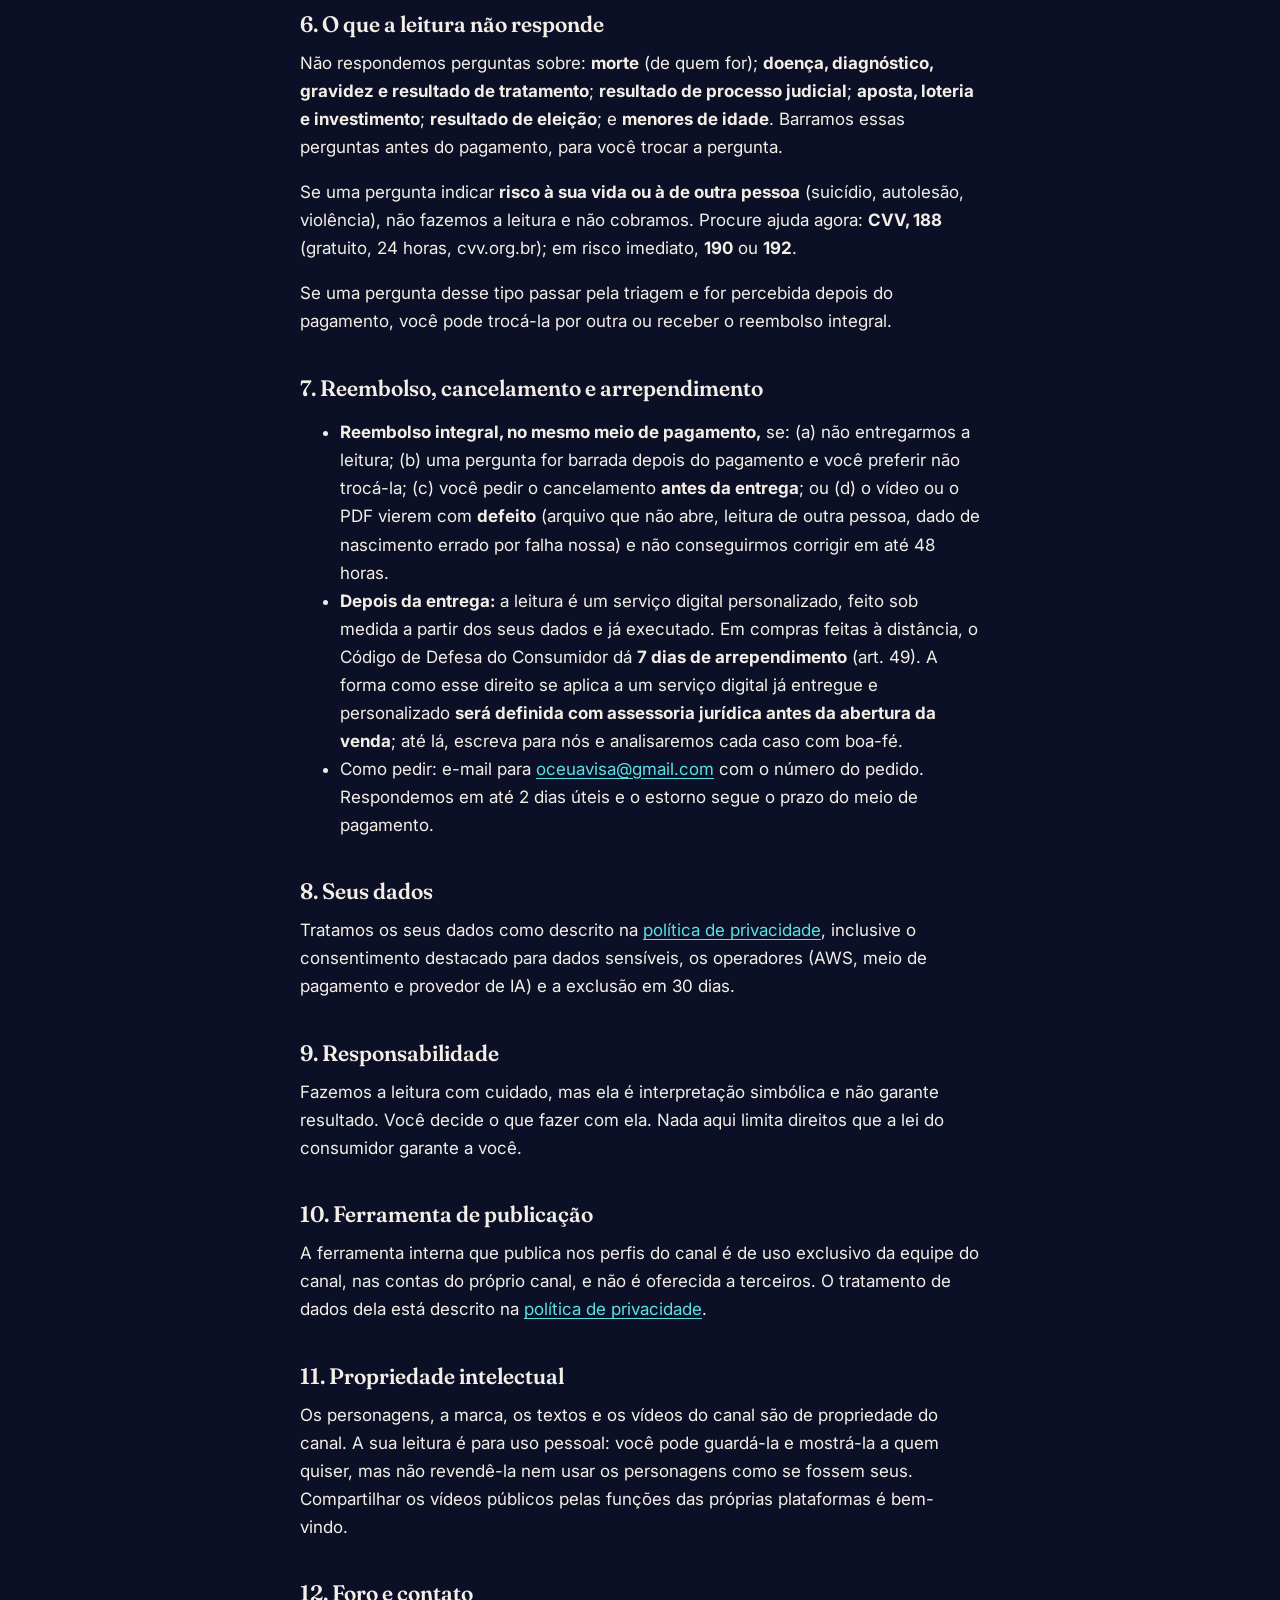
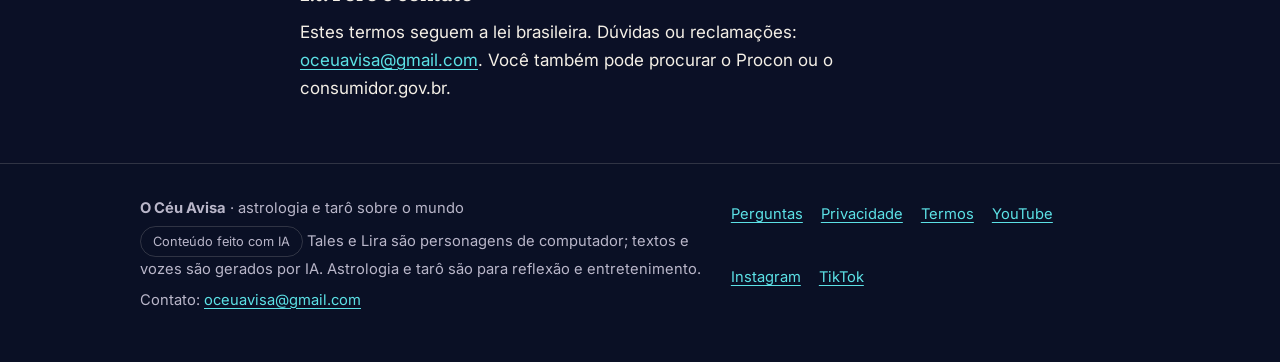
<file: termos.html>
<!doctype html>
<html lang="pt-BR">
<head>
<meta charset="utf-8">
<meta name="viewport" content="width=device-width, initial-scale=1">
<title>Termos de uso e de venda · O Céu Avisa</title>
<meta name="description" content="Termos da leitura personalizada: o que é, preço, prazo, o que não respondemos, reembolso e arrependimento.">

<meta name="referrer" content="no-referrer-when-downgrade">
<meta name="theme-color" content="#0B1026">
<link rel="canonical" href="https://oceuavisa.com.br/termos.html">
<meta property="og:site_name" content="O Céu Avisa">
<meta property="og:type" content="website">
<meta property="og:url" content="https://oceuavisa.com.br/termos.html">
<meta property="og:title" content="Termos de uso e de venda · O Céu Avisa">
<meta property="og:description" content="Termos da leitura personalizada: o que é, preço, prazo, o que não respondemos, reembolso e arrependimento.">
<meta property="og:image" content="https://oceuavisa.com.br/ativos/og.jpg">
<meta property="og:image:type" content="image/jpeg">
<meta property="og:image:width" content="1200">
<meta property="og:image:height" content="630">
<meta property="og:image:alt" content="Tales e Lira, os apresentadores de IA do canal O Céu Avisa, sobre um céu estrelado">
<meta property="og:locale" content="pt_BR">
<meta name="twitter:card" content="summary_large_image">
<meta name="twitter:title" content="Termos de uso e de venda · O Céu Avisa">
<meta name="twitter:description" content="Termos da leitura personalizada: o que é, preço, prazo, o que não respondemos, reembolso e arrependimento.">
<meta name="twitter:image" content="https://oceuavisa.com.br/ativos/og.jpg">
<link rel="icon" href="/foto-perfil.png">
<link rel="preload" href="/ativos/fontes/fraunces.woff2" as="font" type="font/woff2" crossorigin>
<script src="/ativos/config.js"></script>
<script src="/ativos/metrica.js"></script>
<link rel="stylesheet" href="/ativos/site.css?v=20261117a">
</head>
<body>
<a class="pular" href="#conteudo">Ir para o conteúdo</a>
<header class="topo"><div class="wrap">
  <a class="marca" href="/"><img src="/ativos/marca.svg" width="38" height="38" alt="">O Céu Avisa</a>
  <nav aria-label="Principal">
    <a class="opc" href="/#como-funciona">Como funciona</a>
    <a class="opc" href="/perguntas/">Perguntas</a>
    <a class="cta-mini so-venda" href="/leitura/">Quero a minha leitura</a>
  </nav>
</div></header>
<main id="conteudo">

<section><div class="wrap estreito texto">
  <p><a href="/">← O Céu Avisa</a></p>
  <h1>Termos de uso e de venda</h1>
  <p class="suave pequeno">Última atualização: 11 de novembro de 2026. <!-- PENDENTE: revisar com advogado (lista no README do site) --></p>

  <h2>1. Quem somos</h2>
  <p>O Céu Avisa é um canal de astrologia e tarô sobre o mundo, com vídeos no YouTube, no Instagram e no TikTok e este site. A <strong>leitura personalizada</strong> é oferecida pelo canal, sob o nome <strong>O Céu Avisa</strong>. Contato: <a href="mailto:oceuavisa@gmail.com">oceuavisa@gmail.com</a>.</p>

  <h2>2. Natureza do conteúdo</h2>
  <p>Astrologia e tarô são <strong>tradição simbólica</strong>, oferecidas para <strong>reflexão e entretenimento</strong>. O conteúdo e a leitura não são previsão científica, nem aconselhamento médico, jurídico, financeiro ou psicológico, e não devem orientar decisões de saúde, dinheiro ou aposta. O canal é apartidário.</p>

  <h2>3. Público</h2>
  <p>O conteúdo e a compra são só para <strong>maiores de 18 anos</strong>.</p>

  <h2>4. Conteúdo gerado por IA</h2>
  <p>Tales e Lira são personagens de computador, e textos e vozes são gerados por IA. Os dados astrológicos (posições, aspectos, trânsitos) são calculados por software de efemérides, e as cartas são sorteadas por programa, com a seed do sorteio exibida para que qualquer pessoa reproduza a tiragem na <a href="/sorteio/">página do sorteio</a>. A IA só interpreta o que foi calculado e sorteado.</p>

  <h2>5. O produto: a leitura personalizada</h2>
  <ul>
    <li><strong>O que é:</strong> um vídeo vertical (9:16) de cerca de 7 a 9 minutos e um PDF, com a leitura do seu mapa natal e dos trânsitos dos próximos 6 meses e uma tiragem de 3 cartas para cada uma das suas 3 perguntas.</li>
    <li><strong>Preço:</strong> R$ 49,90; preço de lançamento de R$ 29,90 por tempo limitado. O valor mostrado antes do pagamento é o valor final, sem taxas extras.</li>
    <li><strong>Prazo:</strong> a leitura é feita por agendamento. Antes de pagar, você vê a data de entrega, que fica em até 48 horas depois da confirmação do pagamento. Quando a agenda do dia está cheia, mostramos a próxima data livre e você decide se quer comprar. A entrega é por e-mail. Se houver atraso, avisamos por e-mail, informamos a nova data e você pode pedir o reembolso.</li>
    <li><strong>Sem a hora de nascimento:</strong> o pedido é aceito, mas o mapa sai sem ascendente e sem casas e a ligação com as cartas fica mais geral. Você confirma isso no formulário; isso não é defeito do serviço.</li>
    <li><strong>Só para você:</strong> a leitura é da pessoa que pede. Não aceitamos dados de nascimento de terceiros.</li>
    <li><strong>Entrega:</strong> link privado com validade de 30 dias; depois disso, a leitura é apagada (veja a <a href="/privacidade.html">política de privacidade</a>). Baixe o vídeo e o PDF dentro do prazo.</li>
    <li><strong>Pagamento:</strong> Pix ou cartão, pelo meio de pagamento indicado no momento da compra. Emitimos a nota fiscal do serviço. <!-- PENDENTE: confirmar o fluxo da NFS-e e se é preciso pedir o CPF (lista no README do site) --></li>
  </ul>

  <h2>6. O que a leitura não responde</h2>
  <p>Não respondemos perguntas sobre: <strong>morte</strong> (de quem for); <strong>doença, diagnóstico, gravidez e resultado de tratamento</strong>; <strong>resultado de processo judicial</strong>; <strong>aposta, loteria e investimento</strong>; <strong>resultado de eleição</strong>; e <strong>menores de idade</strong>. Barramos essas perguntas antes do pagamento, para você trocar a pergunta.</p>
  <p>Se uma pergunta indicar <strong>risco à sua vida ou à de outra pessoa</strong> (suicídio, autolesão, violência), não fazemos a leitura e não cobramos. Procure ajuda agora: <strong>CVV, 188</strong> (gratuito, 24 horas, cvv.org.br); em risco imediato, <strong>190</strong> ou <strong>192</strong>.</p>
  <p>Se uma pergunta desse tipo passar pela triagem e for percebida depois do pagamento, você pode trocá-la por outra ou receber o reembolso integral.</p>

  <h2 id="reembolso">7. Reembolso, cancelamento e arrependimento</h2>
  <ul>
    <li><strong>Reembolso integral, no mesmo meio de pagamento,</strong> se: (a) não entregarmos a leitura; (b) uma pergunta for barrada depois do pagamento e você preferir não trocá-la; (c) você pedir o cancelamento <strong>antes da entrega</strong>; ou (d) o vídeo ou o PDF vierem com <strong>defeito</strong> (arquivo que não abre, leitura de outra pessoa, dado de nascimento errado por falha nossa) e não conseguirmos corrigir em até 48 horas.</li>
    <li><strong>Depois da entrega:</strong> a leitura é um serviço digital personalizado, feito sob medida a partir dos seus dados e já executado. <!-- PENDENTE: revisar com advogado (lista no README do site) --> Em compras feitas à distância, o Código de Defesa do Consumidor dá <strong>7 dias de arrependimento</strong> (art. 49). A forma como esse direito se aplica a um serviço digital já entregue e personalizado <strong>será definida com assessoria jurídica antes da abertura da venda</strong>; até lá, <!-- PENDENTE: revisar com advogado (ver JURIDICO-PENDENTE.md) --> escreva para nós e analisaremos cada caso com boa-fé.</li>
    <li>Como pedir: e-mail para <a href="mailto:oceuavisa@gmail.com">oceuavisa@gmail.com</a> com o número do pedido. Respondemos em até 2 dias úteis e o estorno segue o prazo do meio de pagamento.</li>
  </ul>

  <h2>8. Seus dados</h2>
  <p>Tratamos os seus dados como descrito na <a href="/privacidade.html">política de privacidade</a>, inclusive o consentimento destacado para dados sensíveis, os operadores (AWS, meio de pagamento e provedor de IA) e a exclusão em 30 dias.</p>

  <h2>9. Responsabilidade</h2>
  <p>Fazemos a leitura com cuidado, mas ela é interpretação simbólica e não garante resultado. Você decide o que fazer com ela. Nada aqui limita direitos que a lei do consumidor garante a você.  <!-- PENDENTE: revisar com advogado (lista no README do site) --></p>

  <h2>10. Ferramenta de publicação</h2>
  <p>A ferramenta interna que publica nos perfis do canal é de uso exclusivo da equipe do canal, nas contas do próprio canal, e não é oferecida a terceiros. O tratamento de dados dela está descrito na <a href="/privacidade.html">política de privacidade</a>.</p>

  <h2>11. Propriedade intelectual</h2>
  <p>Os personagens, a marca, os textos e os vídeos do canal são de propriedade do canal. A sua leitura é para uso pessoal: você pode guardá-la e mostrá-la a quem quiser, mas não revendê-la nem usar os personagens como se fossem seus. Compartilhar os vídeos públicos pelas funções das próprias plataformas é bem-vindo.</p>

  <h2>12. Foro e contato</h2>
  <p>Estes termos seguem a lei brasileira. Dúvidas ou reclamações: <a href="mailto:oceuavisa@gmail.com">oceuavisa@gmail.com</a>. Você também pode procurar o Procon ou o consumidor.gov.br.</p>
</div></section>

</main>
<footer class="rodape-site"><div class="wrap">
  <div>
    <p><strong>O Céu Avisa</strong> · astrologia e tarô sobre o mundo</p>
    <p><span class="selo">Conteúdo feito com IA</span> Tales e Lira são personagens de computador; textos e vozes são gerados por IA. Astrologia e tarô são para reflexão e entretenimento.</p>
    <p>Contato: <a href="mailto:oceuavisa@gmail.com">oceuavisa@gmail.com</a></p>
  </div>
  <nav aria-label="Rodapé">
    <a class="so-venda" href="/leitura/">Pedir leitura</a>
    <a href="/perguntas/">Perguntas</a>
    <a href="/privacidade.html">Privacidade</a>
    <a href="/termos.html">Termos</a>
    <a href="https://www.youtube.com/channel/UC0RSvlqVQVnGeF4RLn_7RAg">YouTube</a>
    <a href="https://www.instagram.com/oceuavisa">Instagram</a>
    <a href="https://www.tiktok.com/@oceuavisa">TikTok</a>
  </nav>
</div></footer>

</body>
</html>
</file>
<file: ativos/site.css>
/* O Céu Avisa — estilo único do site. Tokens vindos de marketing/marca/marca.json.
   Mobile primeiro; sem framework; sem fonte externa. */
@font-face{font-family:"Fraunces";src:url("/ativos/fontes/fraunces.woff2") format("woff2");font-weight:100 900;font-display:swap}
@font-face{font-family:"Inter";src:url("/ativos/fontes/inter.woff2") format("woff2");font-weight:100 900;font-display:swap}

:root{
  --noite:#0B1026; --noite2:#141B3D; --noite3:#232B5C;
  --marfim:#F4EFE6; --suave:#B9B6C9; --ouro:#E8B94A; --ciano:#5CE1E6;
  --coral:#FF6B5E; --lavanda:#9C8CFF; --verde:#7FD1A8;
  --borda:rgba(244,239,230,.16);
  --serif:"Fraunces",Georgia,"Times New Roman",serif;
  --sans:"Inter",system-ui,-apple-system,"Segoe UI",Roboto,sans-serif;
  --raio:16px;
}
*{box-sizing:border-box}
html{-webkit-text-size-adjust:100%}
body{margin:0;background:var(--noite);color:var(--marfim);font:400 1.0625rem/1.65 var(--sans);min-height:100vh;display:flex;flex-direction:column;
  background-image:radial-gradient(1200px 600px at 80% -10%,rgba(92,225,230,.10),transparent 60%),radial-gradient(900px 500px at -10% 10%,rgba(156,140,255,.14),transparent 60%),linear-gradient(var(--noite),var(--noite2));
  background-attachment:fixed}
img{max-width:100%;height:auto}
a{color:var(--ciano);text-underline-offset:3px}
a:hover{color:#9af0f3}
:focus-visible{outline:3px solid var(--ouro);outline-offset:3px;border-radius:6px}
.so-leitor{position:absolute;width:1px;height:1px;overflow:hidden;clip:rect(0 0 0 0);white-space:nowrap}
.pular{position:absolute;left:-999px;top:8px;background:var(--ouro);color:var(--noite);padding:10px 14px;border-radius:8px;z-index:10}
.pular:focus{left:8px}

.wrap{width:100%;max-width:1040px;margin:0 auto;padding:0 20px}
.estreito{max-width:720px}
main{flex:1}
section{padding:44px 0}
h1,h2,h3{font-family:var(--serif);font-weight:600;font-variation-settings:"SOFT" 50,"opsz" 72;line-height:1.15;margin:0 0 .5em;text-wrap:balance}
h1{font-size:clamp(2.1rem,8.5vw,3.6rem)}
h2{font-size:clamp(1.6rem,5.5vw,2.3rem)}
h3{font-size:1.2rem}
p{margin:0 0 1em}
.lead{font-size:1.15rem;color:var(--marfim)}
.suave{color:var(--suave)}
.pequeno{font-size:.9rem}
.sobre{font:600 .8rem/1.4 var(--sans);letter-spacing:.12em;text-transform:uppercase;color:var(--ouro);margin:0 0 14px;display:block}

/* topo */
.topo{padding:14px 0;border-bottom:1px solid var(--borda)}
.topo .wrap{display:flex;align-items:center;justify-content:space-between;gap:12px}
.marca{display:flex;align-items:center;gap:10px;color:var(--marfim);text-decoration:none;font:600 1.1rem var(--serif)}
.marca img{width:38px;height:38px;border-radius:50%}
.topo nav{display:flex;gap:6px;align-items:center}
.topo nav a{color:var(--suave);text-decoration:none;padding:10px 10px;font-size:.95rem;border-radius:8px}
.topo nav a:hover{color:var(--marfim)}
.topo nav a.cta-mini{white-space:nowrap;background:var(--ouro);color:var(--noite);font-weight:600}
@media(max-width:560px){.topo nav a.opc{display:none}}

/* botões */
.btn{display:inline-flex;align-items:center;justify-content:center;gap:8px;min-height:52px;padding:14px 28px;border-radius:999px;border:2px solid var(--ouro);background:var(--ouro);color:var(--noite);font:700 1.05rem var(--sans);text-decoration:none;cursor:pointer;transition:transform .15s,background .15s}
.btn:hover{background:#f3c969;color:var(--noite);transform:translateY(-1px)}
.btn.sec{background:transparent;color:var(--ouro)}
.btn.sec:hover{background:rgba(232,185,74,.12);color:var(--ouro)}
.btn[disabled]{opacity:.45;cursor:not-allowed;transform:none}
.btn.cheio{width:100%}
@media(prefers-reduced-motion:reduce){*{transition:none!important;scroll-behavior:auto!important}}

/* hero */
.hero{padding:36px 0 24px}
.hero .wrap{display:grid;gap:28px}
.hero .dupla{display:flex;justify-content:center}
.hero .dupla img{width:min(78%,320px);border-radius:50%;border:2px solid rgba(232,185,74,.5);box-shadow:0 0 80px rgba(92,225,230,.18)}
.hero .acoes{display:flex;flex-wrap:wrap;gap:12px;margin:24px 0 10px}
.preco{display:inline-flex;align-items:baseline;gap:10px;flex-wrap:wrap}
.preco b{font:600 2rem var(--serif);color:var(--ouro)}
.preco s{color:var(--suave)}
.selo{display:inline-block;font-size:.8rem;border:1px solid var(--borda);border-radius:999px;padding:4px 12px;color:var(--suave)}
@media(min-width:860px){.hero .wrap{grid-template-columns:1.2fr .8fr;align-items:center;gap:56px}.hero{padding:64px 0 40px}.hero.com-abertura .wrap{grid-template-columns:1fr minmax(0,450px);gap:48px}}

/* cartões e grades */
.grade{display:grid;gap:16px}
@media(min-width:720px){.grade.tres{grid-template-columns:repeat(3,1fr)}.grade.dois{grid-template-columns:repeat(2,1fr)}}
@media(min-width:720px){html[data-venda="espera"] .grade.por-modo{grid-template-columns:repeat(2,1fr)}}
.cartao{background:rgba(20,27,61,.72);border:1px solid var(--borda);border-radius:var(--raio);padding:22px}
.cartao h3{margin-bottom:.35em}
.cartao p:last-child{margin-bottom:0}
.passo-n{display:inline-grid;place-items:center;width:36px;height:36px;border-radius:50%;background:rgba(232,185,74,.15);color:var(--ouro);font:700 1rem var(--sans);margin-bottom:10px}
.lista{padding-left:1.2em;margin:0 0 1em}
.lista li{margin-bottom:.45em}
.lista.ok{list-style:none;padding:0}
.lista.ok li{padding-left:1.7em;position:relative}
.lista.ok li::before{content:"✓";position:absolute;left:0;color:var(--verde);font-weight:700}
.lista.nao{list-style:none;padding:0}
.lista.nao li{padding-left:1.7em;position:relative}
.lista.nao li::before{content:"×";position:absolute;left:.1em;color:var(--coral);font-weight:700}

/* vídeo de amostra (9:16) */
.amostra-video{display:block;width:min(100%,300px);height:auto;aspect-ratio:9/16;margin:0 auto;border-radius:22px;border:1px solid var(--borda);background:var(--noite)}
.amostra figcaption{width:min(100%,300px);margin:10px auto 0;text-align:center}
.amostra{display:grid;gap:24px;align-items:center}
@media(min-width:760px){.amostra{grid-template-columns:300px 1fr;gap:48px}}
.poster{position:relative;aspect-ratio:9/16;width:min(100%,300px);margin:0 auto;border-radius:22px;overflow:hidden;border:1px solid var(--borda);
  background:radial-gradient(circle at 50% 28%,rgba(92,225,230,.22),transparent 55%),linear-gradient(170deg,var(--noite3),var(--noite) 70%);display:flex;flex-direction:column;justify-content:space-between;padding:16px}
.poster .roda{width:62%;aspect-ratio:1;margin:30px auto 0;border-radius:50%;border:2px solid rgba(232,185,74,.55);position:relative;box-shadow:inset 0 0 0 14px rgba(11,16,38,.6),inset 0 0 0 15px rgba(232,185,74,.25)}
.poster .roda::after{content:"";position:absolute;inset:30%;border-radius:50%;border:1px dashed rgba(92,225,230,.6)}
.poster .tag{align-self:flex-start;font-size:.7rem;font-weight:700;letter-spacing:.06em;text-transform:uppercase;background:rgba(11,16,38,.8);border:1px solid var(--borda);padding:4px 10px;border-radius:999px;color:var(--marfim)}
.poster .rodape{display:flex;align-items:flex-end;gap:10px}
.poster .rodape img{width:44%;border-radius:12px}
.poster .rodape .cap{font:800 .95rem/1.2 var(--sans);text-transform:uppercase;color:var(--marfim);text-shadow:0 2px 0 var(--noite);padding-bottom:8px}
.poster .play{position:absolute;left:50%;top:38%;transform:translate(-50%,-50%);width:68px;height:68px;border-radius:50%;background:rgba(232,185,74,.92);display:grid;place-items:center;opacity:.55}
.poster .play::after{content:"";border-left:20px solid var(--noite);border-top:12px solid transparent;border-bottom:12px solid transparent;margin-left:6px}
.poster .em-breve{position:absolute;left:0;right:0;top:50%;text-align:center;font:600 .8rem var(--sans);letter-spacing:.1em;text-transform:uppercase;color:var(--ouro);margin-top:20px}

/* confiança */
.faixa{border-top:1px solid var(--borda);border-bottom:1px solid var(--borda);background:rgba(11,16,38,.5)}

/* formulário */
form{display:block}
fieldset{border:1px solid var(--borda);border-radius:var(--raio);padding:20px 18px 8px;margin:0 0 22px;min-width:0}
legend{font:600 1.15rem var(--serif);padding:0 8px;color:var(--ouro)}
.campo{margin-bottom:18px}
label,.rot{display:block;font-weight:600;margin-bottom:6px}
.dica{display:block;font-weight:400;color:var(--suave);font-size:.9rem;margin-top:2px}
input[type=text],input[type=email],input[type=date],input[type=time],textarea{width:100%;font:inherit;color:var(--marfim);background:var(--noite);border:1.5px solid rgba(244,239,230,.4);border-radius:12px;padding:13px 14px;min-height:50px;color-scheme:dark}
textarea{resize:vertical;min-height:96px}
input:focus,textarea:focus{border-color:var(--ouro);outline:2px solid var(--ouro);outline-offset:1px}
input[aria-invalid=true],textarea[aria-invalid=true]{border-color:var(--coral)}
.linha{display:grid;gap:14px}
@media(min-width:560px){.linha.dois{grid-template-columns:1fr 1fr}}
.contador{font-size:.85rem;color:var(--suave);text-align:right;margin-top:4px}
.erro{color:#ff9a90;font-size:.92rem;margin-top:6px;display:none}
.erro.on{display:block}
.marca-check{display:flex;gap:12px;align-items:flex-start;margin-bottom:14px;font-weight:400;cursor:pointer}
.marca-check input{width:24px;height:24px;min-width:24px;margin:2px 0 0;accent-color:var(--ouro)}
.destaque{border:2px solid var(--ouro);border-radius:12px;padding:14px;background:rgba(232,185,74,.07);margin-bottom:14px}
.destaque .marca-check{margin-bottom:0}
.aviso{border-left:4px solid var(--coral);background:rgba(255,107,94,.09);padding:14px 16px;border-radius:0 12px 12px 0;margin:0 0 16px}
.aviso.info{border-color:var(--ciano);background:rgba(92,225,230,.08)}
.aviso.crise{border-color:var(--coral);background:rgba(255,107,94,.14)}
.resumo dl{display:grid;grid-template-columns:auto 1fr;gap:6px 16px;margin:0}
.resumo dt{color:var(--suave)}
.resumo dd{margin:0;overflow-wrap:anywhere}
.resumo ol{margin:0;padding-left:1.2em}
[hidden]{display:none!important}
.modo-demo{background:var(--lavanda);color:var(--noite);font-weight:600;font-size:.88rem;text-align:center;padding:8px 14px}

/* texto corrido (legais, perguntas) */
.texto h2{margin-top:1.8em;font-size:1.4rem}
.texto h3{margin-top:1.4em}
.rev{display:inline-block;font-size:.78rem;font-weight:600;background:rgba(255,107,94,.15);color:#ffb0a8;border:1px solid rgba(255,107,94,.5);border-radius:6px;padding:1px 8px;vertical-align:middle;white-space:nowrap}
.faq details{border:1px solid var(--borda);border-radius:12px;margin-bottom:10px;background:rgba(20,27,61,.6)}
.faq summary{cursor:pointer;padding:16px 18px;font-weight:600;list-style:none;display:flex;justify-content:space-between;gap:12px}
.faq summary::after{content:"+";color:var(--ouro);font-weight:700}
.faq details[open] summary::after{content:"–"}
.faq summary::-webkit-details-marker{display:none}
.faq details>div{padding:0 18px 12px}

/* rodapé */
.rodape-site{border-top:1px solid var(--borda);padding:32px 0 44px;color:var(--suave);font-size:.92rem;background:rgba(11,16,38,.7)}
.rodape-site .wrap{display:grid;gap:18px}
.rodape-site nav{display:flex;flex-wrap:wrap;gap:4px 18px}
.rodape-site nav a{padding:6px 0}
.rodape-site p{margin:0 0 .4em}
.marc{background:rgba(232,185,74,.18);color:var(--ouro);padding:0 5px;border-radius:4px;font-family:ui-monospace,Menlo,monospace;font-size:.9em}
@media(min-width:760px){.rodape-site .wrap{grid-template-columns:1.4fr 1fr}}

/* interruptor da venda (ativos/config.js): sem data-venda="aberta" tudo que é de compra some */
html:not([data-venda="aberta"]) .so-venda{display:none!important}
html[data-venda="aberta"] .so-fechada{display:none!important}
/* preço (config.js PRECO): "esconder" tira .so-preco e mostra .sem-preco */
html[data-preco="esconder"] .so-preco{display:none!important}
html:not([data-preco="esconder"]) .sem-preco{display:none!important}
/* lista de espera (config.js MODO "espera"): .so-espera só aparece nesse modo; .nao-espera some nele */
html:not([data-venda="espera"]) .so-espera{display:none!important}
html[data-venda="espera"] .nao-espera{display:none!important}
.lista-espera input[type=email]{font-size:1.05rem}
.isca{position:absolute!important;left:-5000px!important;width:1px;height:1px;overflow:hidden}
.ok-lista{border-left:4px solid var(--verde);background:rgba(127,209,168,.10);padding:16px 18px;border-radius:0 12px 12px 0;margin:0 0 16px}
.ok-lista p{margin:12px 0 0}
.regras-cupom{margin:0 0 18px}
.cupom{display:grid;gap:10px;justify-items:start;margin:14px 0 4px;padding:16px;border:2px dashed var(--ouro);border-radius:12px;background:rgba(232,185,74,.08)}
.cupom-rotulo{font-size:.85rem;letter-spacing:.08em;text-transform:uppercase;color:var(--ouro)}
.cupom-codigo{font:700 clamp(1.5rem,6vw,2rem)/1.1 ui-monospace,SFMono-Regular,Menlo,Consolas,monospace;letter-spacing:.06em;user-select:all;word-break:break-all}
.cupom-pct-linha{font-size:.92rem}
.cupom-pct-linha strong,.cupom-pct-linha s,.cupom-cheio,.cupom-preco{white-space:nowrap}
.dupla-mini{display:flex;gap:14px;align-items:center;margin:0 0 6px}
.dupla-mini img{width:64px;height:64px;border-radius:50%;border:2px solid rgba(232,185,74,.5);object-fit:cover}
.sair-lista summary{cursor:pointer;color:var(--suave);font-size:.95rem}
.sair-lista[open] summary{margin-bottom:12px}
</file>
